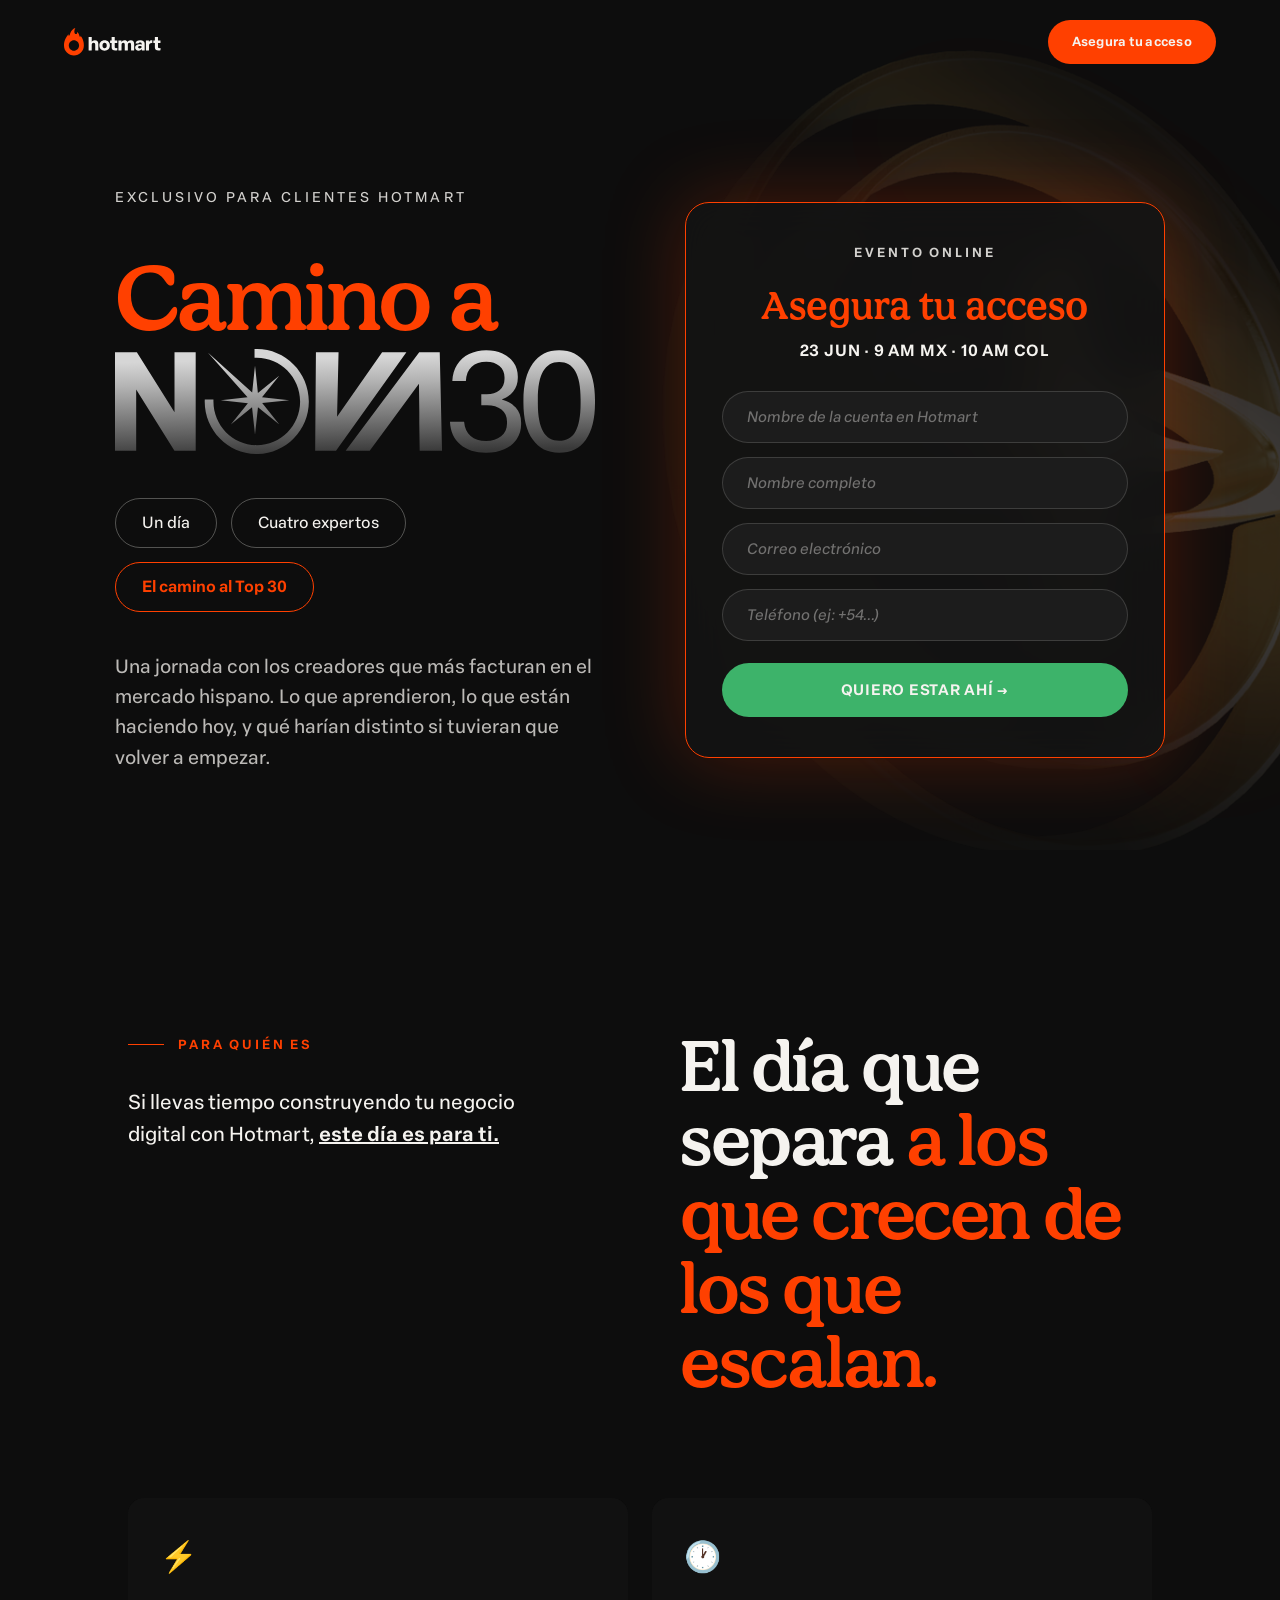
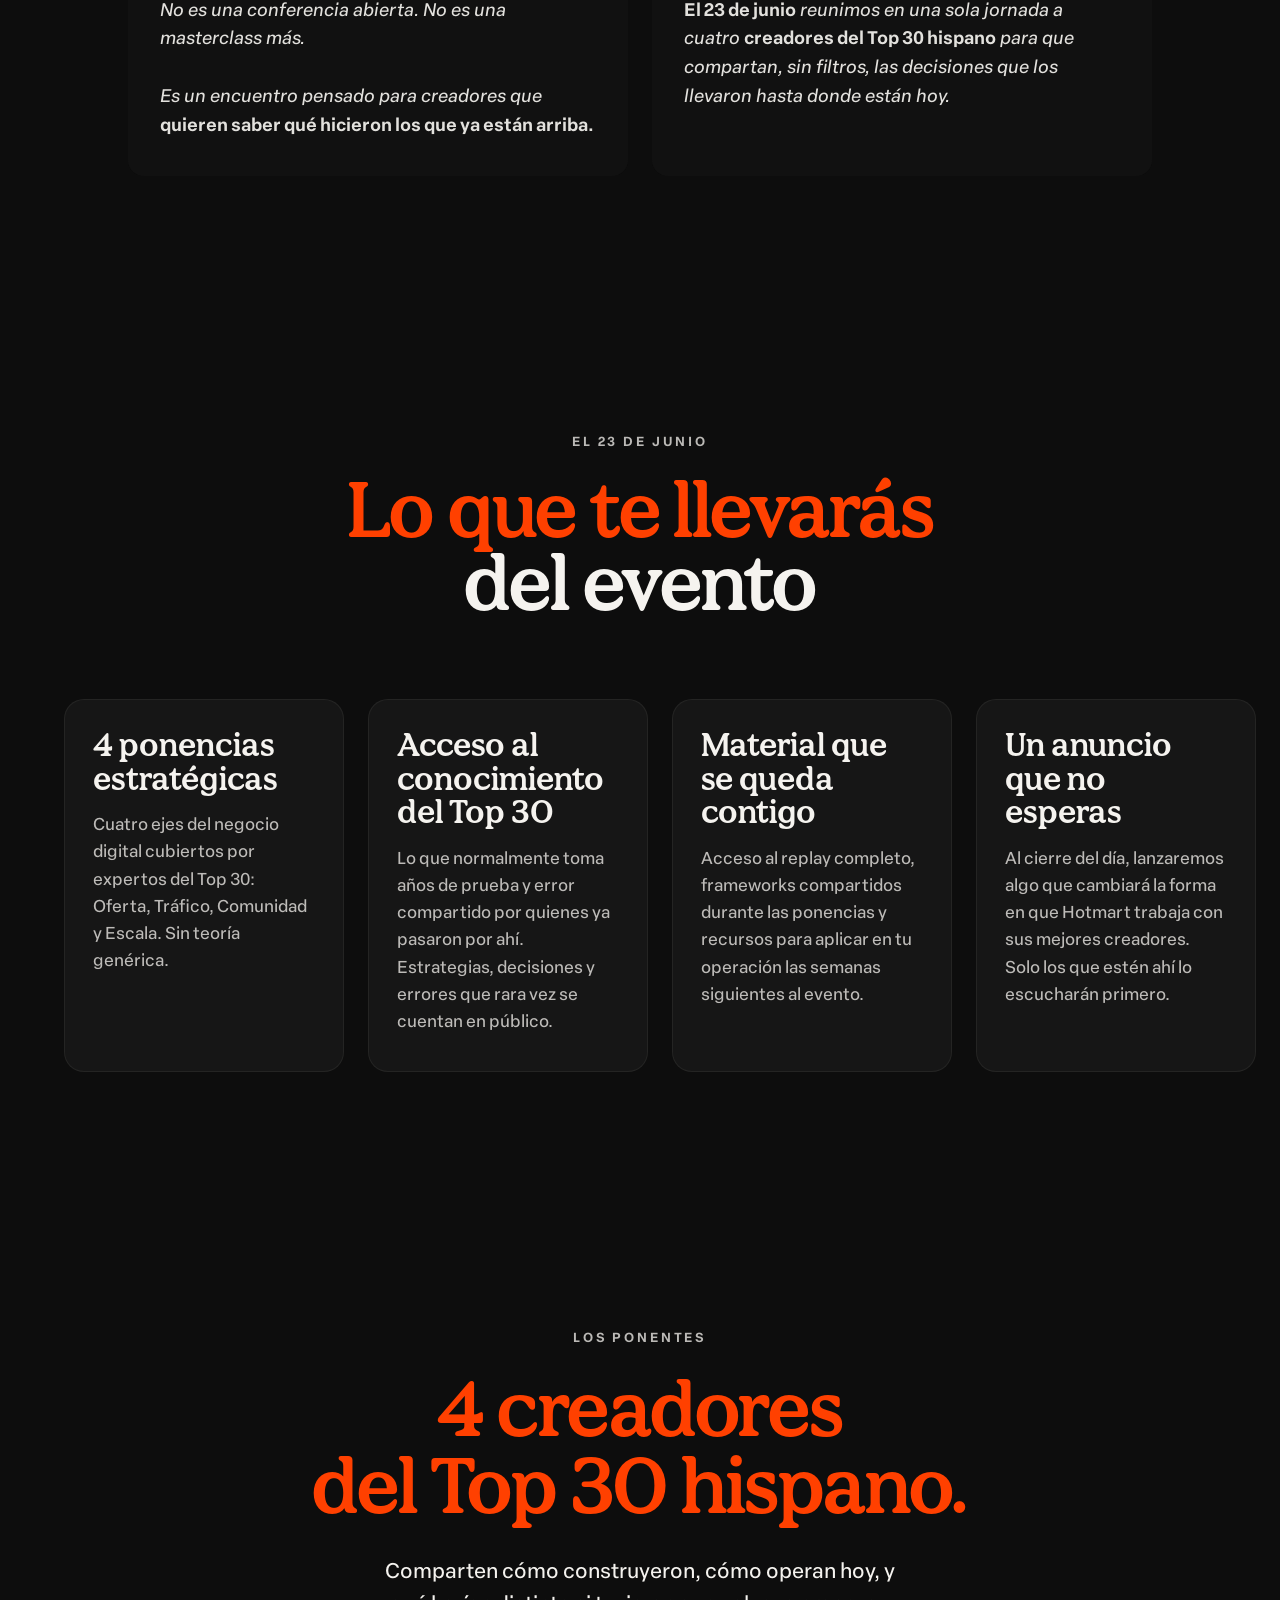
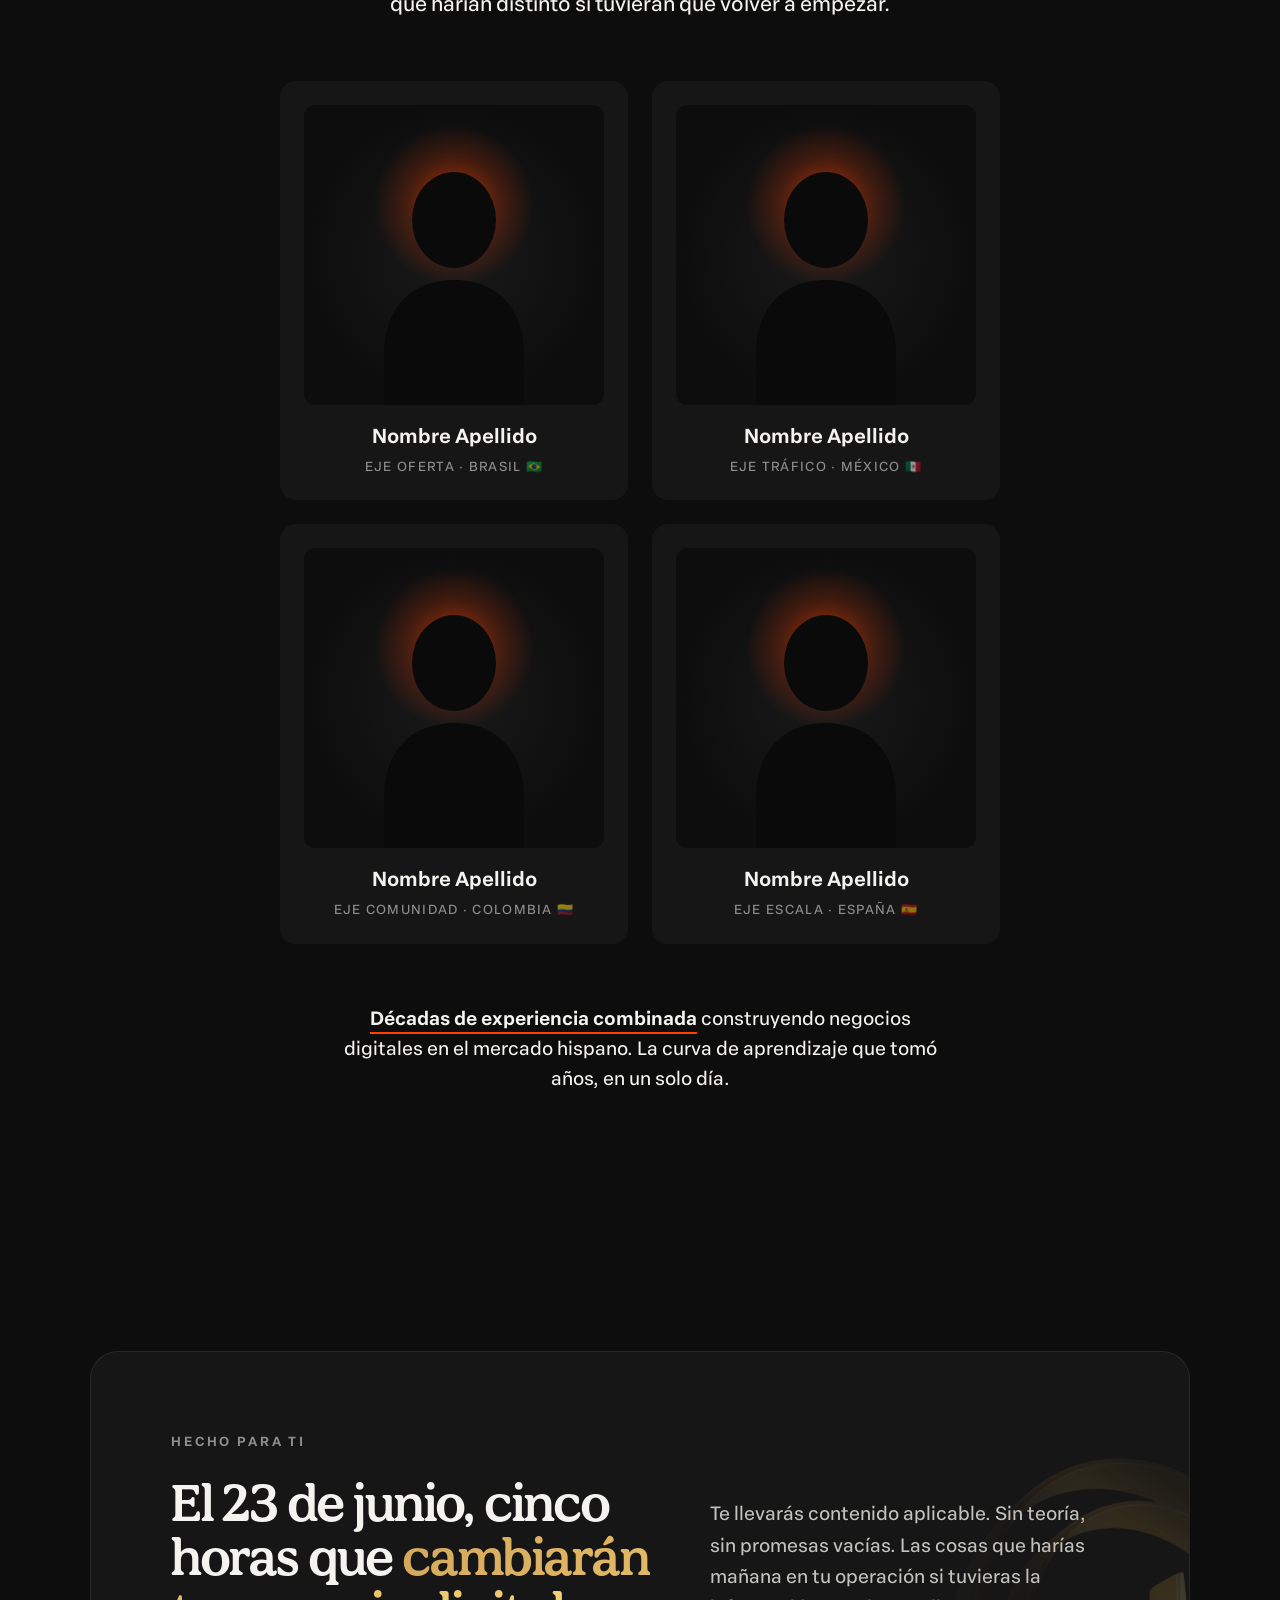
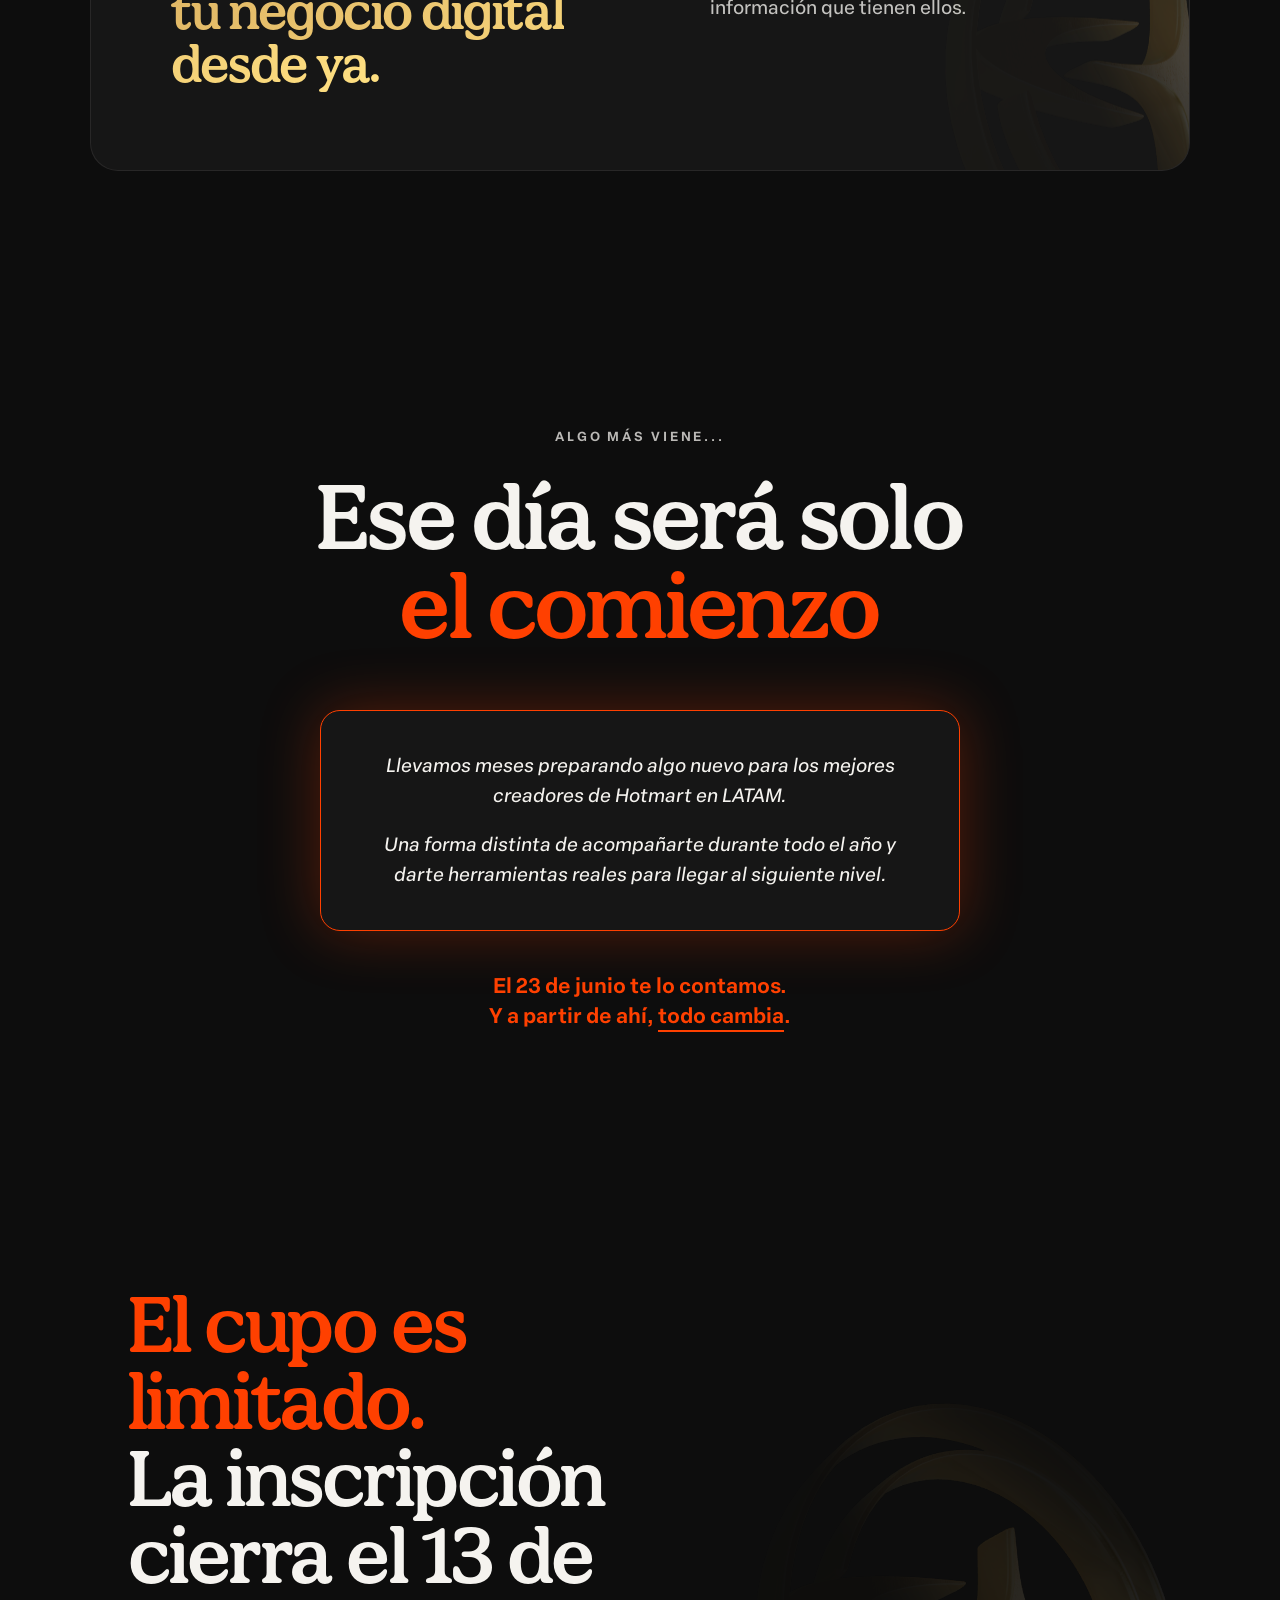
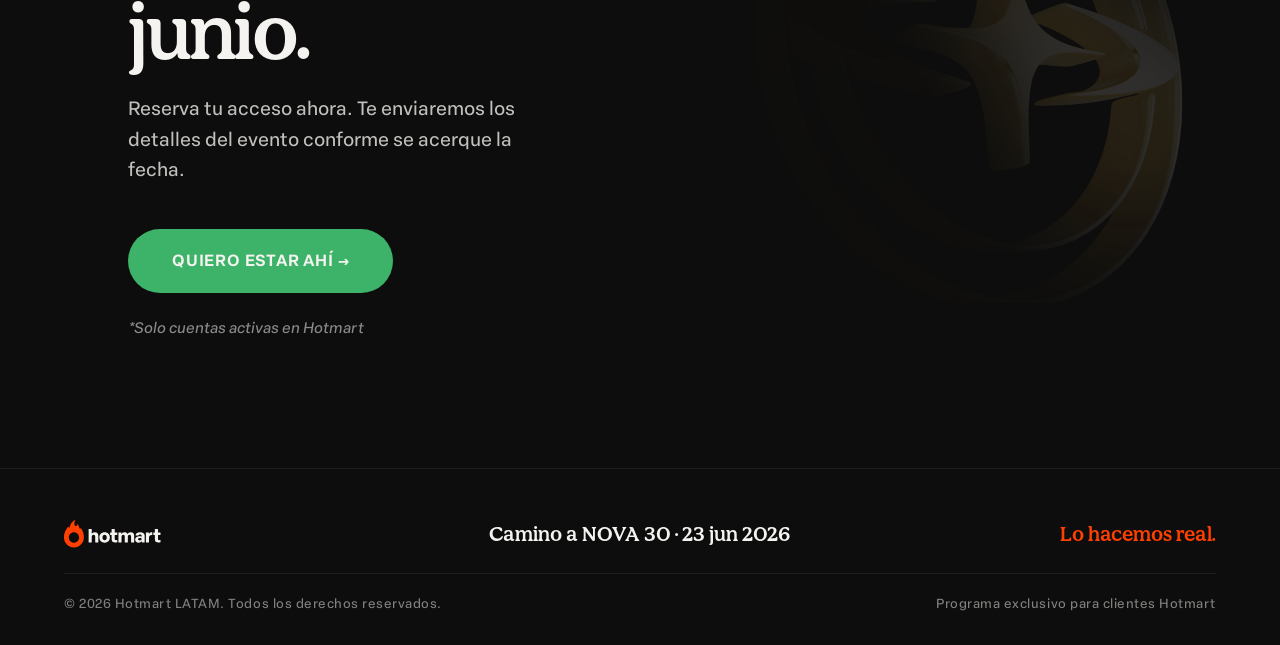
<file: index.html>
<!DOCTYPE html>
<html lang="es">
<head>
<meta charset="UTF-8">
<meta name="viewport" content="width=device-width, initial-scale=1.0">
<title>Camino a NOVA 30 — Hotmart</title>
<meta name="description" content="Una jornada con los creadores que más facturan en el mercado hispano. 23 de junio 2026. Exclusivo para clientes Hotmart.">
<meta property="og:title" content="Camino a NOVA 30 — Hotmart">
<meta property="og:description" content="Un día. Cuatro expertos. El camino al Top 30.">
<meta property="og:type" content="website">
<link rel="preload" href="assets/fonts/HotmartDisplay-Regular.woff2" as="font" type="font/woff2" crossorigin>
<link rel="preload" href="assets/fonts/HotmartSansRegular.woff2" as="font" type="font/woff2" crossorigin>
<link rel="stylesheet" href="css/base.css">
<link rel="stylesheet" href="css/blocks.css">
</head>
<body>

<!-- Grano global -->
<div class="grain-overlay"></div>

<!-- ============ NAV ============ -->
<nav class="nav" id="nav">
  <a href="#hero" class="nav-logo">
    <img src="assets/logos/ES_Hotmart_Logo_02_Color_Negative.svg" alt="Hotmart">
  </a>
  <div class="nav-meta">
    <span>Camino a NOVA 30 · 23 Jun 2026</span>
  </div>
  <a href="#form-target" class="nav-cta">Asegura tu acceso</a>
</nav>

<!-- ============ HERO ============ -->
<section class="hero" id="hero">
  <div class="hero-orb">
    <img src="assets/orbs/orb-gold.svg" alt="">
  </div>

  <div class="hero-content">
    <div class="hero-eyebrow">EXCLUSIVO PARA CLIENTES HOTMART</div>

    <h1>
      <span class="hero-camino display">Camino a</span>
      <span class="hero-nova">
        <img src="assets/logos/nova30-logo.svg" alt="NOVA 30">
      </span>
    </h1>

    <div class="hero-chips">
      <span class="hero-chip">Un día</span>
      <span class="hero-chip">Cuatro expertos</span>
      <span class="hero-chip accent">El camino al Top 30</span>
    </div>

    <p class="hero-subtitle">
      Una jornada con los creadores que más facturan en el mercado hispano. Lo que aprendieron, lo que están haciendo hoy, y qué harían distinto si tuvieran que volver a empezar.
    </p>
  </div>

  <div class="hero-form-wrap" id="form-target">
    <form class="hero-form" id="hero-form" novalidate>
  <p class="form-tag">EVENTO ONLINE</p>
  <h2 class="form-title">Asegura tu acceso</h2>
  <p class="form-date">23 JUN · 9 AM MX · 10 AM COL</p>
      
  <div class="form-field">
    <input list="contas-list" id="conta-input" class="form-input" placeholder="Nombre de la cuenta en Hotmart" required>
    <datalist id="contas-list">
      </datalist>
    <input type="hidden" name="unique_id" id="unique_id_real">
  </div>
  
  <div class="form-field">
    <input type="text" name="name" id="nome-completo" class="form-input" placeholder="Nombre completo" required autocomplete="name">
  </div>
  
  <div class="form-field">
    <input type="email" name="email" id="correo-electronico" class="form-input" placeholder="Correo electrónico" required autocomplete="email">
  </div>
  
  <div class="form-field">
    <input type="tel" name="phone" id="telefono-cliente" class="form-input" placeholder="Teléfono (ej: +54...)" required>
  </div>
  
  <button type="submit" class="form-submit" id="btn-enviar">QUIERO ESTAR AHÍ →</button>
  <div class="form-error" role="alert"></div>
  <div class="form-success" role="status"></div>
</form>
  </div>
</section>

<!-- ============ BLOQUE 2 — PARA QUIÉN ES ============ -->
<section class="para-quien">
  <div class="container">
    <div class="para-quien-grid">
      <div class="reveal">
        <div class="eyebrow">PARA QUIÉN ES</div>
        <p class="para-quien-intro">
          Si llevas tiempo construyendo tu negocio digital con Hotmart, <strong><u>este día es para ti.</u></strong>
        </p>
      </div>
      <div class="reveal" data-reveal-delay="100">
        <h2 class="para-quien-title display">
          El día que separa <em>a los que crecen de los que escalan.</em>
        </h2>
      </div>
    </div>

    <div class="para-quien-cards">
      <div class="pq-card reveal" data-reveal-delay="200">
        <div class="pq-card-icon">⚡</div>
        <p>
          <em>No es una conferencia abierta. No es una masterclass más.</em><br><br>
          Es un encuentro pensado para creadores que <strong>quieren saber qué hicieron los que ya están arriba.</strong>
        </p>
      </div>
      <div class="pq-card reveal" data-reveal-delay="300">
        <div class="pq-card-icon">🕐</div>
        <p>
          <em><strong>El 23 de junio</strong> reunimos en una sola jornada a cuatro <strong>creadores del Top 30 hispano</strong> para que compartan, sin filtros, las decisiones que los llevaron hasta donde están hoy.</em>
        </p>
      </div>
    </div>
  </div>
</section>

<!-- ============ BLOQUE 3 — QUÉ TE LLEVARÁS ============ -->
<section class="que-llevaras">
  <div class="que-llevaras-header reveal">
    <span class="que-llevaras-eyebrow">EL 23 DE JUNIO</span>
    <h2 class="que-llevaras-title display">
      <span class="accent">Lo que te llevarás</span><br>del evento
    </h2>
  </div>

  <div class="cards-carousel">
    <article class="card reveal">
      <h3 class="card-title">4 ponencias estratégicas</h3>
      <p class="card-body">
        Cuatro ejes del negocio digital cubiertos por expertos del Top 30: Oferta, Tráfico, Comunidad y Escala. Sin teoría genérica.
      </p>
      <img src="assets/illustrations/card-01-robot.svg" alt="" class="card-illustration">
    </article>

    <article class="card reveal" data-reveal-delay="100">
      <h3 class="card-title">Acceso al conocimiento del Top 30</h3>
      <p class="card-body">
        Lo que normalmente toma años de prueba y error compartido por quienes ya pasaron por ahí. Estrategias, decisiones y errores que rara vez se cuentan en público.
      </p>
      <img src="assets/illustrations/card-02-astronaut.svg" alt="" class="card-illustration">
    </article>

    <article class="card reveal" data-reveal-delay="200">
      <h3 class="card-title">Material que se queda contigo</h3>
      <p class="card-body">
        Acceso al replay completo, frameworks compartidos durante las ponencias y recursos para aplicar en tu operación las semanas siguientes al evento.
      </p>
      <img src="assets/illustrations/card-03-notebook.svg" alt="" class="card-illustration">
    </article>

    <article class="card reveal" data-reveal-delay="300">
      <h3 class="card-title">Un anuncio que no esperas</h3>
      <p class="card-body">
        Al cierre del día, lanzaremos algo que cambiará la forma en que Hotmart trabaja con sus mejores creadores. Solo los que estén ahí lo escucharán primero.
      </p>
      <img src="assets/illustrations/card-04-bird.svg" alt="" class="card-illustration">
    </article>
  </div>
</section>

<!-- ============ BLOQUE 4 — LOS PONENTES ============ -->
<section class="ponentes">
  <div class="container reveal">
    <div class="ponentes-eyebrow">LOS PONENTES</div>
    <h2 class="ponentes-title display">4 creadores<br>del Top 30 hispano.</h2>
    <p class="ponentes-subtitle">
      Comparten cómo construyeron, cómo operan hoy, y qué harían distinto si tuvieran que volver a empezar.
    </p>

    <div class="ponentes-grid">
      <div class="ponente-card">
        <div class="ponente-img"><img src="assets/speakers/placeholder.svg" alt=""></div>
        <div class="ponente-name">Nombre Apellido</div>
        <div class="ponente-eje">Eje Oferta · Brasil 🇧🇷</div>
      </div>
      <div class="ponente-card">
        <div class="ponente-img"><img src="assets/speakers/placeholder.svg" alt=""></div>
        <div class="ponente-name">Nombre Apellido</div>
        <div class="ponente-eje">Eje Tráfico · México 🇲🇽</div>
      </div>
      <div class="ponente-card">
        <div class="ponente-img"><img src="assets/speakers/placeholder.svg" alt=""></div>
        <div class="ponente-name">Nombre Apellido</div>
        <div class="ponente-eje">Eje Comunidad · Colombia 🇨🇴</div>
      </div>
      <div class="ponente-card">
        <div class="ponente-img"><img src="assets/speakers/placeholder.svg" alt=""></div>
        <div class="ponente-name">Nombre Apellido</div>
        <div class="ponente-eje">Eje Escala · España 🇪🇸</div>
      </div>
    </div>

    <p class="ponentes-footer">
      <strong>Décadas de experiencia combinada</strong> construyendo negocios digitales en el mercado hispano. La curva de aprendizaje que tomó años, en un solo día.
    </p>
  </div>
</section>

<!-- ============ BLOQUE 5 — PERSONALIZADO ============ -->
<section class="personalizado">
  <div class="personalizado-card gold">
    <img src="assets/orbs/orb-gold.svg" alt="" class="personalizado-orb">
    <div class="personalizado-content">
      <div class="personalizado-tag">HECHO PARA TI</div>
      <h2 class="personalizado-title display">
        El 23 de junio, cinco horas que <span class="accent">cambiarán tu negocio digital desde ya.</span>
      </h2>
    </div>
    <div class="personalizado-body">
      <p>Te llevarás contenido aplicable. Sin teoría, sin promesas vacías. Las cosas que harías mañana en tu operación si tuvieras la información que tienen ellos.</p>
    </div>
  </div>
</section>

<!-- ============ BLOQUE 6 — TEASER ============ -->
<section class="teaser">
  <div class="container reveal">
    <div class="teaser-eyebrow">ALGO MÁS VIENE...</div>
    <h2 class="teaser-title display">
      Ese día será solo<br><span class="accent">el comienzo</span>
    </h2>

    <div class="teaser-box reveal" data-reveal-delay="200">
      <p>Llevamos meses preparando algo nuevo para los mejores creadores de Hotmart en LATAM.</p>
      <p>Una forma distinta de acompañarte durante todo el año y darte herramientas reales para llegar al siguiente nivel.</p>
    </div>

    <p class="teaser-payoff reveal" data-reveal-delay="400">
      El 23 de junio te lo contamos.<br>Y a partir de ahí, <strong>todo cambia</strong>.
    </p>
  </div>
</section>

<!-- ============ BLOQUE 7 — CIERRE ============ -->
<section class="cierre" id="cierre">
  <img src="assets/orbs/orb-gold.svg" alt="" class="cierre-orb">
  <div class="container">
    <div class="cierre-content reveal">
      <h2 class="cierre-title display">
        <span class="accent">El cupo es limitado.</span><br>La inscripción cierra el 13 de junio.
      </h2>
      <p class="cierre-subtitle">
        Reserva tu acceso ahora. Te enviaremos los detalles del evento conforme se acerque la fecha.
      </p>
      <a href="#form-target" class="cierre-cta">QUIERO ESTAR AHÍ →</a>
      <p class="cierre-note">*Solo cuentas activas en Hotmart</p>
    </div>
  </div>
</section>

<!-- ============ FOOTER ============ -->
<footer class="footer">
  <div class="footer-grid">
    <div class="footer-logo">
      <img src="assets/logos/ES_Hotmart_Logo_02_Color_Negative.svg" alt="Hotmart">
    </div>
    <div class="footer-event">Camino a NOVA 30 · 23 jun 2026</div>
    <div class="footer-tagline">Lo hacemos real.</div>
  </div>
  <div class="footer-meta">
    <span>© 2026 Hotmart LATAM. Todos los derechos reservados.</span>
    <span>Programa exclusivo para clientes Hotmart</span>
  </div>
</footer>

<script src="js/main.js"></script>

<script>
document.addEventListener('DOMContentLoaded', function() {
    const contasInput = document.getElementById('conta-input');
    const datalist = document.getElementById('contas-list');
    const hiddenInput = document.getElementById('unique_id_real');
    const formElemento = document.getElementById('hero-form');
    
    let nombreGrupoSeleccionado = "";

    // 1. Carrega o arquivo JSON diretamente da raiz da Vercel
    fetch('./comunidad_gold_account_names.json')
        .then(response => {
            if (!response.ok) throw new Error('Archivo de cuentas no encontrado');
            return response.json();
        })
        .then(data => {
            datalist.innerHTML = "";
            data.forEach(item => {
                const option = document.createElement('option');
                option.value = `${item.account_group_name} - ${item.user_account_name}`;
                option.setAttribute('data-id', item.unique_id);
                option.setAttribute('data-grupo', item.account_group_name);
                datalist.appendChild(option);
            });
            console.log("Cuentas cargadas con éxito.");
        })
        .catch(error => console.error('Error al cargar cuentas:', error));

    // 2. Detecta a conta selecionada para extrair o ID e Grupo
    contasInput.addEventListener('input', function() {
        const val = this.value;
        const options = datalist.options;
        hiddenInput.value = "";
        nombreGrupoSeleccionado = "";

        for (let i = 0; i < options.length; i++) {
            if (options[i].value === val) {
                hiddenInput.value = options[i].getAttribute('data-id');
                nombreGrupoSeleccionado = options[i].getAttribute('data-grupo');
                break;
            }
        }
    });

    // 3. Envia os dados para a Serverless Function nativa (/api/subscribe)
    if (formElemento) {
        formElemento.addEventListener('submit', async function(e) {
            e.preventDefault();

            if (!hiddenInput.value) {
                alert("Seleccione su cuenta de Hotmart del menú desplegable. Si no la encuentra entre las opciones, por favor póngase en contacto con su gerente de cuentas.");
                return;
            }

            const datosFormulario = {
                email: document.getElementById('correo-electronico').value,
                nombre: document.getElementById('nome-completo').value,
                telefono: document.getElementById('telefono-cliente').value,
                unique_id: hiddenInput.value,
                nombre_grupo: nombreGrupoSeleccionado
            };

            const botonEnviar = document.getElementById('btn-enviar');
            const textoOriginal = botonEnviar ? botonEnviar.innerText : "QUIERO ESTAR AHÍ →";
            
            if (botonEnviar) {
                botonEnviar.disabled = true;
                botonEnviar.innerText = "Procesando...";
            }

            try {
                const respuesta = await fetch('/api/subscribe', {
                    method: 'POST',
                    headers: { 'Content-Type': 'application/json' },
                    body: JSON.stringify(datosFormulario)
                });

                if (respuesta.ok) {
                    window.location.href = 'gracias.html';
                } else {
                    alert("Hubo un error en la inscripción. Por favor, intente de nuevo.");
                }
            } catch (error) {
                console.error("Error de conexión:", error);
                alert("Error de conexión con el servidor.");
            } finally {
                if (botonEnviar) {
                    botonEnviar.disabled = false;
                    botonEnviar.innerText = textoOriginal;
                }
            }
        });
    }
});
</script>

</body>
</html>
</file>
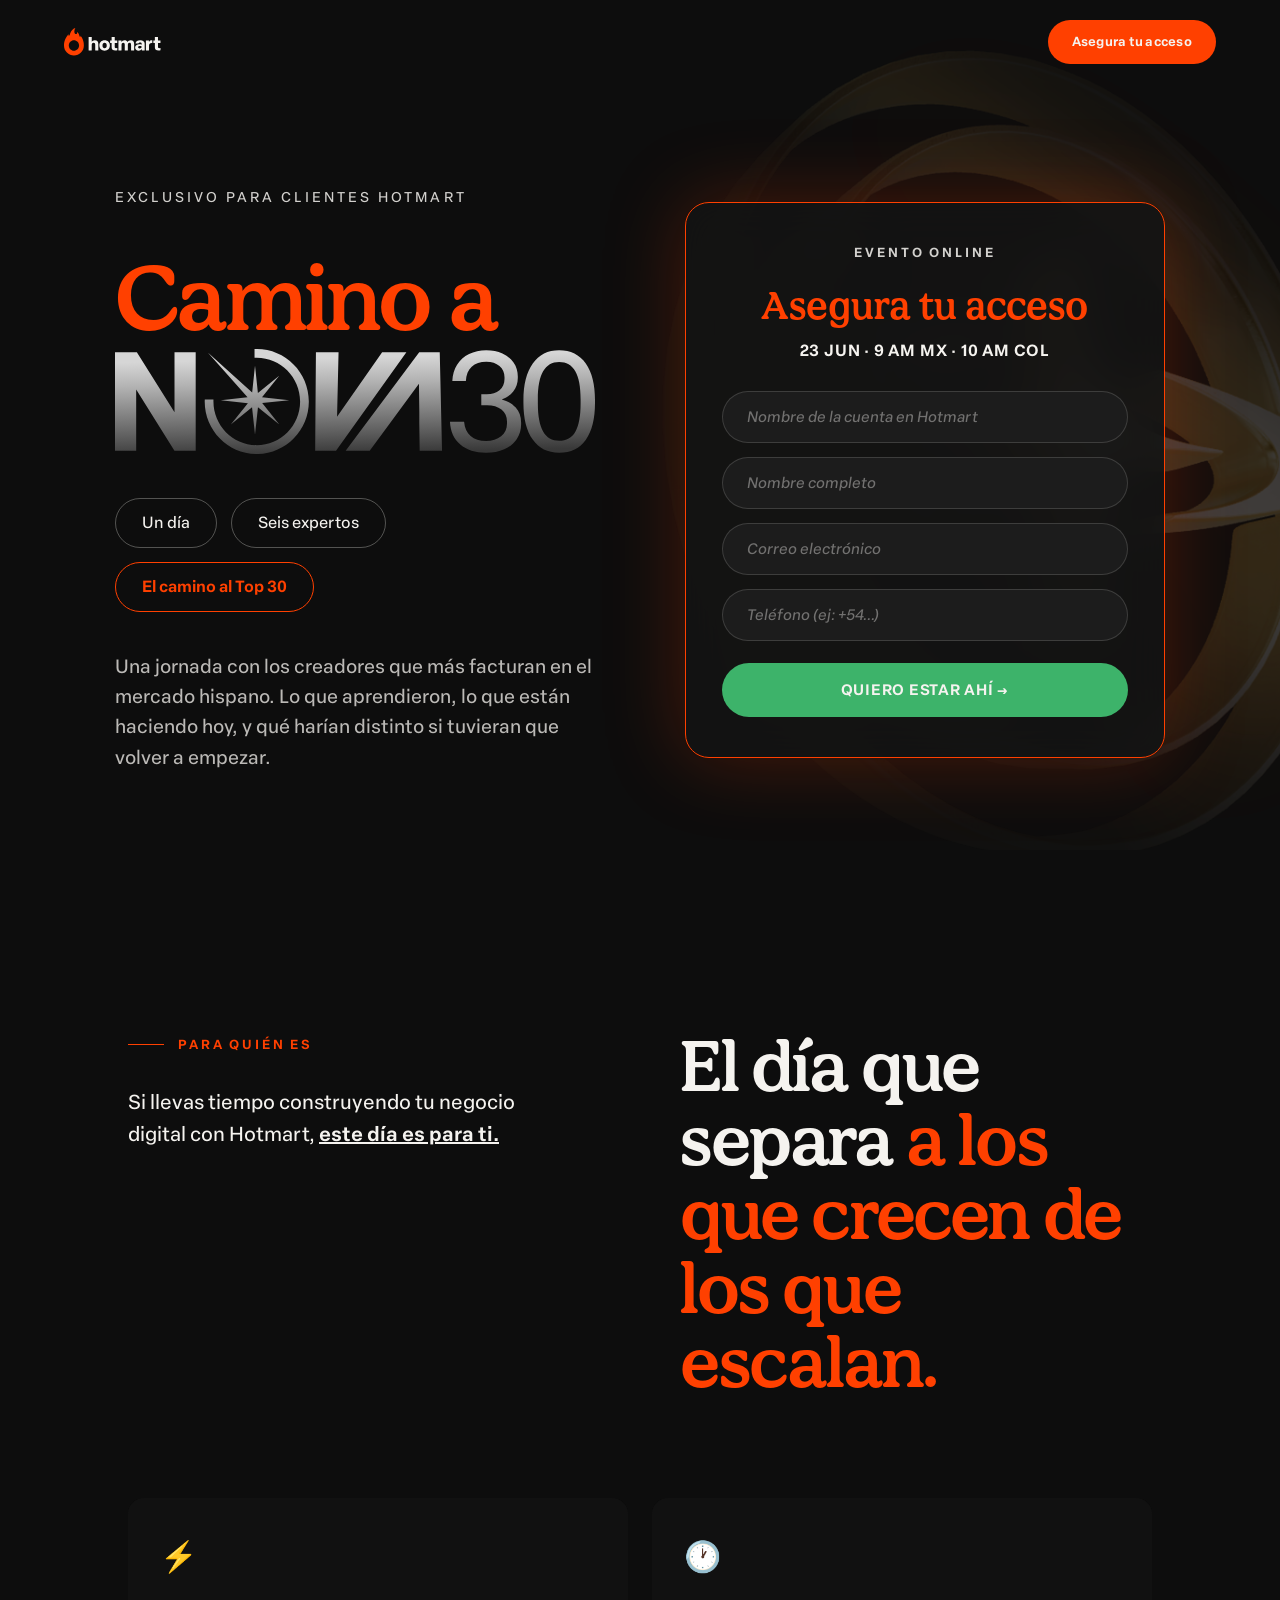
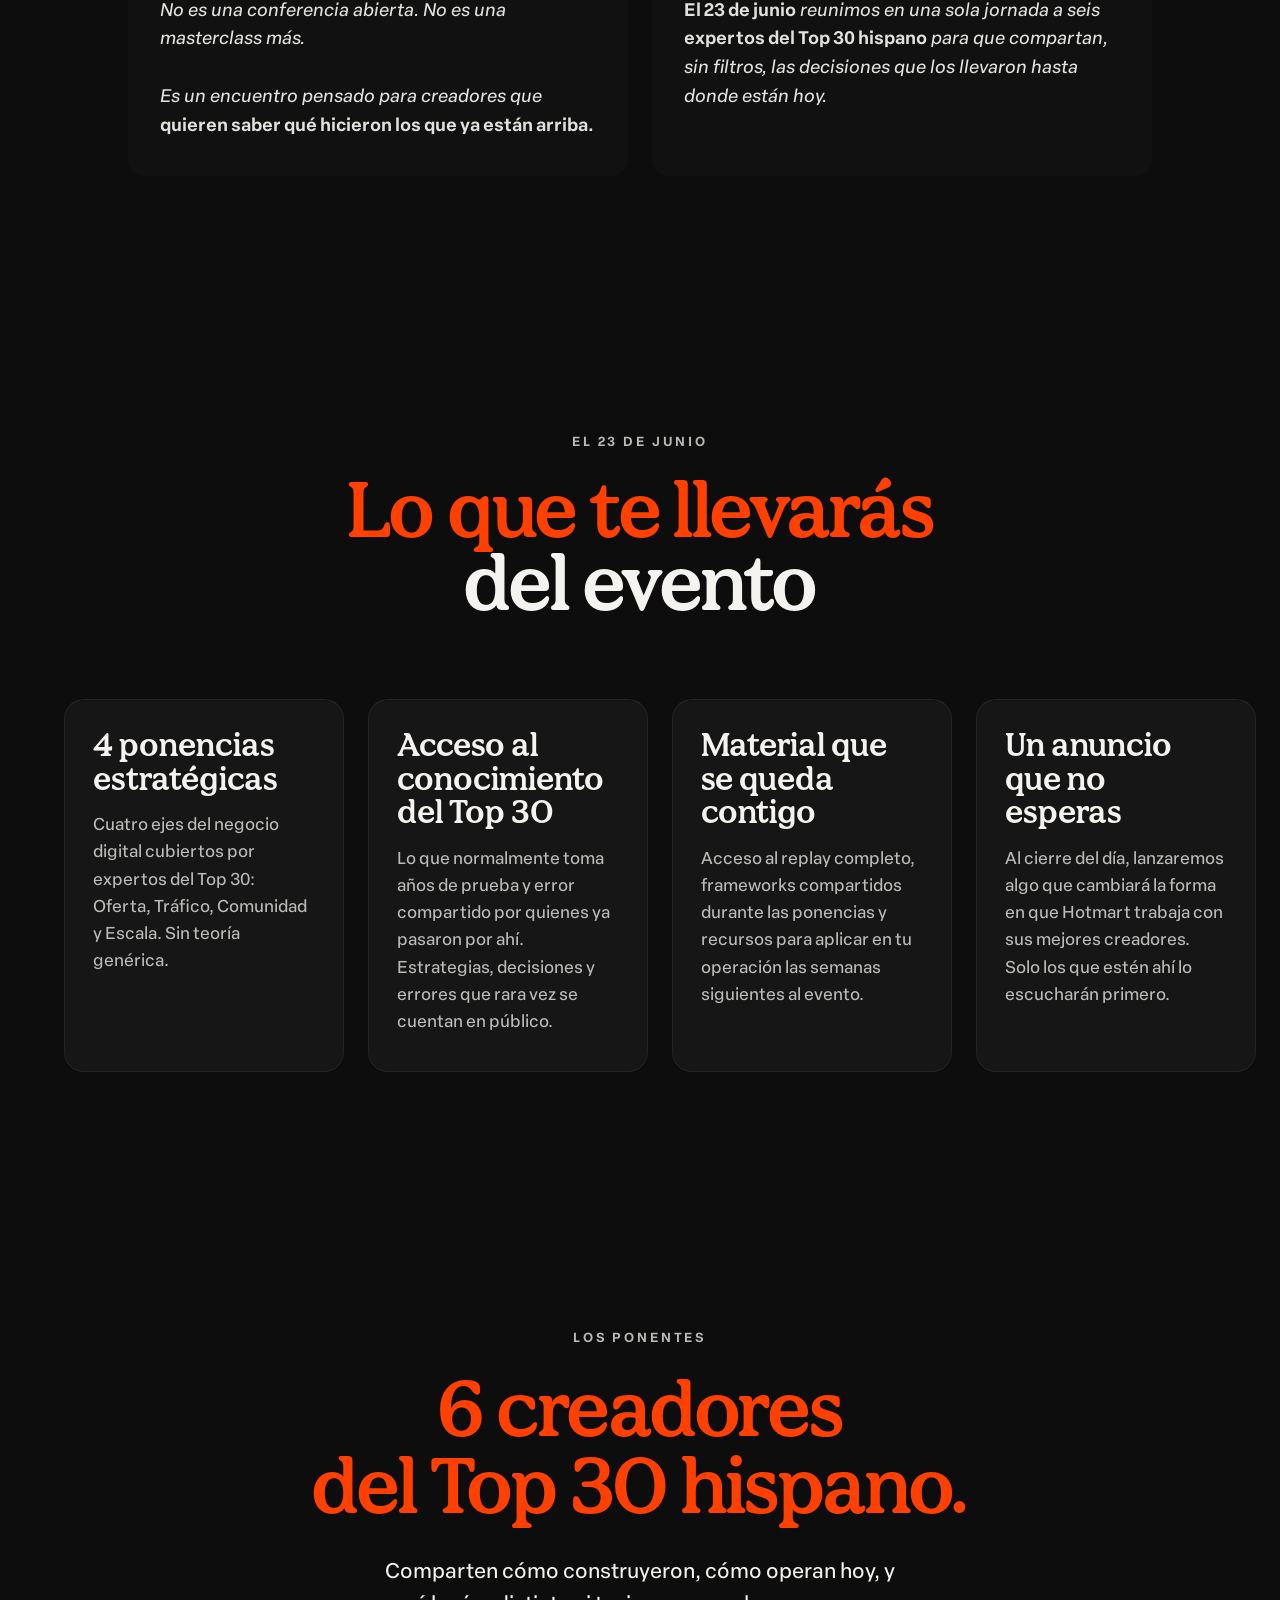
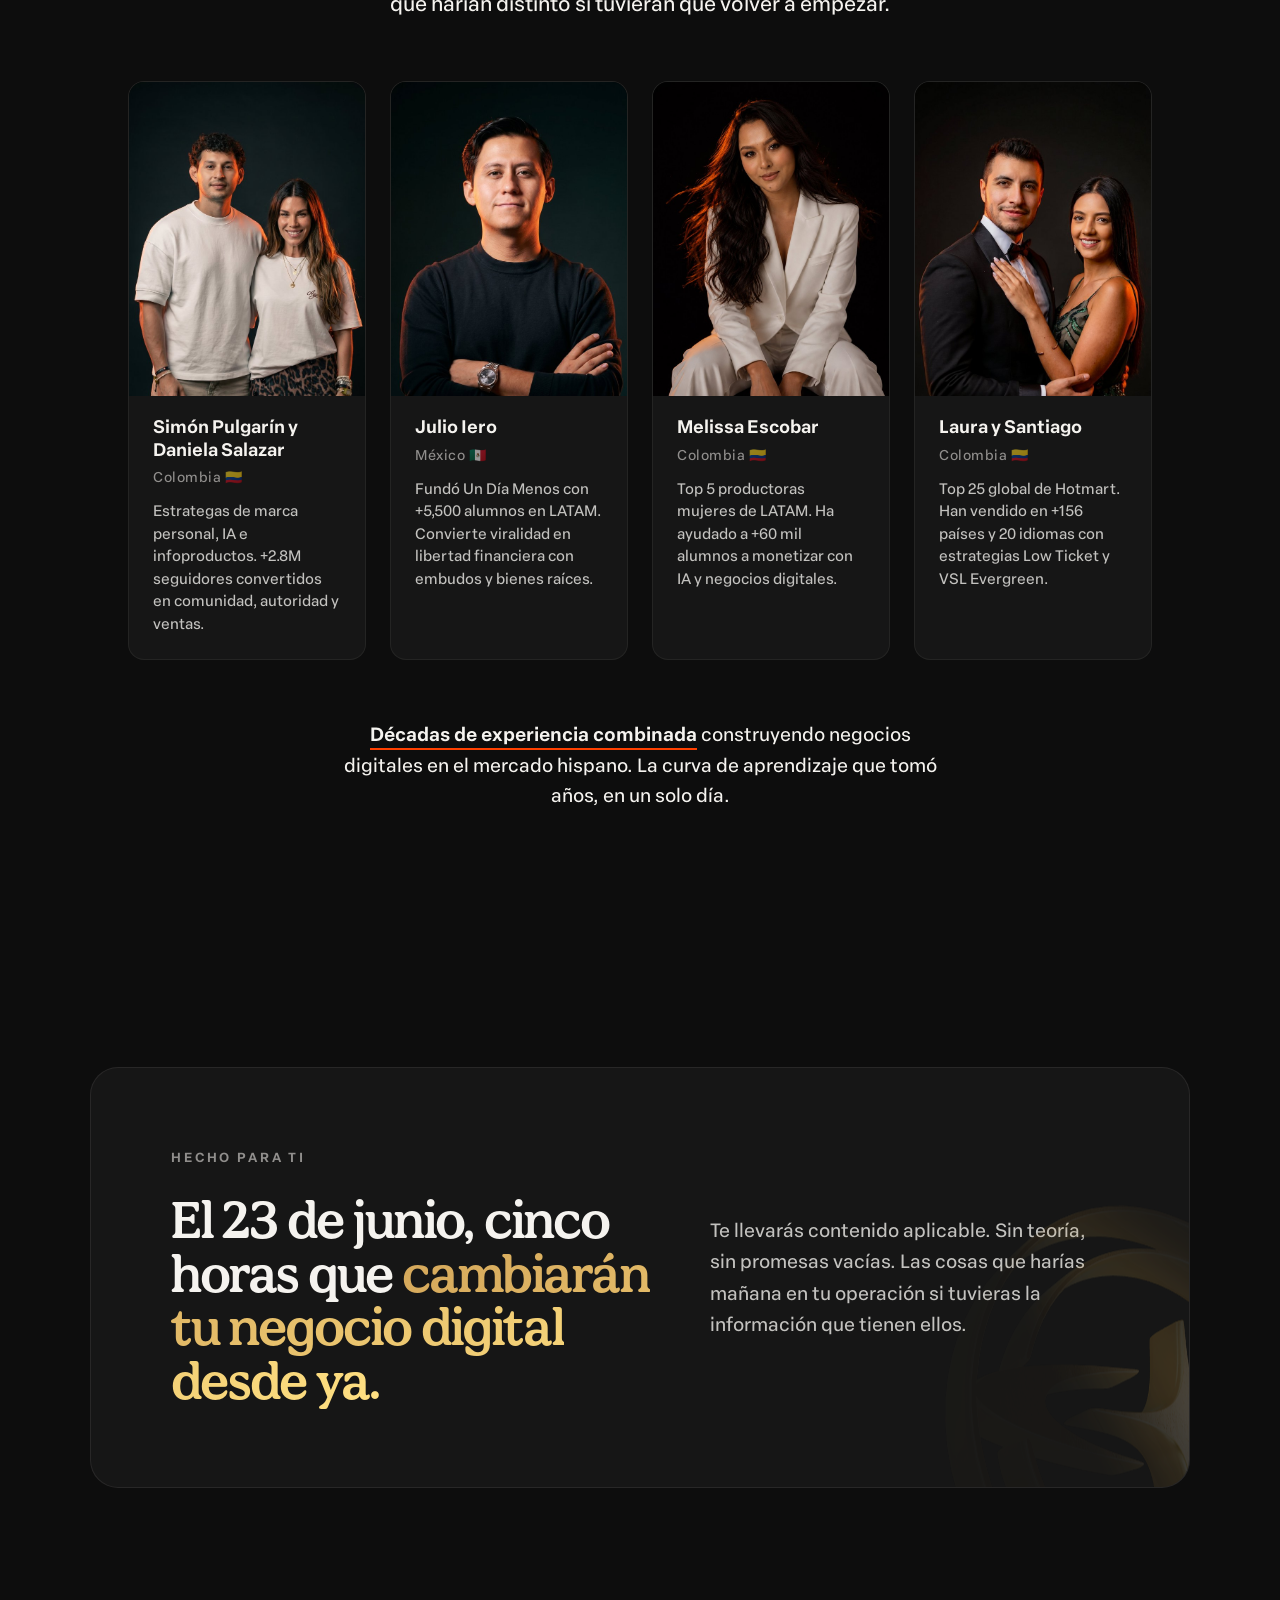
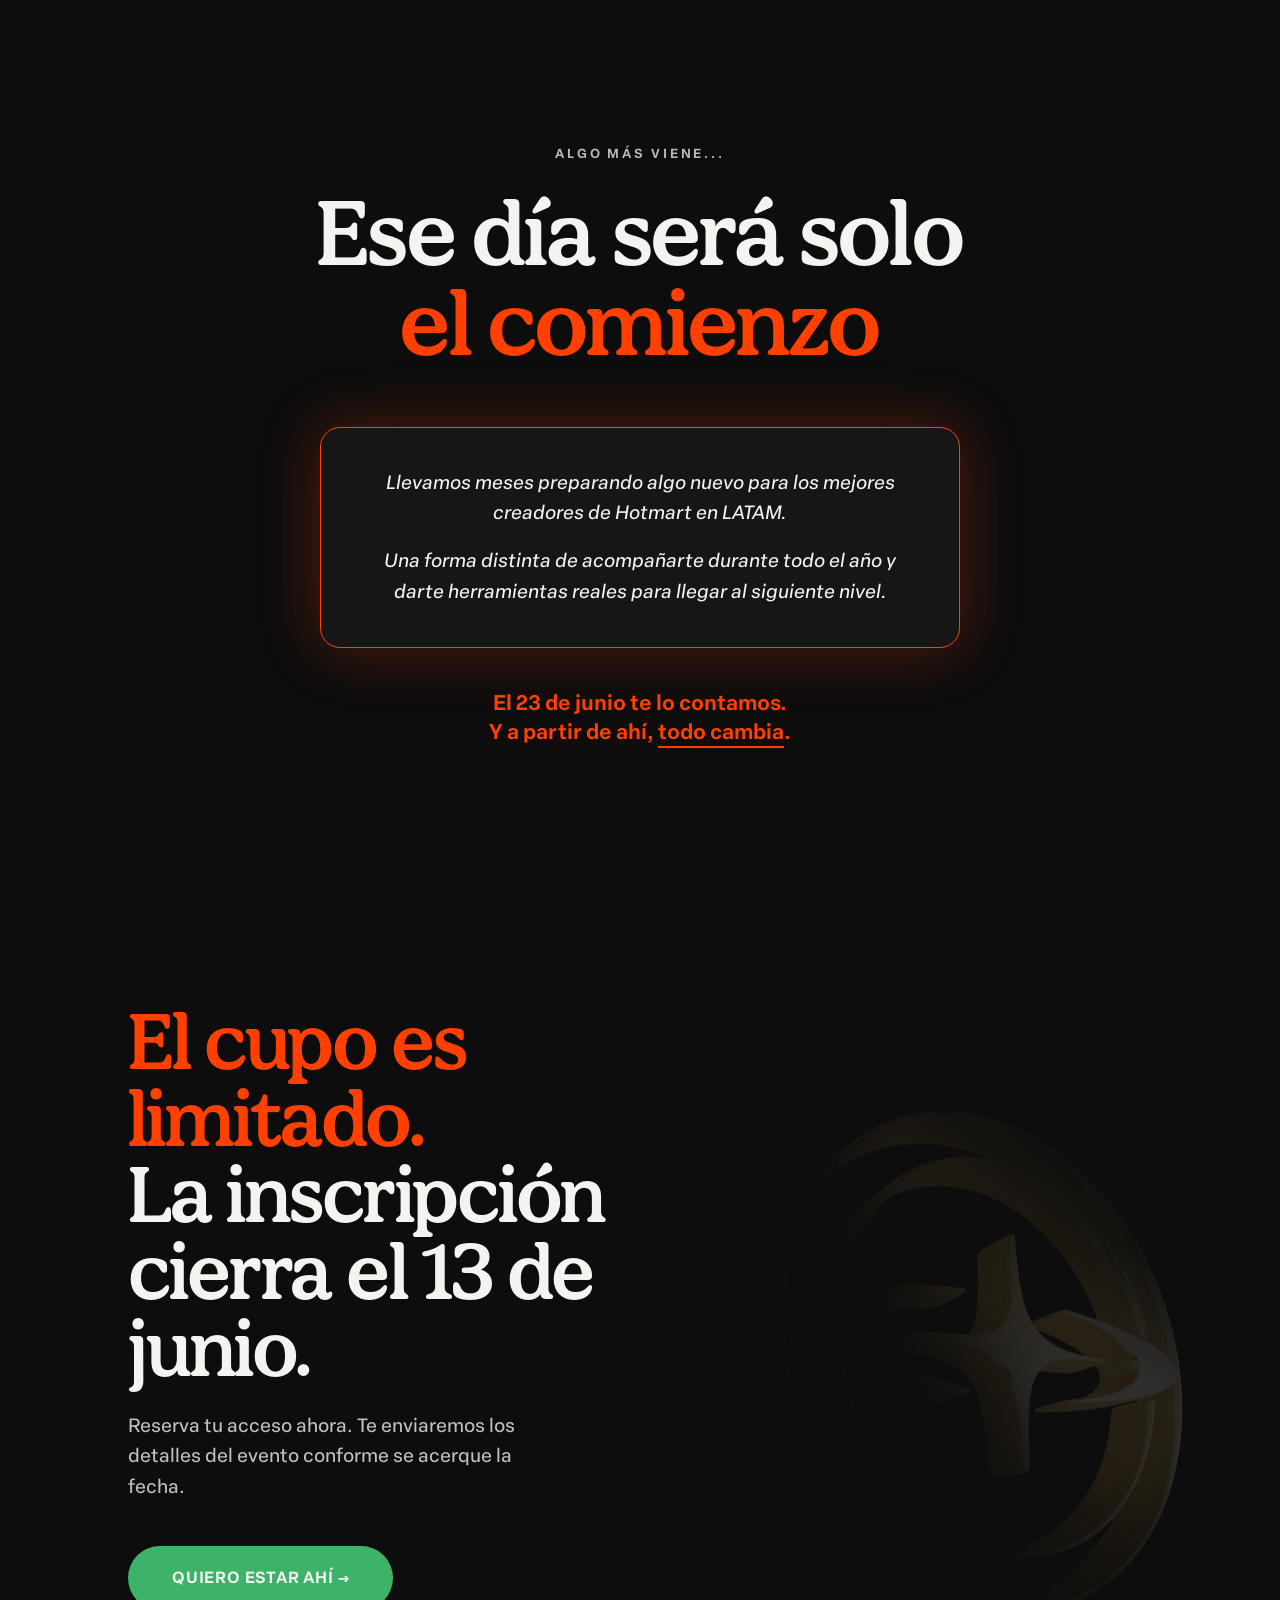
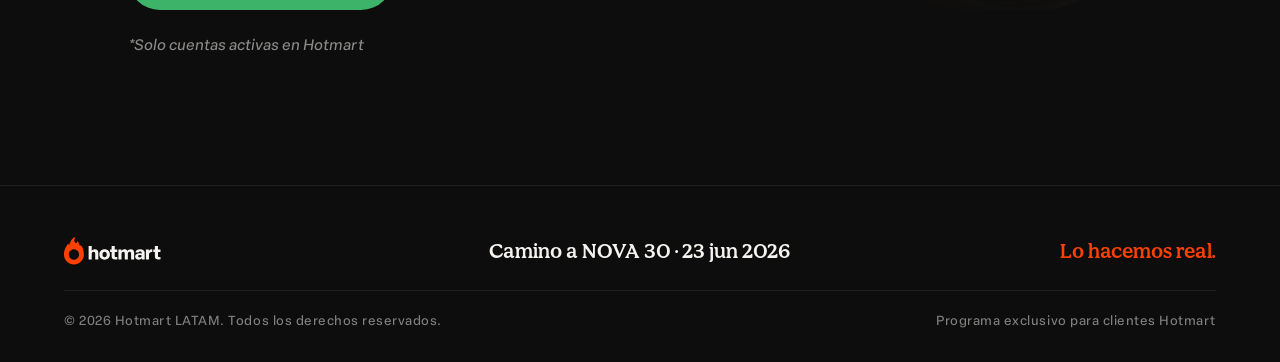
<file: landing-gold/index.html>
<!DOCTYPE html>
<html lang="es">
<head>
<meta charset="UTF-8">
<meta name="viewport" content="width=device-width, initial-scale=1.0">
<title>Camino a NOVA 30 — Hotmart</title>
<meta name="description" content="Una jornada con los creadores que más facturan en el mercado hispano. 23 de junio 2026. Exclusivo para clientes Hotmart.">
<meta property="og:title" content="Camino a NOVA 30 — Hotmart">
<meta property="og:description" content="Un día. Seis expertos. El camino al Top 30.">
<meta property="og:type" content="website">
<link rel="preload" href="assets/fonts/HotmartDisplay-Regular.woff2" as="font" type="font/woff2" crossorigin>
<link rel="preload" href="assets/fonts/HotmartSansRegular.woff2" as="font" type="font/woff2" crossorigin>
<link rel="stylesheet" href="css/base.css">
<link rel="stylesheet" href="css/blocks.css">
  <style>
.speakers-grid {
  display: grid;
  grid-template-columns: repeat(4, 1fr);
  gap: 24px;
  max-width: 1100px;
  margin: 0 auto 60px;
  text-align: left;
}
.speaker-card {
  display: flex;
  flex-direction: column;
  background: var(--black-card);
  border: 1px solid rgba(245, 243, 239, 0.06);
  border-radius: 16px;
  overflow: hidden;
  transition: transform 0.4s var(--ease-out);
}
.speaker-card:hover { transform: translateY(-6px); }
.speaker-card img {
  width: 100%;
  aspect-ratio: 3 / 4;
  object-fit: cover;
  object-position: center top;
  display: block;
  background: #0A0A0A;
}
.speaker-card h3 {
  font-size: 18px;
  line-height: 1.25;
  margin: 20px 24px 6px;
  font-weight: 700;
  color: var(--cream);
}
.speaker-card .speaker-meta {
  font-size: 14px;
  color: rgba(245, 243, 239, 0.55);
  margin: 0 24px 12px;
  letter-spacing: 0.04em;
}
.speaker-card .speaker-bio {
  font-size: 15px;
  line-height: 1.5;
  color: rgba(245, 243, 239, 0.78);
  margin: 0 24px 24px;
}
@media (max-width: 980px) {
  .speakers-grid { grid-template-columns: repeat(2, 1fr); gap: 20px; max-width: 560px; }
}
@media (max-width: 560px) {
  .speakers-grid { grid-template-columns: 1fr; gap: 24px; max-width: 360px; }
}
</style>
</head>
<body>

<!-- Grano global -->
<div class="grain-overlay"></div>

<!-- ============ NAV ============ -->
<nav class="nav" id="nav">
  <a href="#hero" class="nav-logo">
    <img src="assets/logos/ES_Hotmart_Logo_02_Color_Negative.svg" alt="Hotmart">
  </a>
  <div class="nav-meta">
    <span>Camino a NOVA 30 · 23 Jun 2026</span>
  </div>
  <a href="#form-target" class="nav-cta">Asegura tu acceso</a>
</nav>

<!-- ============ HERO ============ -->
<section class="hero" id="hero">
  <div class="hero-orb">
    <img src="assets/orbs/orb-gold.svg" alt="">
  </div>

  <div class="hero-content">
    <div class="hero-eyebrow">EXCLUSIVO PARA CLIENTES HOTMART</div>

    <h1>
      <span class="hero-camino display">Camino a</span>
      <span class="hero-nova">
        <img src="assets/logos/nova30-logo.svg" alt="NOVA 30">
      </span>
    </h1>

    <div class="hero-chips">
      <span class="hero-chip">Un día</span>
      <span class="hero-chip">Seis expertos</span>
      <span class="hero-chip accent">El camino al Top 30</span>
    </div>

    <p class="hero-subtitle">
      Una jornada con los creadores que más facturan en el mercado hispano. Lo que aprendieron, lo que están haciendo hoy, y qué harían distinto si tuvieran que volver a empezar.
    </p>
  </div>

  <div class="hero-form-wrap" id="form-target">
    <form class="hero-form" id="hero-form" novalidate>
  <p class="form-tag">EVENTO ONLINE</p>
  <h2 class="form-title">Asegura tu acceso</h2>
  <p class="form-date">23 JUN · 9 AM MX · 10 AM COL</p>
      
  <div class="form-field">
    <input list="contas-list" id="conta-input" class="form-input" placeholder="Nombre de la cuenta en Hotmart" required>
    <datalist id="contas-list">
      </datalist>
    <input type="hidden" name="unique_id" id="unique_id_real">
  </div>
  
  <div class="form-field">
    <input type="text" name="name" id="nome-completo" class="form-input" placeholder="Nombre completo" required autocomplete="name">
  </div>
  
  <div class="form-field">
    <input type="email" name="email" id="correo-electronico" class="form-input" placeholder="Correo electrónico" required autocomplete="email">
  </div>
  
  <div class="form-field">
    <input type="tel" name="phone" id="telefono-cliente" class="form-input" placeholder="Teléfono (ej: +54...)" required>
  </div>
  
  <button type="submit" class="form-submit" id="btn-enviar">QUIERO ESTAR AHÍ →</button>
  <div class="form-error" role="alert"></div>
  <div class="form-success" role="status"></div>
</form>
  </div>
</section>

<!-- ============ BLOQUE 2 — PARA QUIÉN ES ============ -->
<section class="para-quien">
  <div class="container">
    <div class="para-quien-grid">
      <div class="reveal">
        <div class="eyebrow">PARA QUIÉN ES</div>
        <p class="para-quien-intro">
          Si llevas tiempo construyendo tu negocio digital con Hotmart, <strong><u>este día es para ti.</u></strong>
        </p>
      </div>
      <div class="reveal" data-reveal-delay="100">
        <h2 class="para-quien-title display">
          El día que separa <em>a los que crecen de los que escalan.</em>
        </h2>
      </div>
    </div>

    <div class="para-quien-cards">
      <div class="pq-card reveal" data-reveal-delay="200">
        <div class="pq-card-icon">⚡</div>
        <p>
          <em>No es una conferencia abierta. No es una masterclass más.</em><br><br>
          Es un encuentro pensado para creadores que <strong>quieren saber qué hicieron los que ya están arriba.</strong>
        </p>
      </div>
      <div class="pq-card reveal" data-reveal-delay="300">
        <div class="pq-card-icon">🕐</div>
        <p>
          <em><strong>El 23 de junio</strong> reunimos en una sola jornada a seis <strong>expertos del Top 30 hispano</strong> para que compartan, sin filtros, las decisiones que los llevaron hasta donde están hoy.</em>
        </p>
      </div>
    </div>
  </div>
</section>

<!-- ============ BLOQUE 3 — QUÉ TE LLEVARÁS ============ -->
<section class="que-llevaras">
  <div class="que-llevaras-header reveal">
    <span class="que-llevaras-eyebrow">EL 23 DE JUNIO</span>
    <h2 class="que-llevaras-title display">
      <span class="accent">Lo que te llevarás</span><br>del evento
    </h2>
  </div>

  <div class="cards-carousel">
    <article class="card reveal">
      <h3 class="card-title">4 ponencias estratégicas</h3>
      <p class="card-body">
        Cuatro ejes del negocio digital cubiertos por expertos del Top 30: Oferta, Tráfico, Comunidad y Escala. Sin teoría genérica.
      </p>
      <img src="assets/illustrations/card-01-robot.svg" alt="" class="card-illustration">
    </article>

    <article class="card reveal" data-reveal-delay="100">
      <h3 class="card-title">Acceso al conocimiento del Top 30</h3>
      <p class="card-body">
        Lo que normalmente toma años de prueba y error compartido por quienes ya pasaron por ahí. Estrategias, decisiones y errores que rara vez se cuentan en público.
      </p>
      <img src="assets/illustrations/card-02-astronaut.svg" alt="" class="card-illustration">
    </article>

    <article class="card reveal" data-reveal-delay="200">
      <h3 class="card-title">Material que se queda contigo</h3>
      <p class="card-body">
        Acceso al replay completo, frameworks compartidos durante las ponencias y recursos para aplicar en tu operación las semanas siguientes al evento.
      </p>
      <img src="assets/illustrations/card-03-notebook.svg" alt="" class="card-illustration">
    </article>

    <article class="card reveal" data-reveal-delay="300">
      <h3 class="card-title">Un anuncio que no esperas</h3>
      <p class="card-body">
        Al cierre del día, lanzaremos algo que cambiará la forma en que Hotmart trabaja con sus mejores creadores. Solo los que estén ahí lo escucharán primero.
      </p>
      <img src="assets/illustrations/card-04-bird.svg" alt="" class="card-illustration">
    </article>
  </div>
</section>

<!-- ============ BLOQUE 4 — LOS PONENTES ============ -->
<section class="ponentes">
  <div class="container reveal">
    <div class="ponentes-eyebrow">LOS PONENTES</div>
    <h2 class="ponentes-title display">6 creadores<br>del Top 30 hispano.</h2>
    <p class="ponentes-subtitle">
      Comparten cómo construyeron, cómo operan hoy, y qué harían distinto si tuvieran que volver a empezar.
    </p>

    <div class="speakers-grid">

      <article class="speaker-card reveal">
        <img src="assets/speakers/simon-daniela.jpg" alt="Simón Pulgarín y Daniela Salazar" loading="lazy">
        <h3>Simón Pulgarín y Daniela Salazar</h3>
        <p class="speaker-meta">Colombia 🇨🇴</p>
        <p class="speaker-bio">Estrategas de marca personal, IA e infoproductos. +2.8M seguidores convertidos en comunidad, autoridad y ventas.</p>
      </article>

      <article class="speaker-card reveal" data-reveal-delay="100">
        <img src="assets/speakers/julio-iero.jpg" alt="Julio Iero" loading="lazy">
        <h3>Julio Iero</h3>
        <p class="speaker-meta">México 🇲🇽</p>
        <p class="speaker-bio">Fundó Un Día Menos con +5,500 alumnos en LATAM. Convierte viralidad en libertad financiera con embudos y bienes raíces.</p>
      </article>

      <article class="speaker-card reveal" data-reveal-delay="200">
        <img src="assets/speakers/melissa-escobar.jpg" alt="Melissa Escobar" loading="lazy">
        <h3>Melissa Escobar</h3>
        <p class="speaker-meta">Colombia 🇨🇴</p>
        <p class="speaker-bio">Top 5 productoras mujeres de LATAM. Ha ayudado a +60 mil alumnos a monetizar con IA y negocios digitales.</p>
      </article>

      <article class="speaker-card reveal" data-reveal-delay="300">
        <img src="assets/speakers/laura-santiago.jpg" alt="Laura y Santiago" loading="lazy">
        <h3>Laura y Santiago</h3>
        <p class="speaker-meta">Colombia 🇨🇴</p>
        <p class="speaker-bio">Top 25 global de Hotmart. Han vendido en +156 países y 20 idiomas con estrategias Low Ticket y VSL Evergreen.</p>
      </article>

    </div>

    <p class="ponentes-footer">
      <strong>Décadas de experiencia combinada</strong> construyendo negocios digitales en el mercado hispano. La curva de aprendizaje que tomó años, en un solo día.
    </p>
  </div>
</section>

<!-- ============ BLOQUE 5 — PERSONALIZADO ============ -->
<section class="personalizado">
  <div class="personalizado-card gold">
    <img src="assets/orbs/orb-gold.svg" alt="" class="personalizado-orb">
    <div class="personalizado-content">
      <div class="personalizado-tag">HECHO PARA TI</div>
      <h2 class="personalizado-title display">
        El 23 de junio, cinco horas que <span class="accent">cambiarán tu negocio digital desde ya.</span>
      </h2>
    </div>
    <div class="personalizado-body">
      <p>Te llevarás contenido aplicable. Sin teoría, sin promesas vacías. Las cosas que harías mañana en tu operación si tuvieras la información que tienen ellos.</p>
    </div>
  </div>
</section>

<!-- ============ BLOQUE 6 — TEASER ============ -->
<section class="teaser">
  <div class="container reveal">
    <div class="teaser-eyebrow">ALGO MÁS VIENE...</div>
    <h2 class="teaser-title display">
      Ese día será solo<br><span class="accent">el comienzo</span>
    </h2>

    <div class="teaser-box reveal" data-reveal-delay="200">
      <p>Llevamos meses preparando algo nuevo para los mejores creadores de Hotmart en LATAM.</p>
      <p>Una forma distinta de acompañarte durante todo el año y darte herramientas reales para llegar al siguiente nivel.</p>
    </div>

    <p class="teaser-payoff reveal" data-reveal-delay="400">
      El 23 de junio te lo contamos.<br>Y a partir de ahí, <strong>todo cambia</strong>.
    </p>
  </div>
</section>

<!-- ============ BLOQUE 7 — CIERRE ============ -->
<section class="cierre" id="cierre">
  <img src="assets/orbs/orb-gold.svg" alt="" class="cierre-orb">
  <div class="container">
    <div class="cierre-content reveal">
      <h2 class="cierre-title display">
        <span class="accent">El cupo es limitado.</span><br>La inscripción cierra el 13 de junio.
      </h2>
      <p class="cierre-subtitle">
        Reserva tu acceso ahora. Te enviaremos los detalles del evento conforme se acerque la fecha.
      </p>
      <a href="#form-target" class="cierre-cta">QUIERO ESTAR AHÍ →</a>
      <p class="cierre-note">*Solo cuentas activas en Hotmart</p>
    </div>
  </div>
</section>

<!-- ============ FOOTER ============ -->
<footer class="footer">
  <div class="footer-grid">
    <div class="footer-logo">
      <img src="assets/logos/ES_Hotmart_Logo_02_Color_Negative.svg" alt="Hotmart">
    </div>
    <div class="footer-event">Camino a NOVA 30 · 23 jun 2026</div>
    <div class="footer-tagline">Lo hacemos real.</div>
  </div>
  <div class="footer-meta">
    <span>© 2026 Hotmart LATAM. Todos los derechos reservados.</span>
    <span>Programa exclusivo para clientes Hotmart</span>
  </div>
</footer>

<script src="js/main.js"></script>

<script>
document.addEventListener('DOMContentLoaded', function() {
    const contasInput = document.getElementById('conta-input');
    const datalist = document.getElementById('contas-list');
    const hiddenInput = document.getElementById('unique_id_real');
    const formElemento = document.getElementById('hero-form');
    
    let nombreGrupoSeleccionado = "";

    // 1. Carrega o arquivo JSON
    fetch('./comunidad_gold_account_names.json')
        .then(response => {
            if (!response.ok) throw new Error('Archivo de cuentas no encontrado');
            return response.json();
        })
        .then(data => {
            datalist.innerHTML = "";
            data.forEach(item => {
                const option = document.createElement('option');
                option.value = `${item.account_group_name} - ${item.user_account_name}`;
                option.setAttribute('data-id', item.unique_id);
                option.setAttribute('data-grupo', item.account_group_name);
                datalist.appendChild(option);
            });
        })
        .catch(error => console.error('Error al cargar cuentas:', error));

    // 2. Detecta a conta selecionada
    contasInput.addEventListener('input', function() {
        const val = this.value;
        const options = datalist.options;
        hiddenInput.value = "";
        nombreGrupoSeleccionado = "";

        for (let i = 0; i < options.length; i++) {
            if (options[i].value === val) {
                hiddenInput.value = options[i].getAttribute('data-id');
                nombreGrupoSeleccionado = options[i].getAttribute('data-grupo');
                break;
            }
        }
    });

    // 3. Envia os dados e valida
    if (formElemento) {
        // O "true" no final ativa a Fase de Captura, forçando este script a rodar ANTES do main.js
        formElemento.addEventListener('submit', async function(e) {
            
            // Bloqueia preventivamente qualquer outra ação
            e.preventDefault();
            e.stopPropagation();
            e.stopImmediatePropagation();

            if (!hiddenInput.value) {
                alert("Seleccione su cuenta de Hotmart del menú desplegable. Si no la encuentra entre las opciones, por favor póngase en contacto con su gerente de cuentas.");
                
                // Mantém o usuário na página e foca no campo para ele corrigir (Recomendado)
                contasInput.focus();
                
                // Se preferir forçar o recarregamento (vai apagar os outros campos), remova as barras da linha abaixo:
                // window.location.reload(); 
                
                return;
            }

            // Se passou na validação, coleta os dados
            const datosFormulario = {
                email: document.getElementById('correo-electronico').value,
                nombre: document.getElementById('nome-completo').value,
                telefono: document.getElementById('telefono-cliente').value,
                unique_id: hiddenInput.value,
                nombre_grupo: nombreGrupoSeleccionado
            };

            const botonEnviar = document.getElementById('btn-enviar');
            const textoOriginal = botonEnviar ? botonEnviar.innerText : "QUIERO ESTAR AHÍ →";
            
            if (botonEnviar) {
                botonEnviar.disabled = true;
                botonEnviar.innerText = "Procesando...";
            }

            try {
                const respuesta = await fetch('/api/subscribe', {
                    method: 'POST',
                    headers: { 'Content-Type': 'application/json' },
                    body: JSON.stringify(datosFormulario)
                });

                if (respuesta.ok) {
                    window.location.href = 'gracias.html';
                } else {
                    alert("Hubo un error en la inscripción. Por favor, intente de nuevo.");
                }
            } catch (error) {
                console.error("Error de conexión:", error);
                alert("Error de conexión con el servidor.");
            } finally {
                if (botonEnviar) {
                    botonEnviar.disabled = false;
                    botonEnviar.innerText = textoOriginal;
                }
            }
        }, true); // <-- Este "true" é a peça-chave que resolve o problema.
    }
});
</script>

</body>
</html>
</file>
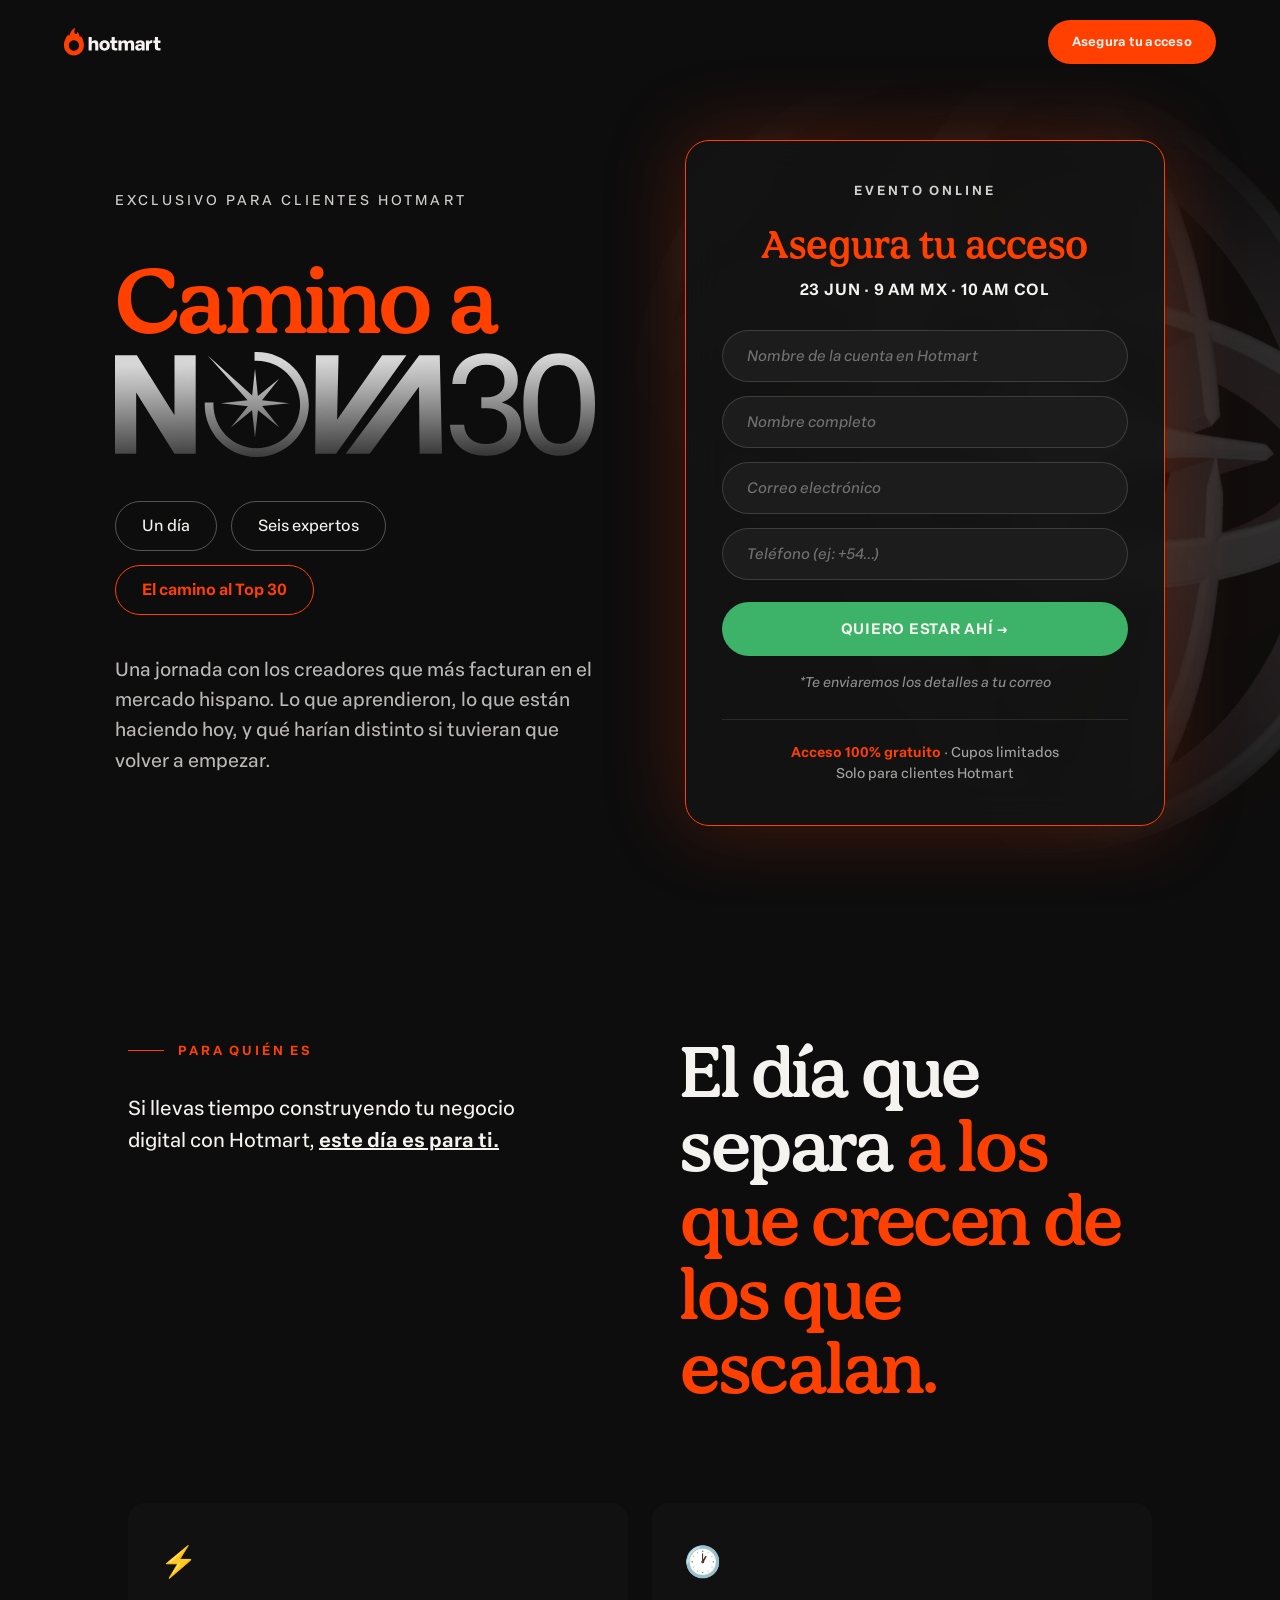
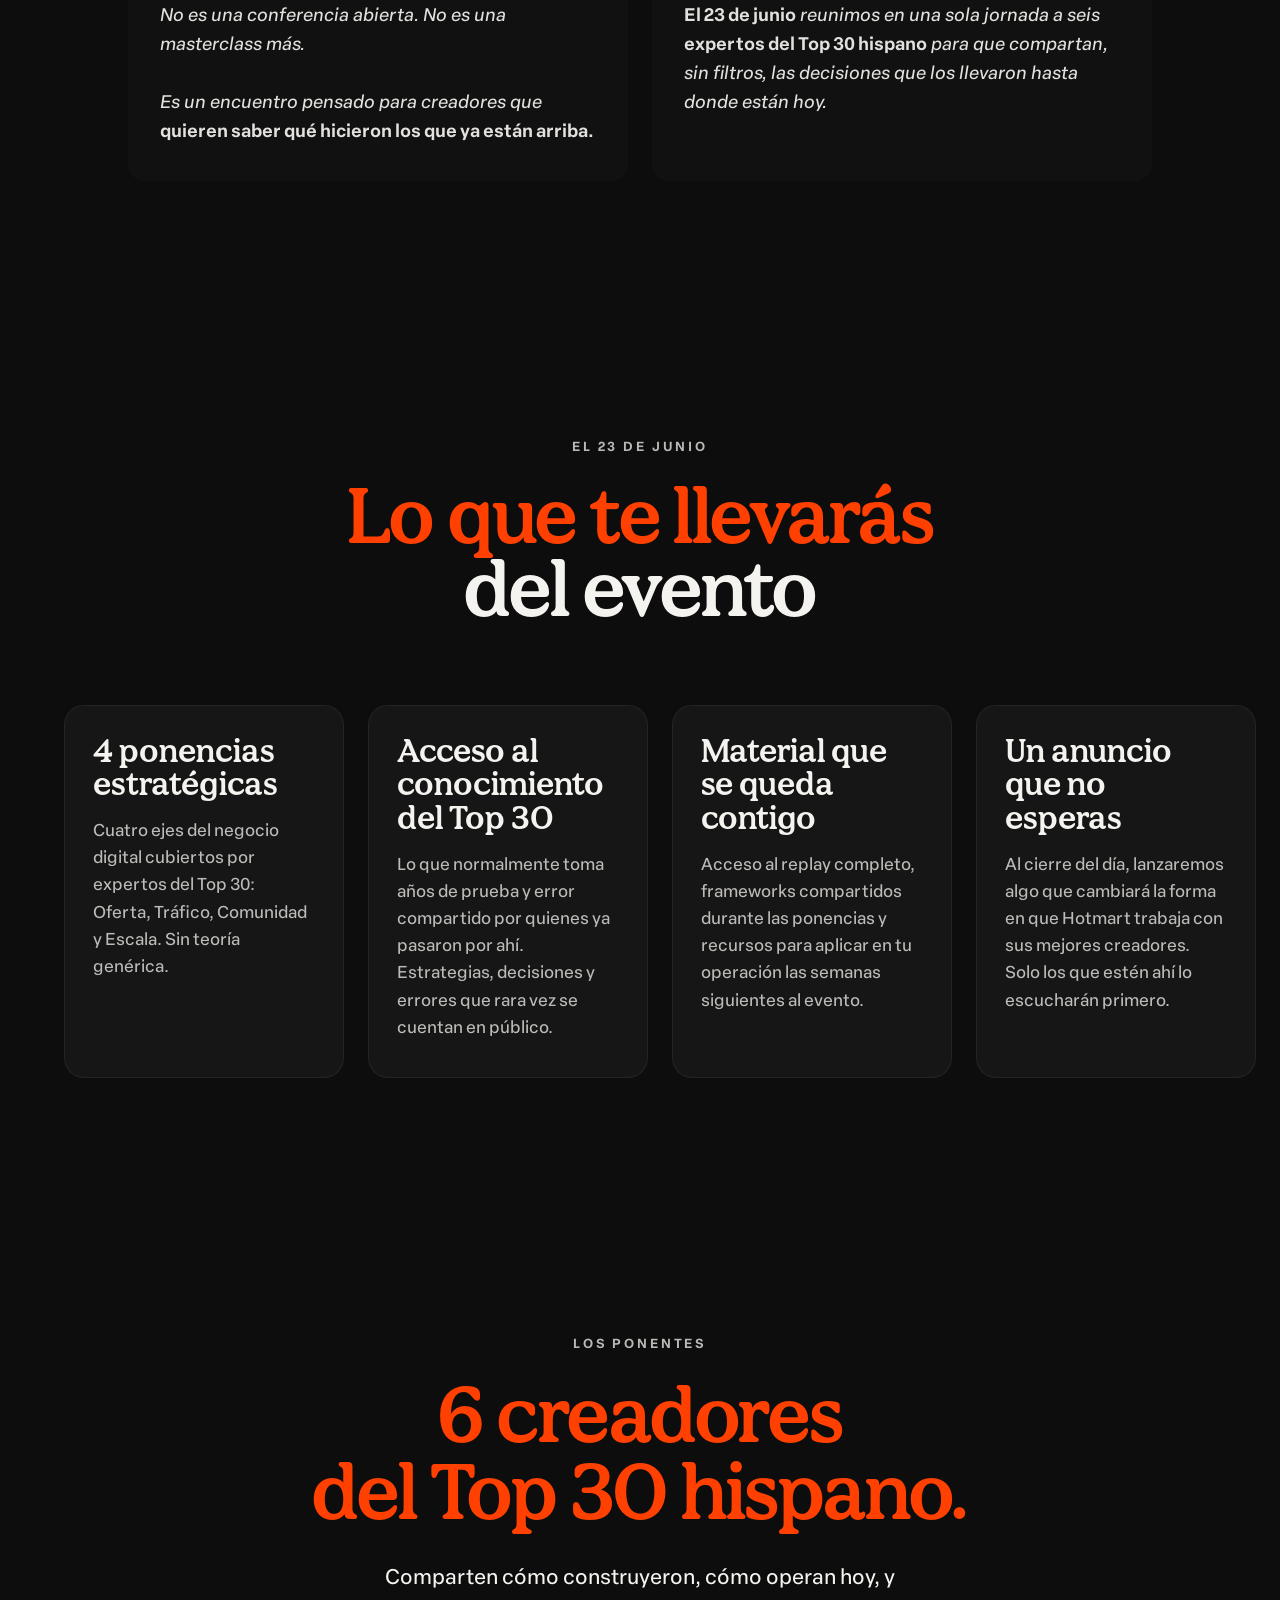
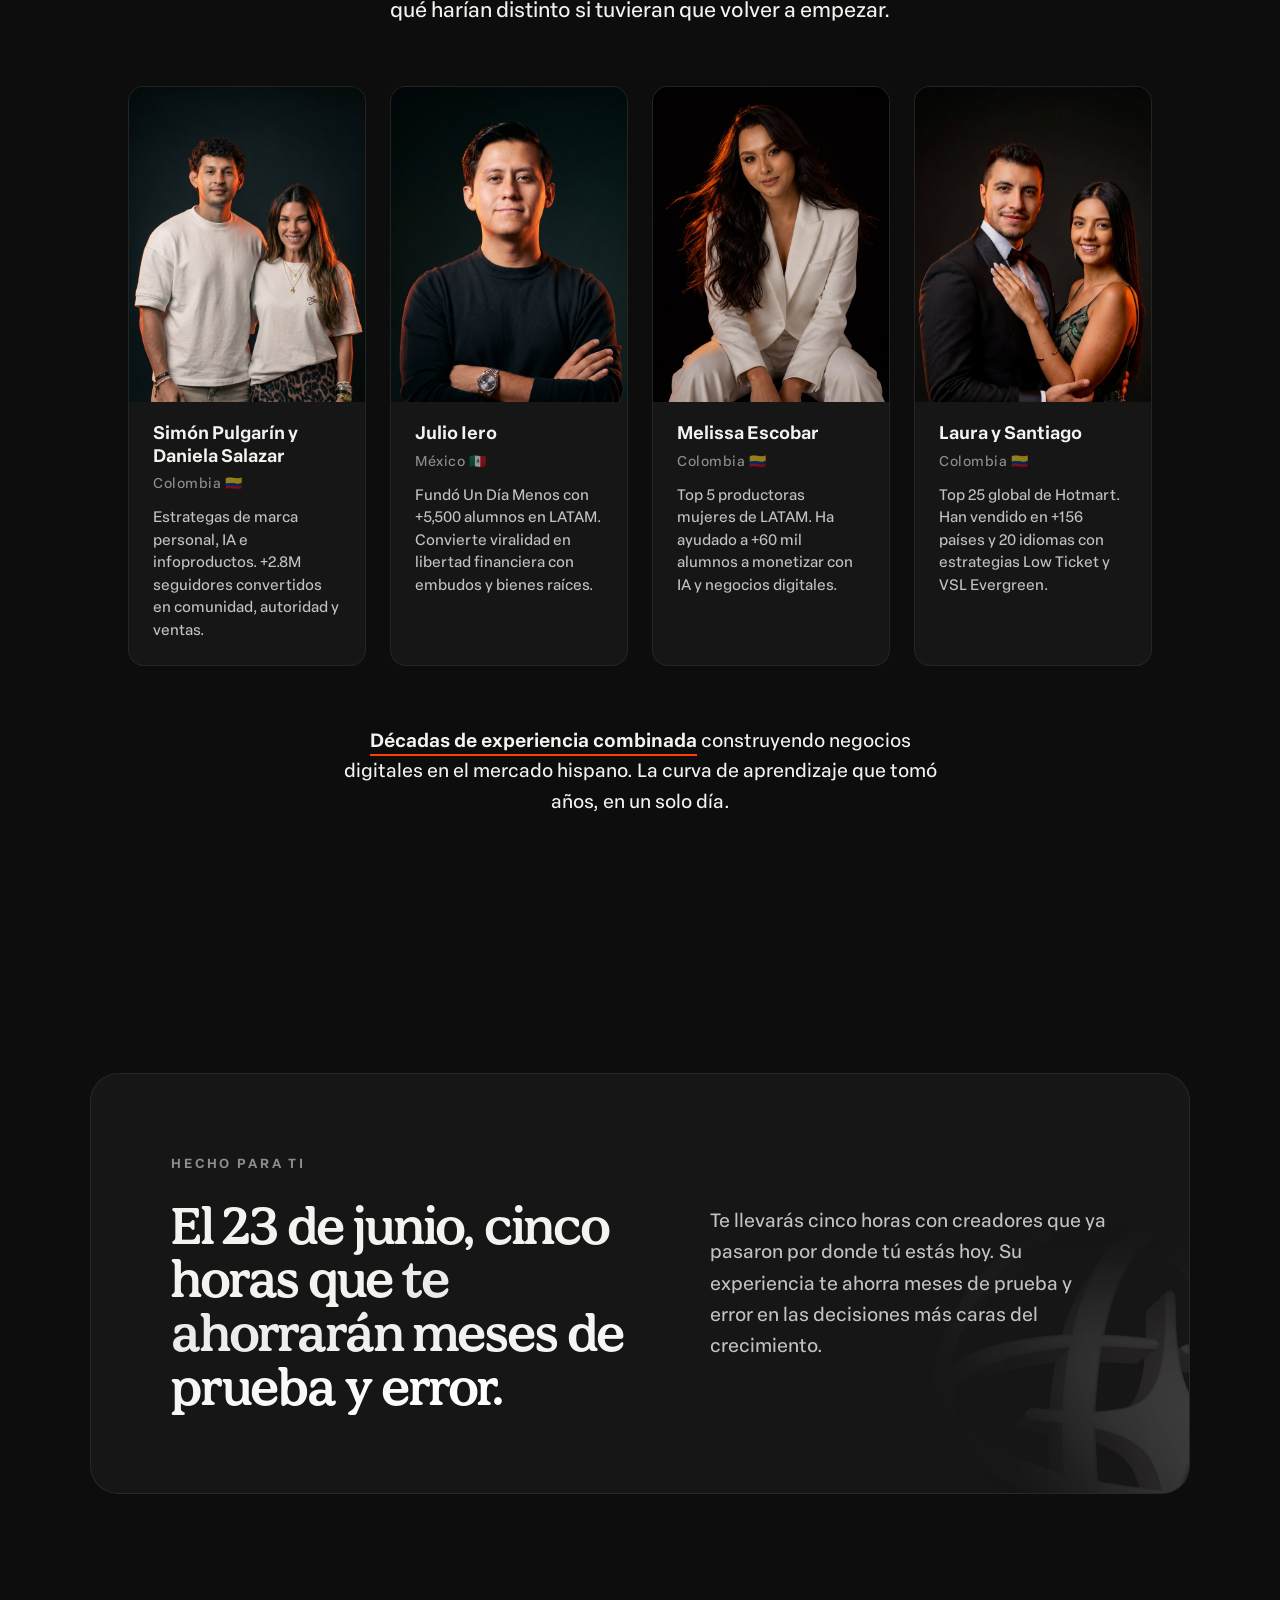
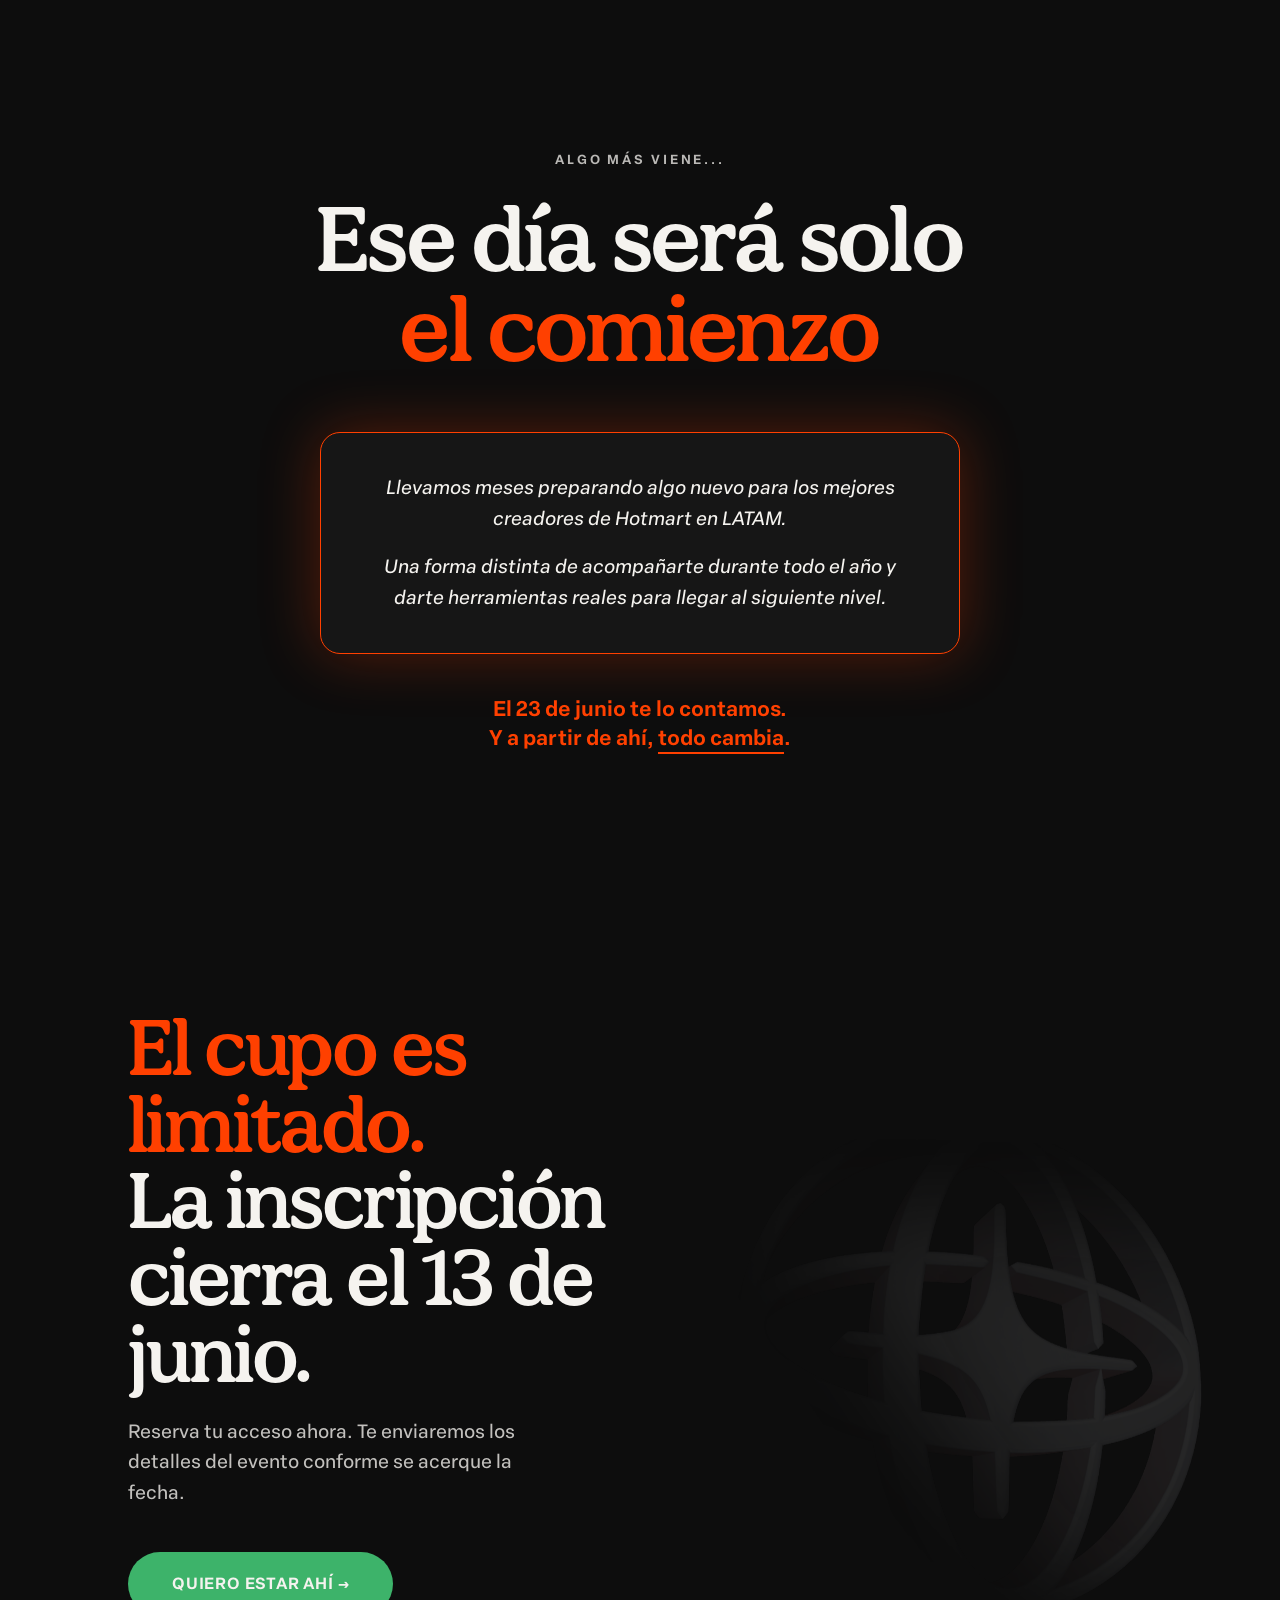
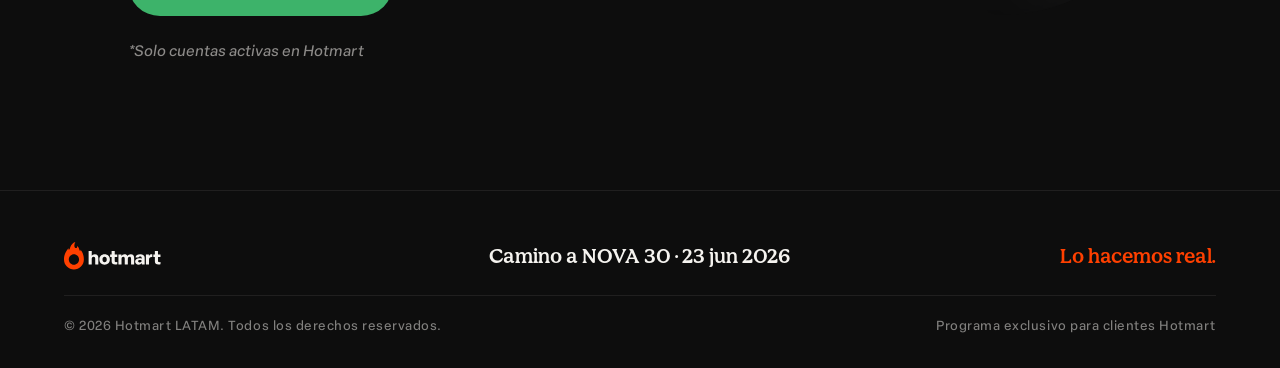
<file: landing-platinum/index.html>
<!DOCTYPE html>
<html lang="es">
<head>
<meta charset="UTF-8">
<meta name="viewport" content="width=device-width, initial-scale=1.0">
<title>Camino a NOVA 30 — Hotmart · Platinum</title>
<meta name="description" content="Una jornada con los creadores que más facturan en el mercado hispano. 23 de junio 2026. Exclusivo para clientes Hotmart.">
<meta property="og:title" content="Camino a NOVA 30 — Hotmart">
<meta property="og:description" content="Un día. Seis expertos. El camino al Top 30.">
<meta property="og:type" content="website">
<link rel="preload" href="assets/fonts/HotmartDisplay-Regular.woff2" as="font" type="font/woff2" crossorigin>
<link rel="preload" href="assets/fonts/HotmartSansRegular.woff2" as="font" type="font/woff2" crossorigin>
<link rel="stylesheet" href="css/base.css">
<link rel="stylesheet" href="css/blocks.css">
  <style>
.speakers-grid {
  display: grid;
  grid-template-columns: repeat(4, 1fr);
  gap: 24px;
  max-width: 1100px;
  margin: 0 auto 60px;
  text-align: left;
}
.speaker-card {
  display: flex;
  flex-direction: column;
  background: var(--black-card);
  border: 1px solid rgba(245, 243, 239, 0.06);
  border-radius: 16px;
  overflow: hidden;
  transition: transform 0.4s var(--ease-out);
}
.speaker-card:hover { transform: translateY(-6px); }
.speaker-card img {
  width: 100%;
  aspect-ratio: 3 / 4;
  object-fit: cover;
  object-position: center top;
  display: block;
  background: #0A0A0A;
}
.speaker-card h3 {
  font-size: 18px;
  line-height: 1.25;
  margin: 20px 24px 6px;
  font-weight: 700;
  color: var(--cream);
}
.speaker-card .speaker-meta {
  font-size: 14px;
  color: rgba(245, 243, 239, 0.55);
  margin: 0 24px 12px;
  letter-spacing: 0.04em;
}
.speaker-card .speaker-bio {
  font-size: 15px;
  line-height: 1.5;
  color: rgba(245, 243, 239, 0.78);
  margin: 0 24px 24px;
}
@media (max-width: 980px) {
  .speakers-grid { grid-template-columns: repeat(2, 1fr); gap: 20px; max-width: 560px; }
}
@media (max-width: 560px) {
  .speakers-grid { grid-template-columns: 1fr; gap: 24px; max-width: 360px; }
}
</style>
</head>
<body>

<!-- Grano global -->
<div class="grain-overlay"></div>

<!-- ============ NAV ============ -->
<nav class="nav" id="nav">
  <a href="#hero" class="nav-logo">
    <img src="assets/logos/ES_Hotmart_Logo_02_Color_Negative.svg" alt="Hotmart">
  </a>
  <div class="nav-meta">
    <span>Camino a NOVA 30 · 23 Jun 2026</span>
  </div>
  <a href="#form-target" class="nav-cta">Asegura tu acceso</a>
</nav>

<!-- ============ HERO ============ -->
<section class="hero" id="hero">
  <div class="hero-orb">
    <img src="assets/orbs/orb-silver.svg" alt="">
  </div>

  <div class="hero-content">
    <div class="hero-eyebrow">EXCLUSIVO PARA CLIENTES HOTMART</div>

    <h1>
      <span class="hero-camino display">Camino a</span>
      <span class="hero-nova">
        <img src="assets/logos/nova30-logo.svg" alt="NOVA 30">
      </span>
    </h1>

    <div class="hero-chips">
      <span class="hero-chip">Un día</span>
      <span class="hero-chip">Seis expertos</span>
      <span class="hero-chip accent">El camino al Top 30</span>
    </div>

    <p class="hero-subtitle">
      Una jornada con los creadores que más facturan en el mercado hispano. Lo que aprendieron, lo que están haciendo hoy, y qué harían distinto si tuvieran que volver a empezar.
    </p>
  </div>

  <div class="hero-form-wrap" id="form-target">
    <form class="hero-form" id="hero-form" novalidate>
      <p class="form-tag">EVENTO ONLINE</p>
      <h2 class="form-title">Asegura tu acceso</h2>
      <p class="form-date">23 JUN · 9 AM MX · 10 AM COL</p>

    <div class="form-field">
    <input list="contas-list" id="conta-input" class="form-input" placeholder="Nombre de la cuenta en Hotmart" required>
    <datalist id="contas-list">
      </datalist>
    <input type="hidden" name="unique_id" id="unique_id_real">
  </div>
  
  <div class="form-field">
    <input type="text" name="name" id="nome-completo" class="form-input" placeholder="Nombre completo" required autocomplete="name">
  </div>
  
  <div class="form-field">
    <input type="email" name="email" id="correo-electronico" class="form-input" placeholder="Correo electrónico" required autocomplete="email">
  </div>
  
  <div class="form-field">
    <input type="tel" name="phone" id="telefono-cliente" class="form-input" placeholder="Teléfono (ej: +54...)" required>
  </div>

      <button type="submit" class="form-submit" id="btn-enviar">QUIERO ESTAR AHÍ →</button>

      <div class="form-error" role="alert"></div>
      <div class="form-success" role="status"></div>

      <p class="form-helper">*Te enviaremos los detalles a tu correo</p>

      <div class="form-trust">
        <strong>Acceso 100% gratuito</strong> · Cupos limitados<br>
        Solo para clientes Hotmart
      </div>
    </form>
  </div>
</section>

<!-- ============ BLOQUE 2 — PARA QUIÉN ES ============ -->
<section class="para-quien">
  <div class="container">
    <div class="para-quien-grid">
      <div class="reveal">
        <div class="eyebrow">PARA QUIÉN ES</div>
        <p class="para-quien-intro">
          Si llevas tiempo construyendo tu negocio digital con Hotmart, <strong><u>este día es para ti.</u></strong>
        </p>
      </div>
      <div class="reveal" data-reveal-delay="100">
        <h2 class="para-quien-title display">
          El día que separa <em>a los que crecen de los que escalan.</em>
        </h2>
      </div>
    </div>

    <div class="para-quien-cards">
      <div class="pq-card reveal" data-reveal-delay="200">
        <div class="pq-card-icon">⚡</div>
        <p>
          <em>No es una conferencia abierta. No es una masterclass más.</em><br><br>
          Es un encuentro pensado para creadores que <strong>quieren saber qué hicieron los que ya están arriba.</strong>
        </p>
      </div>
      <div class="pq-card reveal" data-reveal-delay="300">
        <div class="pq-card-icon">🕐</div>
        <p>
          <em><strong>El 23 de junio</strong> reunimos en una sola jornada a seis <strong>expertos del Top 30 hispano</strong> para que compartan, sin filtros, las decisiones que los llevaron hasta donde están hoy.</em>
        </p>
      </div>
    </div>
  </div>
</section>

<!-- ============ BLOQUE 3 — QUÉ TE LLEVARÁS ============ -->
<section class="que-llevaras">
  <div class="que-llevaras-header reveal">
    <span class="que-llevaras-eyebrow">EL 23 DE JUNIO</span>
    <h2 class="que-llevaras-title display">
      <span class="accent">Lo que te llevarás</span><br>del evento
    </h2>
  </div>

  <div class="cards-carousel">
    <article class="card reveal">
      <h3 class="card-title">4 ponencias estratégicas</h3>
      <p class="card-body">
        Cuatro ejes del negocio digital cubiertos por expertos del Top 30: Oferta, Tráfico, Comunidad y Escala. Sin teoría genérica.
      </p>
      <img src="assets/illustrations/card-01-robot.svg" alt="" class="card-illustration">
    </article>

    <article class="card reveal" data-reveal-delay="100">
      <h3 class="card-title">Acceso al conocimiento del Top 30</h3>
      <p class="card-body">
        Lo que normalmente toma años de prueba y error compartido por quienes ya pasaron por ahí. Estrategias, decisiones y errores que rara vez se cuentan en público.
      </p>
      <img src="assets/illustrations/card-02-astronaut.svg" alt="" class="card-illustration">
    </article>

    <article class="card reveal" data-reveal-delay="200">
      <h3 class="card-title">Material que se queda contigo</h3>
      <p class="card-body">
        Acceso al replay completo, frameworks compartidos durante las ponencias y recursos para aplicar en tu operación las semanas siguientes al evento.
      </p>
      <img src="assets/illustrations/card-03-notebook.svg" alt="" class="card-illustration">
    </article>

    <article class="card reveal" data-reveal-delay="300">
      <h3 class="card-title">Un anuncio que no esperas</h3>
      <p class="card-body">
        Al cierre del día, lanzaremos algo que cambiará la forma en que Hotmart trabaja con sus mejores creadores. Solo los que estén ahí lo escucharán primero.
      </p>
      <img src="assets/illustrations/card-04-bird.svg" alt="" class="card-illustration">
    </article>
  </div>
</section>

<!-- ============ BLOQUE 4 — LOS PONENTES ============ -->
<section class="ponentes">
  <div class="container reveal">
    <div class="ponentes-eyebrow">LOS PONENTES</div>
    <h2 class="ponentes-title display">6 creadores<br>del Top 30 hispano.</h2>
    <p class="ponentes-subtitle">
      Comparten cómo construyeron, cómo operan hoy, y qué harían distinto si tuvieran que volver a empezar.
    </p>

    <div class="speakers-grid">

      <article class="speaker-card reveal">
        <img src="assets/speakers/simon-daniela.jpg" alt="Simón Pulgarín y Daniela Salazar" loading="lazy">
        <h3>Simón Pulgarín y Daniela Salazar</h3>
        <p class="speaker-meta">Colombia 🇨🇴</p>
        <p class="speaker-bio">Estrategas de marca personal, IA e infoproductos. +2.8M seguidores convertidos en comunidad, autoridad y ventas.</p>
      </article>

      <article class="speaker-card reveal" data-reveal-delay="100">
        <img src="assets/speakers/julio-iero.jpg" alt="Julio Iero" loading="lazy">
        <h3>Julio Iero</h3>
        <p class="speaker-meta">México 🇲🇽</p>
        <p class="speaker-bio">Fundó Un Día Menos con +5,500 alumnos en LATAM. Convierte viralidad en libertad financiera con embudos y bienes raíces.</p>
      </article>

      <article class="speaker-card reveal" data-reveal-delay="200">
        <img src="assets/speakers/melissa-escobar.jpg" alt="Melissa Escobar" loading="lazy">
        <h3>Melissa Escobar</h3>
        <p class="speaker-meta">Colombia 🇨🇴</p>
        <p class="speaker-bio">Top 5 productoras mujeres de LATAM. Ha ayudado a +60 mil alumnos a monetizar con IA y negocios digitales.</p>
      </article>

      <article class="speaker-card reveal" data-reveal-delay="300">
        <img src="assets/speakers/laura-santiago.jpg" alt="Laura y Santiago" loading="lazy">
        <h3>Laura y Santiago</h3>
        <p class="speaker-meta">Colombia 🇨🇴</p>
        <p class="speaker-bio">Top 25 global de Hotmart. Han vendido en +156 países y 20 idiomas con estrategias Low Ticket y VSL Evergreen.</p>
      </article>

    </div>

    <p class="ponentes-footer">
      <strong>Décadas de experiencia combinada</strong> construyendo negocios digitales en el mercado hispano. La curva de aprendizaje que tomó años, en un solo día.
    </p>
  </div>
</section>

<!-- ============ BLOQUE 5 — PERSONALIZADO ============ -->
<section class="personalizado">
  <div class="personalizado-card platinum">
    <img src="assets/orbs/orb-silver.svg" alt="" class="personalizado-orb">
    <div class="personalizado-content">
      <div class="personalizado-tag">HECHO PARA TI</div>
      <h2 class="personalizado-title display">
        El 23 de junio, cinco horas que <span class="accent">te ahorrarán meses de prueba y error.</span>
      </h2>
    </div>
    <div class="personalizado-body">
      <p>Te llevarás cinco horas con creadores que ya pasaron por donde tú estás hoy. Su experiencia te ahorra meses de prueba y error en las decisiones más caras del crecimiento.</p>
    </div>
  </div>
</section>

<!-- ============ BLOQUE 6 — TEASER ============ -->
<section class="teaser">
  <div class="container reveal">
    <div class="teaser-eyebrow">ALGO MÁS VIENE...</div>
    <h2 class="teaser-title display">
      Ese día será solo<br><span class="accent">el comienzo</span>
    </h2>

    <div class="teaser-box reveal" data-reveal-delay="200">
      <p>Llevamos meses preparando algo nuevo para los mejores creadores de Hotmart en LATAM.</p>
      <p>Una forma distinta de acompañarte durante todo el año y darte herramientas reales para llegar al siguiente nivel.</p>
    </div>

    <p class="teaser-payoff reveal" data-reveal-delay="400">
      El 23 de junio te lo contamos.<br>Y a partir de ahí, <strong>todo cambia</strong>.
    </p>
  </div>
</section>

<!-- ============ BLOQUE 7 — CIERRE ============ -->
<section class="cierre" id="cierre">
  <img src="assets/orbs/orb-silver.svg" alt="" class="cierre-orb">
  <div class="container">
    <div class="cierre-content reveal">
      <h2 class="cierre-title display">
        <span class="accent">El cupo es limitado.</span><br>La inscripción cierra el 13 de junio.
      </h2>
      <p class="cierre-subtitle">
        Reserva tu acceso ahora. Te enviaremos los detalles del evento conforme se acerque la fecha.
      </p>
      <a href="#form-target" class="cierre-cta">QUIERO ESTAR AHÍ →</a>
      <p class="cierre-note">*Solo cuentas activas en Hotmart</p>
    </div>
  </div>
</section>

<!-- ============ FOOTER ============ -->
<footer class="footer">
  <div class="footer-grid">
    <div class="footer-logo">
      <img src="assets/logos/ES_Hotmart_Logo_02_Color_Negative.svg" alt="Hotmart">
    </div>
    <div class="footer-event">Camino a NOVA 30 · 23 jun 2026</div>
    <div class="footer-tagline">Lo hacemos real.</div>
  </div>
  <div class="footer-meta">
    <span>© 2026 Hotmart LATAM. Todos los derechos reservados.</span>
    <span>Programa exclusivo para clientes Hotmart</span>
  </div>
</footer>

<script src="js/main.js"></script>
    <script>
document.addEventListener('DOMContentLoaded', function() {
    const contasInput = document.getElementById('conta-input');
    const datalist = document.getElementById('contas-list');
    const hiddenInput = document.getElementById('unique_id_real');
    const formElemento = document.getElementById('hero-form');
    
    let nombreGrupoSeleccionado = "";

    // 1. CARGA EL JSON ESPECÍFICO DE PLATINUM
    fetch('./comunidad_platinum_account_names.json')
        .then(response => {
            if (!response.ok) throw new Error('Archivo de cuentas Platinum no encontrado');
            return response.json();
        })
        .then(data => {
            datalist.innerHTML = "";
            data.forEach(item => {
                const option = document.createElement('option');
                option.value = `${item.account_group_name} - ${item.user_account_name}`;
                option.setAttribute('data-id', item.unique_id);
                option.setAttribute('data-grupo', item.account_group_name);
                datalist.appendChild(option);
            });
            console.log("Cuentas Platinum cargadas.");
        })
        .catch(error => console.error('Error:', error));

    // 2. DETECTAR SELECCIÓN
    contasInput.addEventListener('input', function() {
        const val = this.value;
        const options = datalist.options;
        hiddenInput.value = "";
        nombreGrupoSeleccionado = "";

        for (let i = 0; i < options.length; i++) {
            if (options[i].value === val) {
                hiddenInput.value = options[i].getAttribute('data-id');
                nombreGrupoSeleccionado = options[i].getAttribute('data-grupo');
                break;
            }
        }
    });

    // 3. ENVÍO AL SERVIDOR
    if (formElemento) {
        formElemento.addEventListener('submit', async function(e) {
            
            // Bloqueia preventivamente qualquer outra ação
            e.preventDefault();
            e.stopPropagation();
            e.stopImmediatePropagation();

            // TEXTO AMIGABLE AJUSTADO
            if (!hiddenInput.value) {
                alert("Seleccione su cuenta de Hotmart del menú desplegable. Si no la encuentra entre las opciones, por favor póngase en contacto con su gerente de cuentas.");
                
                // Mantém o usuário na página e foca no campo para ele corrigir
                contasInput.focus();
                return;
            }

            const datosFormulario = {
                email: document.getElementById('correo-electronico').value,
                nombre: document.getElementById('nome-completo').value,
                telefono: document.getElementById('telefono-cliente').value,
                unique_id: hiddenInput.value,
                nombre_grupo: nombreGrupoSeleccionado
            };

            const botonEnviar = document.getElementById('btn-enviar');
            if (botonEnviar) {
                botonEnviar.disabled = true;
                botonEnviar.innerText = "Procesando...";
            }

            try {
                const resposta = await fetch('/api/subscribe', {
                    method: 'POST',
                    headers: { 'Content-Type': 'application/json' },
                    body: JSON.stringify(datosFormulario)
                });

                if (resposta.ok) {
                    window.location.href = 'gracias.html';
                } else {
                    alert("Hubo un error en la inscripción. Por favor, intente de nuevo.");
                }
            } catch (error) {
                alert("Error de conexión con el servidor.");
            } finally {
                if (botonEnviar) {
                    botonEnviar.disabled = false;
                    botonEnviar.innerText = "QUIERO ESTAR AHÍ →";
                }
            }
        }, true); // <-- O "true" garante a prioridade máxima (Fase de captura)
    }
});
</script>
</body>
</html>
</file>
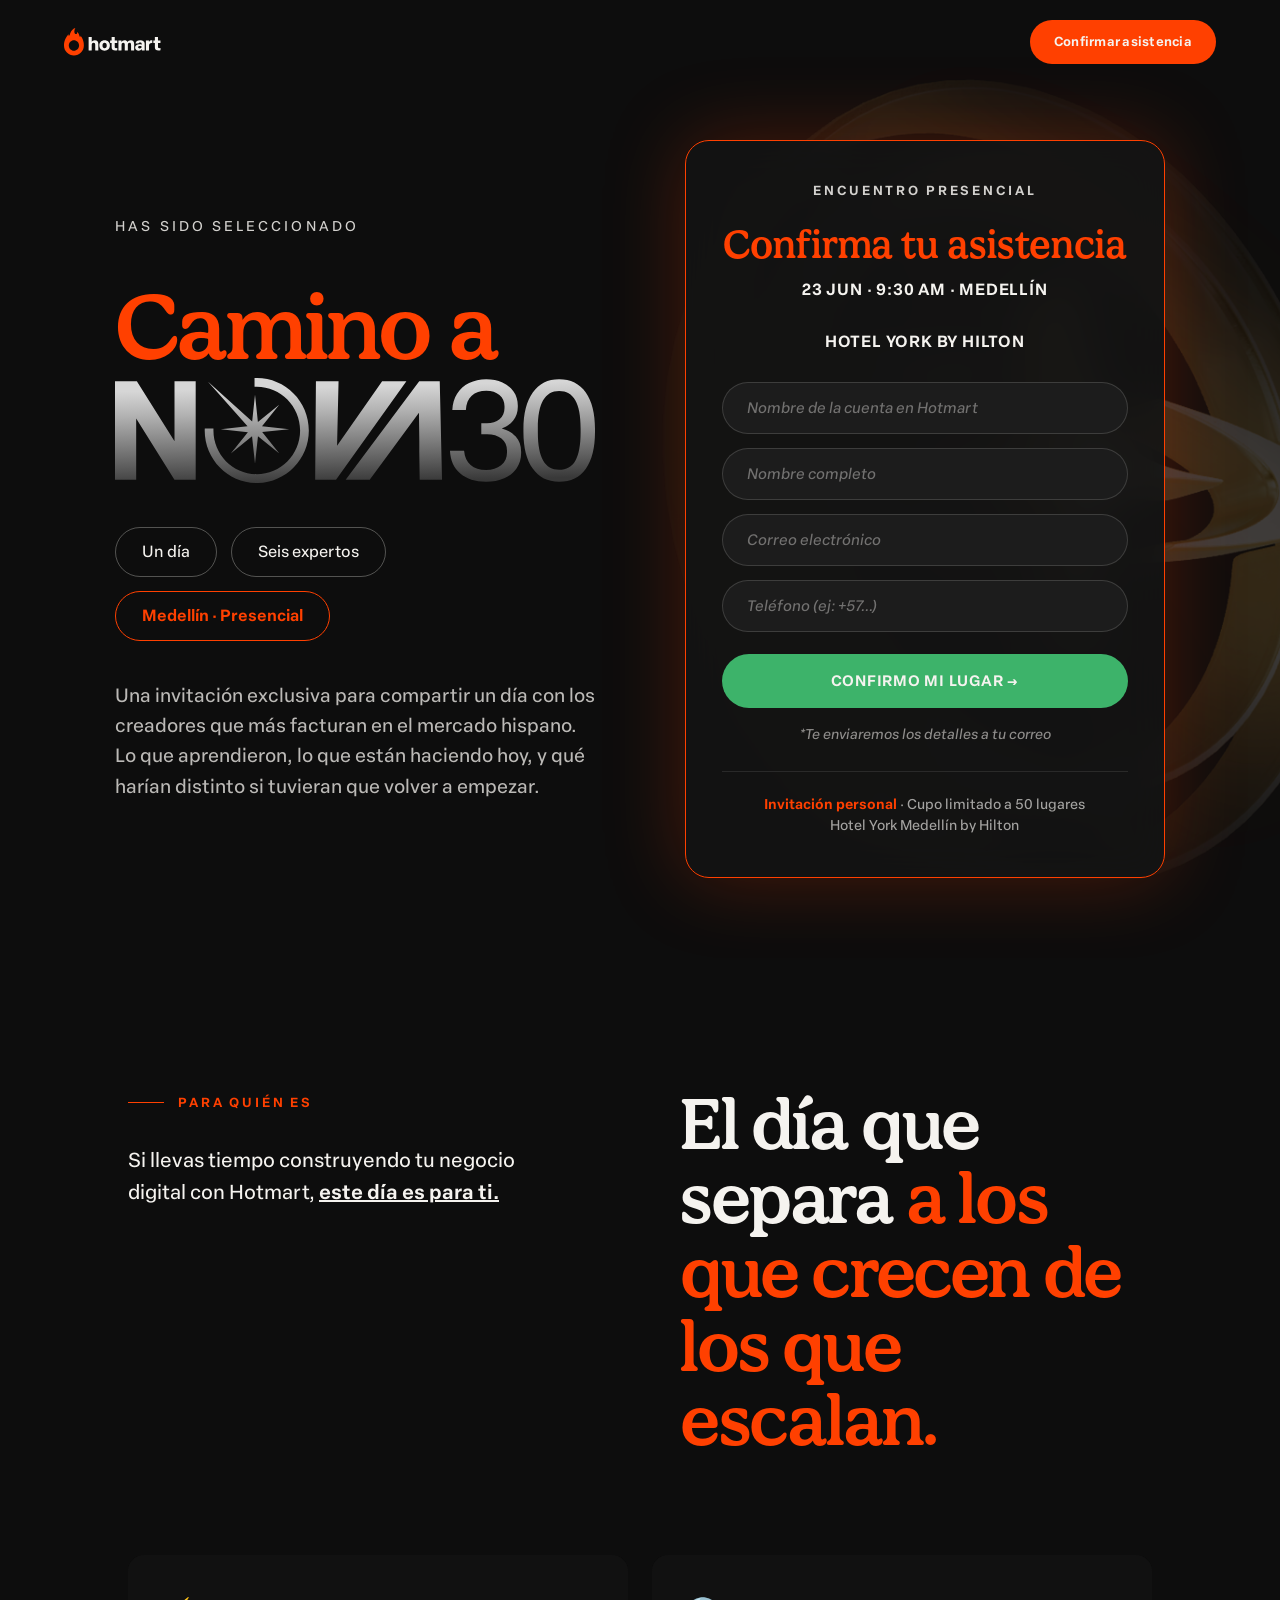
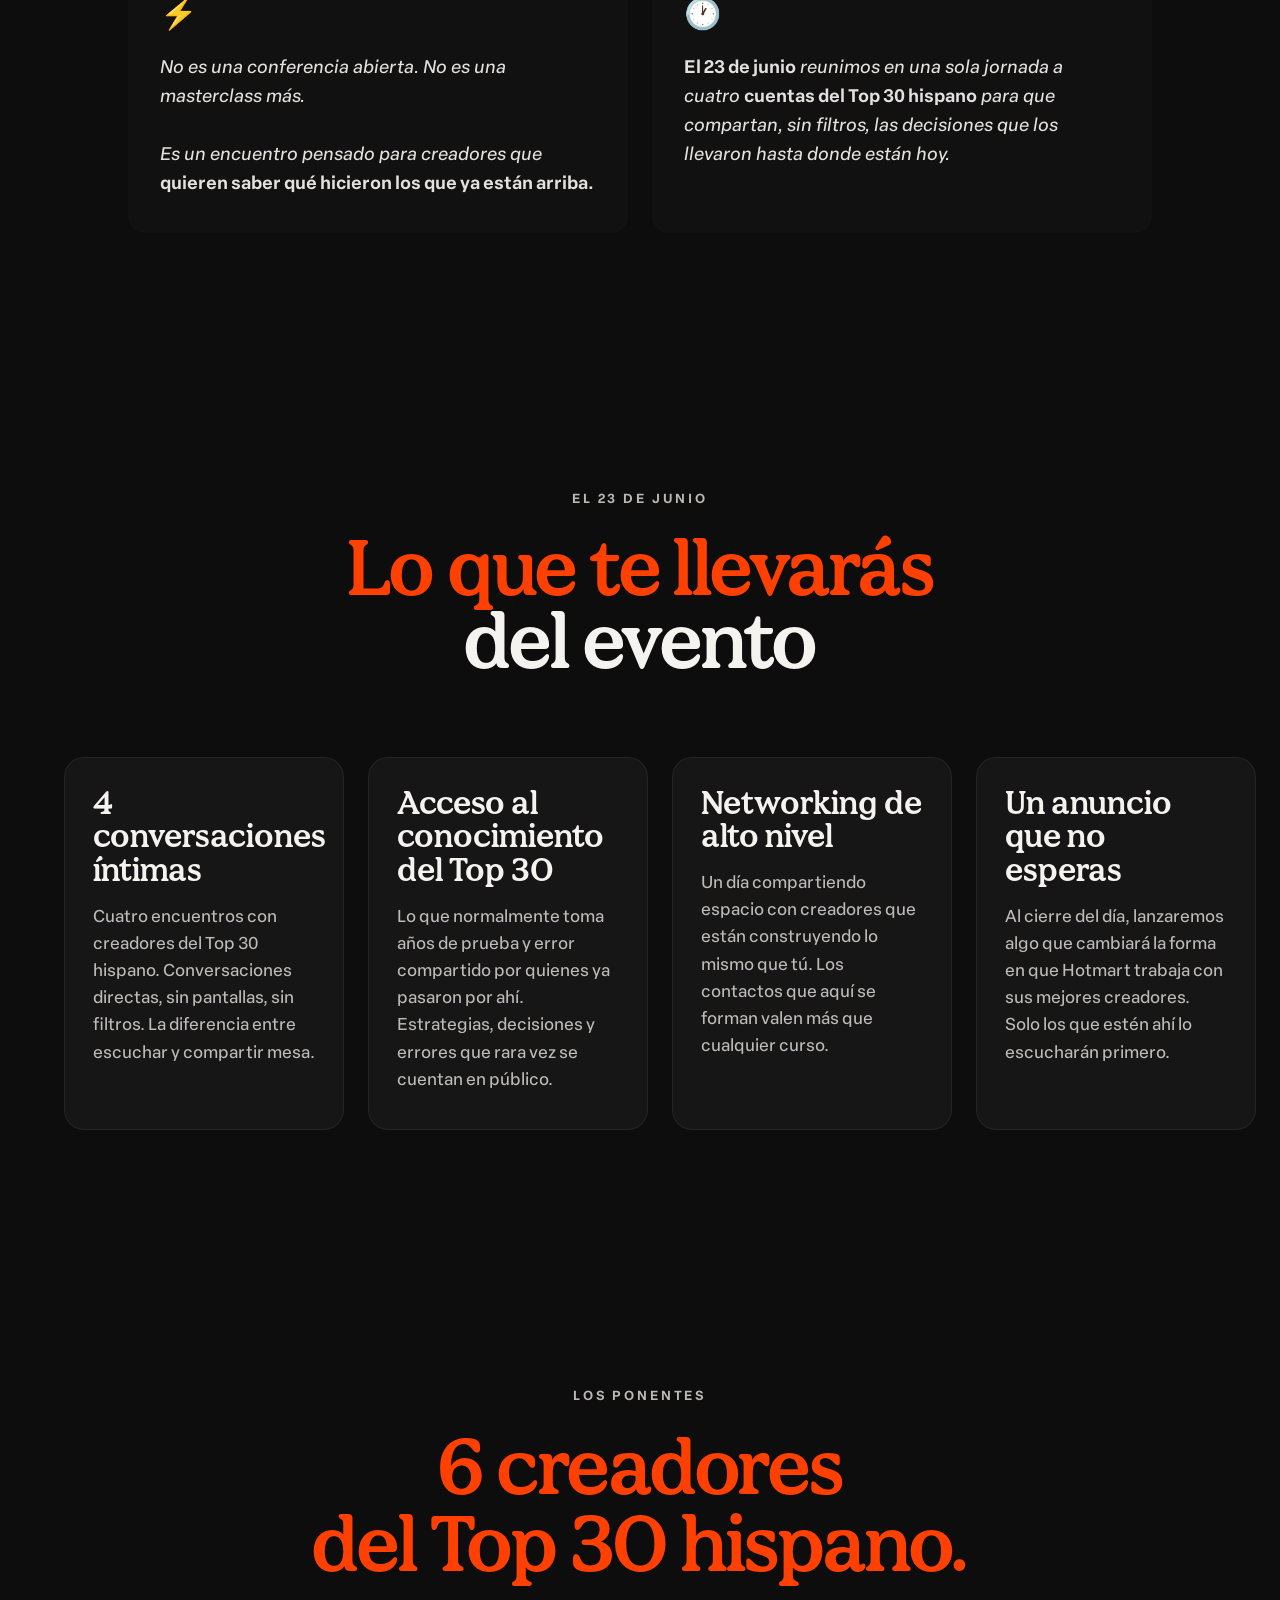
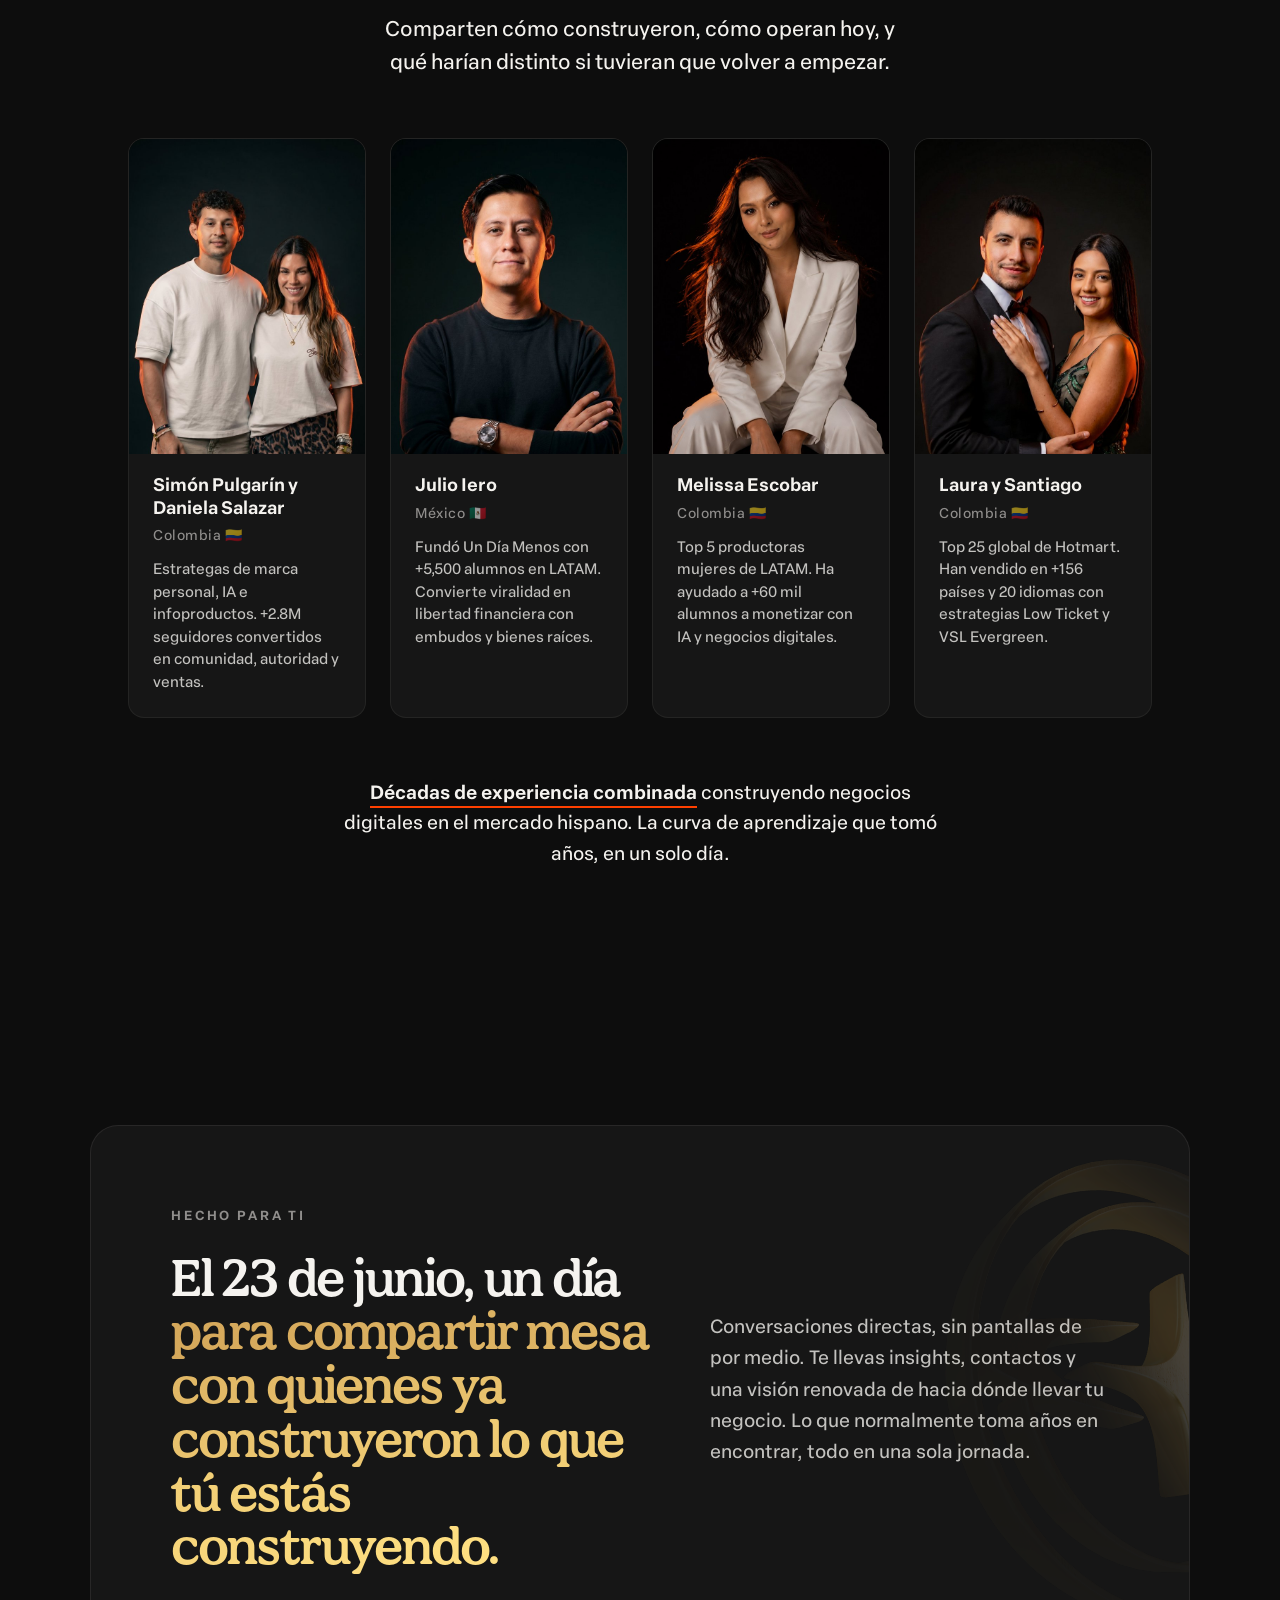
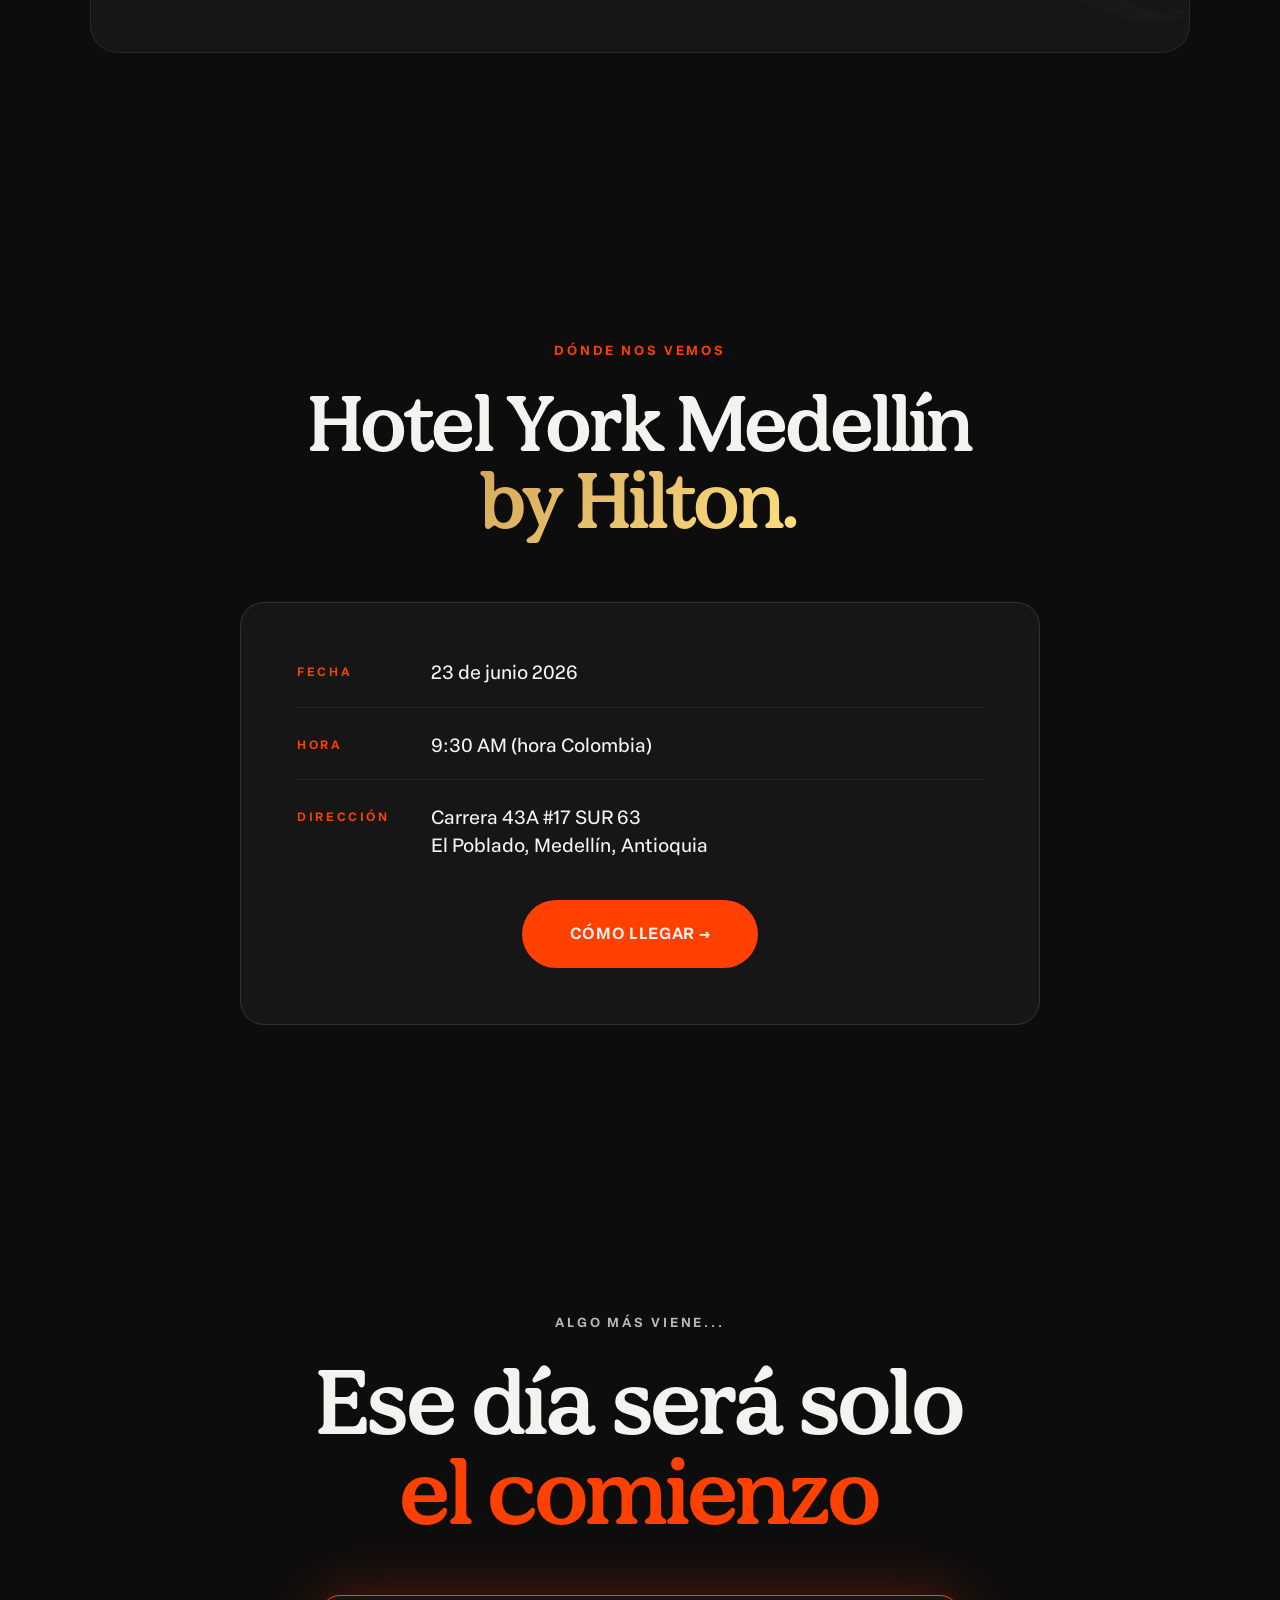
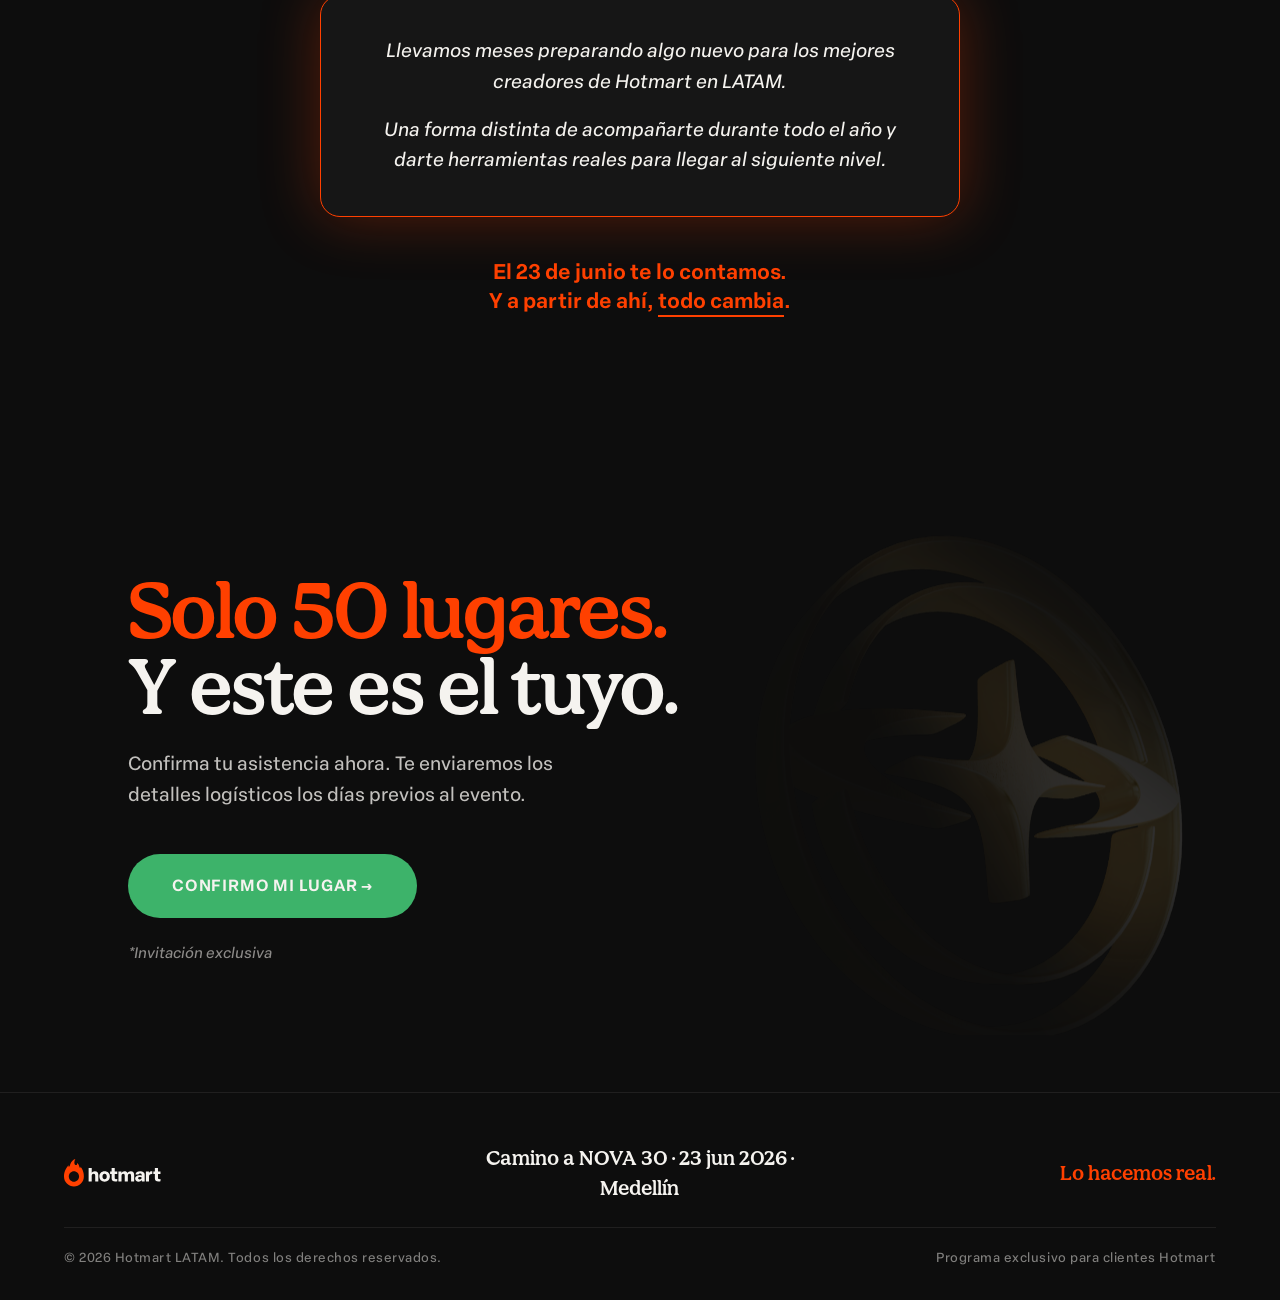
<file: landing-presencial/index.html>
<!DOCTYPE html>
<html lang="es">
<head>
<meta charset="UTF-8">
<meta name="viewport" content="width=device-width, initial-scale=1.0">
<title>Camino a NOVA 30 — Encuentro Presencial Medellín</title>
<meta name="description" content="Encuentro presencial exclusivo en Medellín. 23 de junio 2026, Hotel York Medellín by Hilton.">
<meta property="og:title" content="Camino a NOVA 30 — Encuentro Presencial">
<meta property="og:description" content="Un día. Seis expertos. El camino al Top 30. Medellín, 23 de junio.">
<meta name="robots" content="noindex, nofollow">
<meta property="og:type" content="website">
<link rel="preload" href="assets/fonts/HotmartDisplay-Regular.woff2" as="font" type="font/woff2" crossorigin>
<link rel="preload" href="assets/fonts/HotmartSansRegular.woff2" as="font" type="font/woff2" crossorigin>
<link rel="stylesheet" href="css/base.css">
<link rel="stylesheet" href="css/blocks.css">
  <style>
.speakers-grid {
  display: grid;
  grid-template-columns: repeat(4, 1fr);
  gap: 24px;
  max-width: 1100px;
  margin: 0 auto 60px;
  text-align: left;
}
.speaker-card {
  display: flex;
  flex-direction: column;
  background: var(--black-card);
  border: 1px solid rgba(245, 243, 239, 0.06);
  border-radius: 16px;
  overflow: hidden;
  transition: transform 0.4s var(--ease-out);
}
.speaker-card:hover { transform: translateY(-6px); }
.speaker-card img {
  width: 100%;
  aspect-ratio: 3 / 4;
  object-fit: cover;
  object-position: center top;
  display: block;
  background: #0A0A0A;
}
.speaker-card h3 {
  font-size: 18px;
  line-height: 1.25;
  margin: 20px 24px 6px;
  font-weight: 700;
  color: var(--cream);
}
.speaker-card .speaker-meta {
  font-size: 14px;
  color: rgba(245, 243, 239, 0.55);
  margin: 0 24px 12px;
  letter-spacing: 0.04em;
}
.speaker-card .speaker-bio {
  font-size: 15px;
  line-height: 1.5;
  color: rgba(245, 243, 239, 0.78);
  margin: 0 24px 24px;
}
@media (max-width: 980px) {
  .speakers-grid { grid-template-columns: repeat(2, 1fr); gap: 20px; max-width: 560px; }
}
@media (max-width: 560px) {
  .speakers-grid { grid-template-columns: 1fr; gap: 24px; max-width: 360px; }
}
</style>
</head>
<body>

<!-- Grano global -->
<div class="grain-overlay"></div>

<!-- ============ NAV ============ -->
<nav class="nav" id="nav">
  <a href="#hero" class="nav-logo">
    <img src="assets/logos/ES_Hotmart_Logo_02_Color_Negative.svg" alt="Hotmart">
  </a>
  <div class="nav-meta">
    <span>Camino a NOVA 30 · 23 Jun · Medellín</span>
  </div>
  <a href="#form-target" class="nav-cta">Confirmar asistencia</a>
</nav>

<!-- ============ HERO ============ -->
<section class="hero" id="hero">
  <div class="hero-orb">
    <img src="assets/orbs/orb-gold.svg" alt="">
  </div>

  <div class="hero-content">
    <div class="hero-eyebrow">HAS SIDO SELECCIONADO</div>

    <h1>
      <span class="hero-camino display">Camino a</span>
      <span class="hero-nova">
        <img src="assets/logos/nova30-logo.svg" alt="NOVA 30">
      </span>
    </h1>

    <div class="hero-chips">
      <span class="hero-chip">Un día</span>
      <span class="hero-chip">Seis expertos</span>
      <span class="hero-chip accent">Medellín · Presencial</span>
    </div>

    <p class="hero-subtitle">
      Una invitación exclusiva para compartir un día con los creadores que más facturan en el mercado hispano. Lo que aprendieron, lo que están haciendo hoy, y qué harían distinto si tuvieran que volver a empezar.
    </p>
  </div>

  <div class="hero-form-wrap" id="form-target">
    <form class="hero-form" id="hero-form" novalidate>
      <p class="form-tag">ENCUENTRO PRESENCIAL</p>
      <h2 class="form-title">Confirma tu asistencia</h2>
      <p class="form-date">23 JUN · 9:30 AM · MEDELLÍN</p>
      <p class="form-date">HOTEL YORK BY HILTON</p>

      <div class="form-field">
        <input list="contas-list" id="conta-input" class="form-input" placeholder="Nombre de la cuenta en Hotmart" required>
          <datalist id="contas-list"></datalist>
        <input type="hidden" id="unique_id_real">
      </div>      
      <div class="form-field">
        <input type="text" id="nome-completo" name="name" class="form-input" placeholder="Nombre completo" required autocomplete="name">
      </div>
      <div class="form-field">
        <input type="email" id="correo-electronico" name="email" class="form-input" placeholder="Correo electrónico" required autocomplete="email">
      </div>
      <div class="form-field">
        <input type="tel" id="telefono-cliente" class="form-input" placeholder="Teléfono (ej: +57...)" required>
      </div>

      <button type="submit" id="btn-enviar" class="form-submit">CONFIRMO MI LUGAR →</button>

      <div class="form-error" role="alert"></div>
      <div class="form-success" role="status"></div>

      <p class="form-helper">*Te enviaremos los detalles a tu correo</p>

      <div class="form-trust">
        <strong>Invitación personal</strong> · Cupo limitado a 50 lugares<br>
        Hotel York Medellín by Hilton
      </div>
    </form>
  </div>
</section>

<!-- ============ BLOQUE 2 — PARA QUIÉN ES ============ -->
<section class="para-quien">
  <div class="container">
    <div class="para-quien-grid">
      <div class="reveal">
        <div class="eyebrow">PARA QUIÉN ES</div>
        <p class="para-quien-intro">
          Si llevas tiempo construyendo tu negocio digital con Hotmart, <strong><u>este día es para ti.</u></strong>
        </p>
      </div>
      <div class="reveal" data-reveal-delay="100">
        <h2 class="para-quien-title display">
          El día que separa <em>a los que crecen de los que escalan.</em>
        </h2>
      </div>
    </div>

    <div class="para-quien-cards">
      <div class="pq-card reveal" data-reveal-delay="200">
        <div class="pq-card-icon">⚡</div>
        <p>
          <em>No es una conferencia abierta. No es una masterclass más.</em><br><br>
          Es un encuentro pensado para creadores que <strong>quieren saber qué hicieron los que ya están arriba.</strong>
        </p>
      </div>
      <div class="pq-card reveal" data-reveal-delay="300">
        <div class="pq-card-icon">🕐</div>
        <p>
          <em><strong>El 23 de junio</strong> reunimos en una sola jornada a cuatro <strong>cuentas del Top 30 hispano</strong> para que compartan, sin filtros, las decisiones que los llevaron hasta donde están hoy.</em>
        </p>
      </div>
    </div>
  </div>
</section>

<!-- ============ BLOQUE 3 — QUÉ TE LLEVARÁS ============ -->
<section class="que-llevaras">
  <div class="que-llevaras-header reveal">
    <span class="que-llevaras-eyebrow">EL 23 DE JUNIO</span>
    <h2 class="que-llevaras-title display">
      <span class="accent">Lo que te llevarás</span><br>del evento
    </h2>
  </div>

  <div class="cards-carousel">
    <article class="card reveal">
      <h3 class="card-title">4 conversaciones íntimas</h3>
      <p class="card-body">
        Cuatro encuentros con creadores del Top 30 hispano. Conversaciones directas, sin pantallas, sin filtros. La diferencia entre escuchar y compartir mesa.
      </p>
      <img src="assets/illustrations/card-01-robot.svg" alt="" class="card-illustration">
    </article>

    <article class="card reveal" data-reveal-delay="100">
      <h3 class="card-title">Acceso al conocimiento del Top 30</h3>
      <p class="card-body">
        Lo que normalmente toma años de prueba y error compartido por quienes ya pasaron por ahí. Estrategias, decisiones y errores que rara vez se cuentan en público.
      </p>
      <img src="assets/illustrations/card-02-astronaut.svg" alt="" class="card-illustration">
    </article>

    <article class="card reveal" data-reveal-delay="200">
      <h3 class="card-title">Networking de alto nivel</h3>
      <p class="card-body">
        Un día compartiendo espacio con creadores que están construyendo lo mismo que tú. Los contactos que aquí se forman valen más que cualquier curso.
      </p>
      <img src="assets/illustrations/card-03-notebook.svg" alt="" class="card-illustration">
    </article>

    <article class="card reveal" data-reveal-delay="300">
      <h3 class="card-title">Un anuncio que no esperas</h3>
      <p class="card-body">
        Al cierre del día, lanzaremos algo que cambiará la forma en que Hotmart trabaja con sus mejores creadores. Solo los que estén ahí lo escucharán primero.
      </p>
      <img src="assets/illustrations/card-04-bird.svg" alt="" class="card-illustration">
    </article>
  </div>
</section>

<!-- ============ BLOQUE 4 — LOS PONENTES ============ -->
<section class="ponentes">
  <div class="container reveal">
    <div class="ponentes-eyebrow">LOS PONENTES</div>
    <h2 class="ponentes-title display">6 creadores<br>del Top 30 hispano.</h2>
    <p class="ponentes-subtitle">
      Comparten cómo construyeron, cómo operan hoy, y qué harían distinto si tuvieran que volver a empezar.
    </p>

 <div class="speakers-grid">

      <article class="speaker-card reveal">
        <img src="assets/speakers/simon-daniela.jpg" alt="Simón Pulgarín y Daniela Salazar" loading="lazy">
        <h3>Simón Pulgarín y Daniela Salazar</h3>
        <p class="speaker-meta">Colombia 🇨🇴</p>
        <p class="speaker-bio">Estrategas de marca personal, IA e infoproductos. +2.8M seguidores convertidos en comunidad, autoridad y ventas.</p>
      </article>

      <article class="speaker-card reveal" data-reveal-delay="100">
        <img src="assets/speakers/julio-iero.jpg" alt="Julio Iero" loading="lazy">
        <h3>Julio Iero</h3>
        <p class="speaker-meta">México 🇲🇽</p>
        <p class="speaker-bio">Fundó Un Día Menos con +5,500 alumnos en LATAM. Convierte viralidad en libertad financiera con embudos y bienes raíces.</p>
      </article>

      <article class="speaker-card reveal" data-reveal-delay="200">
        <img src="assets/speakers/melissa-escobar.jpg" alt="Melissa Escobar" loading="lazy">
        <h3>Melissa Escobar</h3>
        <p class="speaker-meta">Colombia 🇨🇴</p>
        <p class="speaker-bio">Top 5 productoras mujeres de LATAM. Ha ayudado a +60 mil alumnos a monetizar con IA y negocios digitales.</p>
      </article>

      <article class="speaker-card reveal" data-reveal-delay="300">
        <img src="assets/speakers/laura-santiago.jpg" alt="Laura y Santiago" loading="lazy">
        <h3>Laura y Santiago</h3>
        <p class="speaker-meta">Colombia 🇨🇴</p>
        <p class="speaker-bio">Top 25 global de Hotmart. Han vendido en +156 países y 20 idiomas con estrategias Low Ticket y VSL Evergreen.</p>
      </article>

    </div>

    <p class="ponentes-footer">
      <strong>Décadas de experiencia combinada</strong> construyendo negocios digitales en el mercado hispano. La curva de aprendizaje que tomó años, en un solo día.
    </p>
  </div>
</section>

<!-- ============ BLOQUE 5 — PERSONALIZADO ============ -->
<section class="personalizado">
  <div class="personalizado-card gold">
    <img src="assets/orbs/orb-gold.svg" alt="" class="personalizado-orb">
    <div class="personalizado-content">
      <div class="personalizado-tag">HECHO PARA TI</div>
      <h2 class="personalizado-title display">
        El 23 de junio, un día <span class="accent">para compartir mesa con quienes ya construyeron lo que tú estás construyendo.</span>
      </h2>
    </div>
    <div class="personalizado-body">
      <p>Conversaciones directas, sin pantallas de por medio. Te llevas insights, contactos y una visión renovada de hacia dónde llevar tu negocio. Lo que normalmente toma años en encontrar, todo en una sola jornada.</p>
    </div>
  </div>
</section>

<!-- ============ BLOQUE UBICACIÓN — Hotel York Medellín ============ -->
<section class="ubicacion">
  <div class="container reveal">
    <div class="ubicacion-eyebrow">DÓNDE NOS VEMOS</div>
    <h2 class="ubicacion-title display">
      Hotel York Medellín<br><span class="accent">by Hilton.</span>
    </h2>
    <div class="ubicacion-card">
      <div class="ubicacion-info">
        <div class="ubicacion-row">
          <span class="ubicacion-label">FECHA</span>
          <span class="ubicacion-value">23 de junio 2026</span>
        </div>
        <div class="ubicacion-row">
          <span class="ubicacion-label">HORA</span>
          <span class="ubicacion-value">9:30 AM (hora Colombia)</span>
        </div>
        <div class="ubicacion-row">
          <span class="ubicacion-label">DIRECCIÓN</span>
          <span class="ubicacion-value">Carrera 43A #17 SUR 63<br>El Poblado, Medellín, Antioquia</span>
        </div>
      </div>
      <a href="https://www.google.com/maps/search/?api=1&query=Hotel+York+Medellin+by+Hilton+Carrera+43A+%2317+SUR+63+El+Poblado+Medellin" target="_blank" rel="noopener" class="ubicacion-cta">
        Cómo llegar →
      </a>
    </div>
  </div>
</section>

<!-- ============ BLOQUE 6 — TEASER ============ -->
<section class="teaser">
  <div class="container reveal">
    <div class="teaser-eyebrow">ALGO MÁS VIENE...</div>
    <h2 class="teaser-title display">
      Ese día será solo<br><span class="accent">el comienzo</span>
    </h2>

    <div class="teaser-box reveal" data-reveal-delay="200">
      <p>Llevamos meses preparando algo nuevo para los mejores creadores de Hotmart en LATAM.</p>
      <p>Una forma distinta de acompañarte durante todo el año y darte herramientas reales para llegar al siguiente nivel.</p>
    </div>

    <p class="teaser-payoff reveal" data-reveal-delay="400">
      El 23 de junio te lo contamos.<br>Y a partir de ahí, <strong>todo cambia</strong>.
    </p>
  </div>
</section>

<!-- ============ BLOQUE 7 — CIERRE ============ -->
<section class="cierre" id="cierre">
  <img src="assets/orbs/orb-gold.svg" alt="" class="cierre-orb">
  <div class="container">
    <div class="cierre-content reveal">
      <h2 class="cierre-title display">
        <span class="accent">Solo 50 lugares.</span><br>Y este es el tuyo.
      </h2>
      <p class="cierre-subtitle">
        Confirma tu asistencia ahora. Te enviaremos los detalles logísticos los días previos al evento.
      </p>
      <a href="#form-target" class="cierre-cta">CONFIRMO MI LUGAR →</a>
      <p class="cierre-note">*Invitación exclusiva</p>
    </div>
  </div>
</section>

<!-- ============ FOOTER ============ -->
<footer class="footer">
  <div class="footer-grid">
    <div class="footer-logo">
      <img src="assets/logos/ES_Hotmart_Logo_02_Color_Negative.svg" alt="Hotmart">
    </div>
    <div class="footer-event">Camino a NOVA 30 · 23 jun 2026 · Medellín</div>
    <div class="footer-tagline">Lo hacemos real.</div>
  </div>
  <div class="footer-meta">
    <span>© 2026 Hotmart LATAM. Todos los derechos reservados.</span>
    <span>Programa exclusivo para clientes Hotmart</span>
  </div>
</footer>

<script src="js/main.js"></script>

<script>
document.addEventListener('DOMContentLoaded', function() {
    const contasInput = document.getElementById('conta-input');
    const datalist = document.getElementById('contas-list');
    const hiddenInput = document.getElementById('unique_id_real');
    const formElemento = document.getElementById('hero-form');
    
    let nombreGrupoSeleccionado = "";

    // 1. CARGA EL JSON DE LA COMUNIDAD GOLD PRESENCIAL
    fetch('./comunidad_gold_account_names.json') 
        .then(response => {
            if (!response.ok) throw new Error('Archivo de cuentas no encontrado');
            return response.json();
        })
        .then(data => {
            datalist.innerHTML = "";
            data.forEach(item => {
                const option = document.createElement('option');
                option.value = `${item.account_group_name} - ${item.user_account_name}`;
                option.setAttribute('data-id', item.unique_id);
                option.setAttribute('data-grupo', item.account_group_name);
                datalist.appendChild(option);
            });
            console.log("Cuentas cargadas con éxito para Presencial.");
        })
        .catch(error => console.error('Error al cargar cuentas:', error));

    // 2. DETECTAR SELECCIÓN
    contasInput.addEventListener('input', function() {
        const val = this.value;
        const options = datalist.options;
        hiddenInput.value = "";
        nombreGrupoSeleccionado = "";

        for (let i = 0; i < options.length; i++) {
            if (options[i].value === val) {
                hiddenInput.value = options[i].getAttribute('data-id');
                nombreGrupoSeleccionado = options[i].getAttribute('data-grupo');
                break;
            }
        }
    });

    // 3. ENVÍO AL SERVIDOR Y VALIDACIÓN ABSOLUTA
    if (formElemento) {
        formElemento.addEventListener('submit', async function(e) {
            
            // Bloqueia preventivamente qualquer outra ação
            e.preventDefault();
            e.stopPropagation();
            e.stopImmediatePropagation();

            // VALIDAÇÃO AMIGÁVEL E FOCO NO CAMPO
            if (!hiddenInput.value) {
                alert("Seleccione su cuenta de Hotmart del menú desplegable. Si no la encuentra entre las opciones, por favor póngase en contacto con su gerente de cuentas.");
                contasInput.focus();
                return;
            }

            const datosFormulario = {
                email: document.getElementById('correo-electronico').value,
                nombre: document.getElementById('nome-completo').value,
                telefono: document.getElementById('telefono-cliente').value,
                unique_id: hiddenInput.value,
                nombre_grupo: nombreGrupoSeleccionado
            };

            const botonEnviar = document.getElementById('btn-enviar');
            const textoOriginal = botonEnviar ? botonEnviar.innerText : "CONFIRMO MI LUGAR →";
            
            if (botonEnviar) {
                botonEnviar.disabled = true;
                botonEnviar.innerText = "Procesando...";
            }

            try {
                const respuesta = await fetch('/api/subscribe', {
                    method: 'POST',
                    headers: { 'Content-Type': 'application/json' },
                    body: JSON.stringify(datosFormulario)
                });

                if (respuesta.ok) {
                    window.location.href = 'gracias.html';
                } else {
                    alert("Hubo un error en la inscripción. Por favor, intente de nuevo.");
                }
            } catch (error) {
                console.error("Error de conexión:", error);
                alert("Error de conexión con el servidor.");
            } finally {
                if (botonEnviar) {
                    botonEnviar.disabled = false;
                    botonEnviar.innerText = textoOriginal;
                }
            }
        }, true); // <-- Fase de captura (prioridade máxima do script)
    }
});
</script>

</body>
</html>
</file>
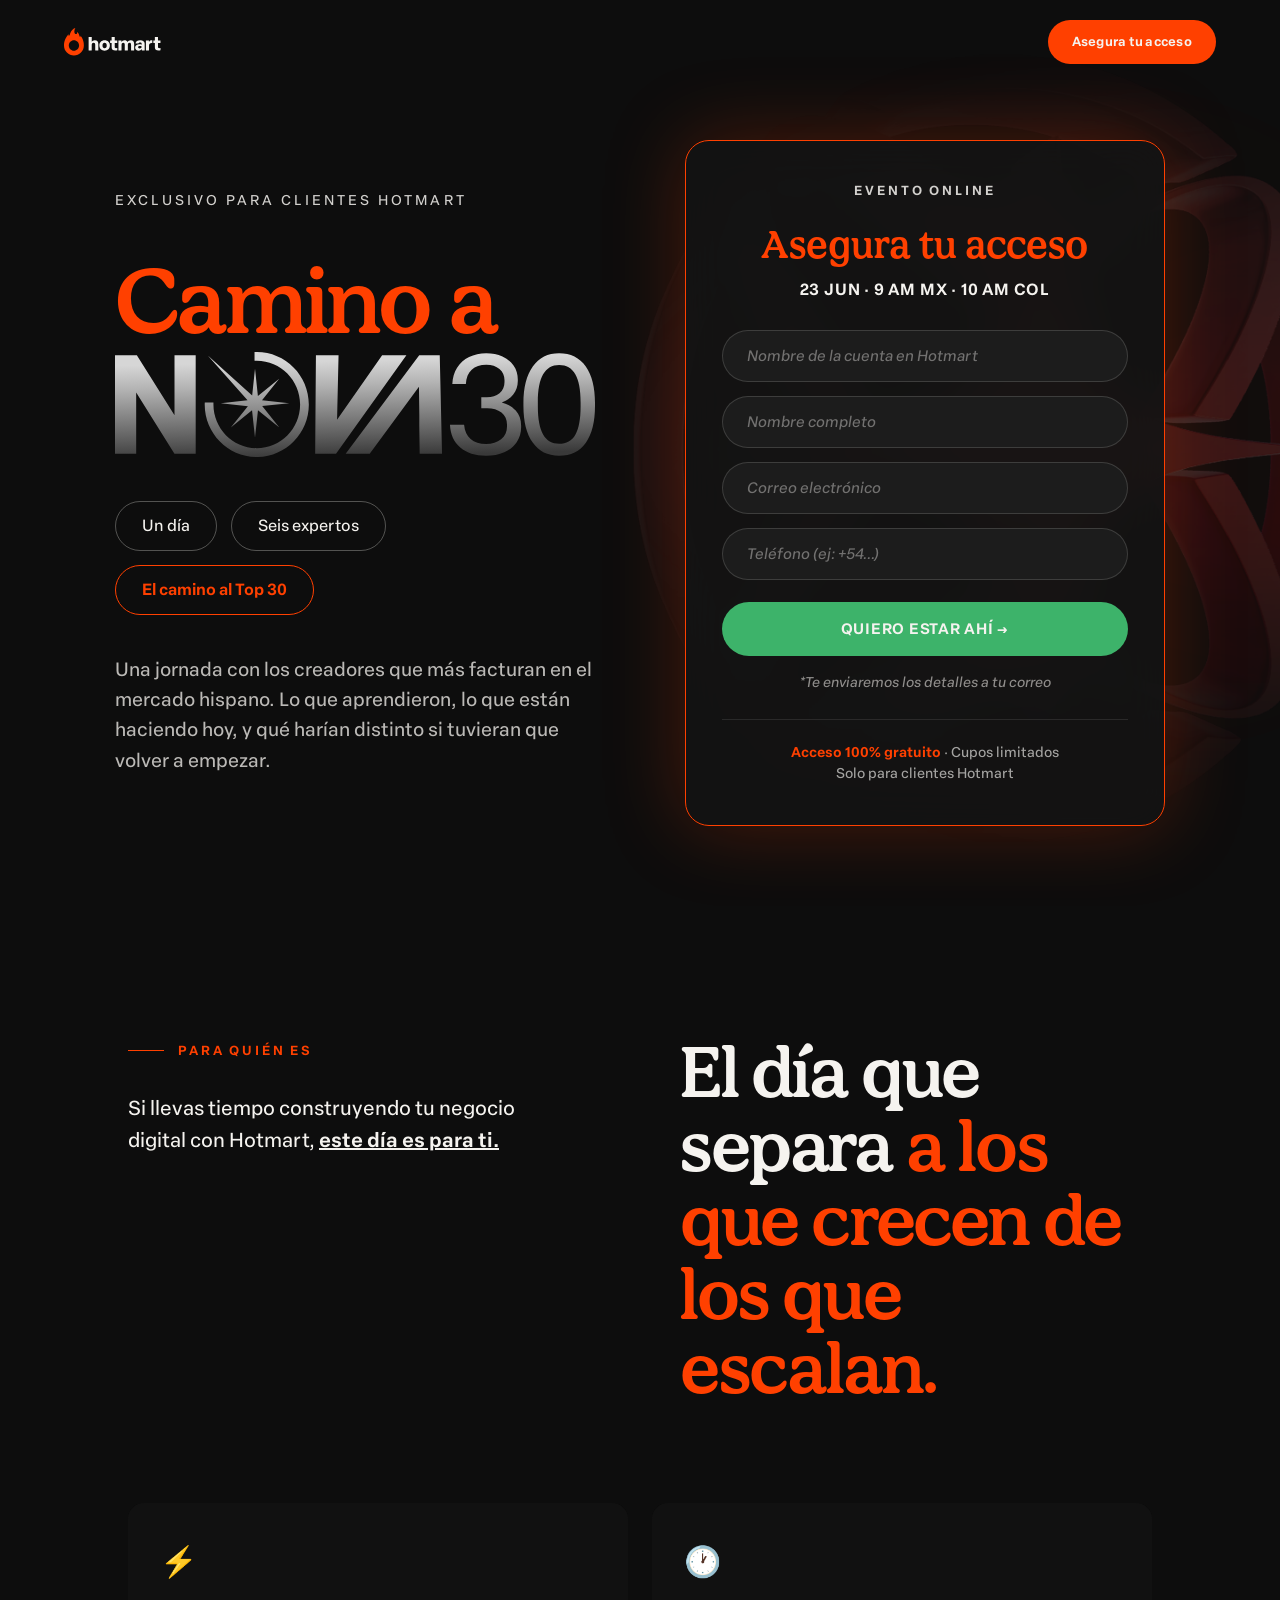
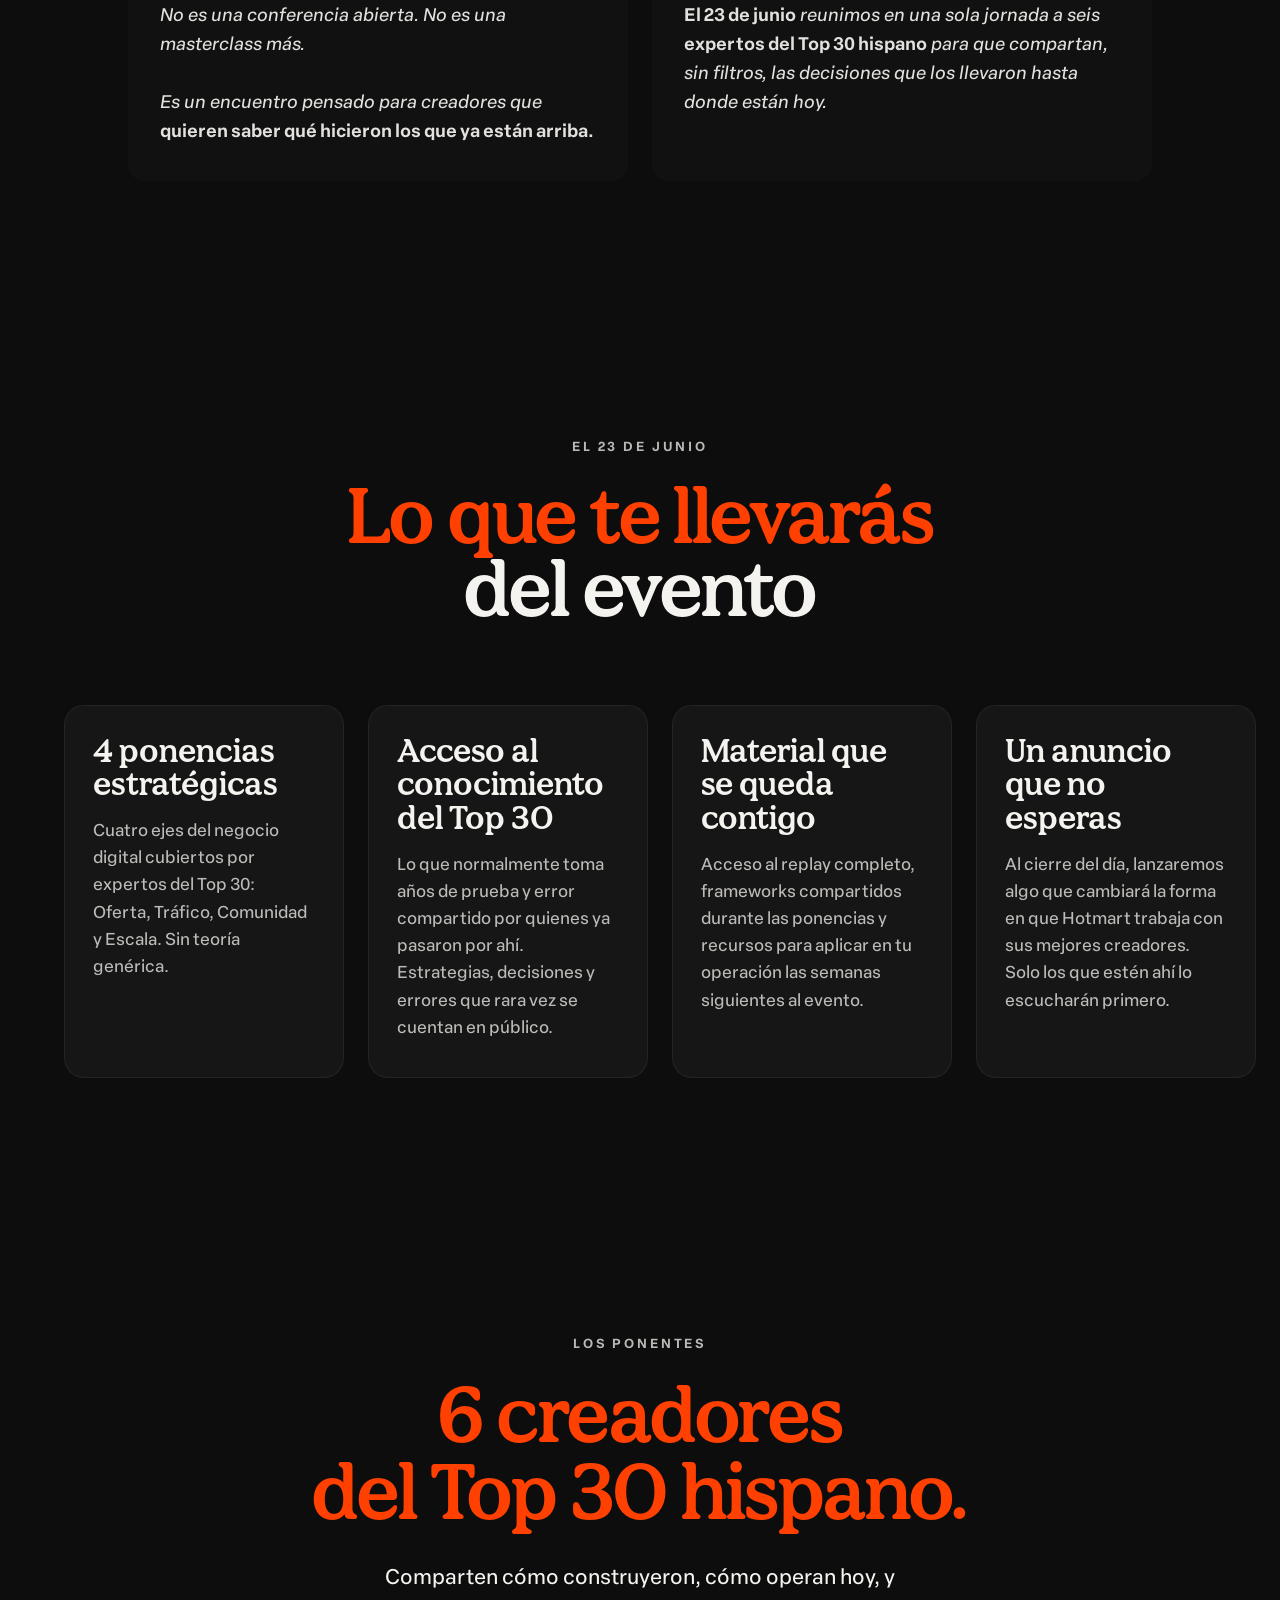
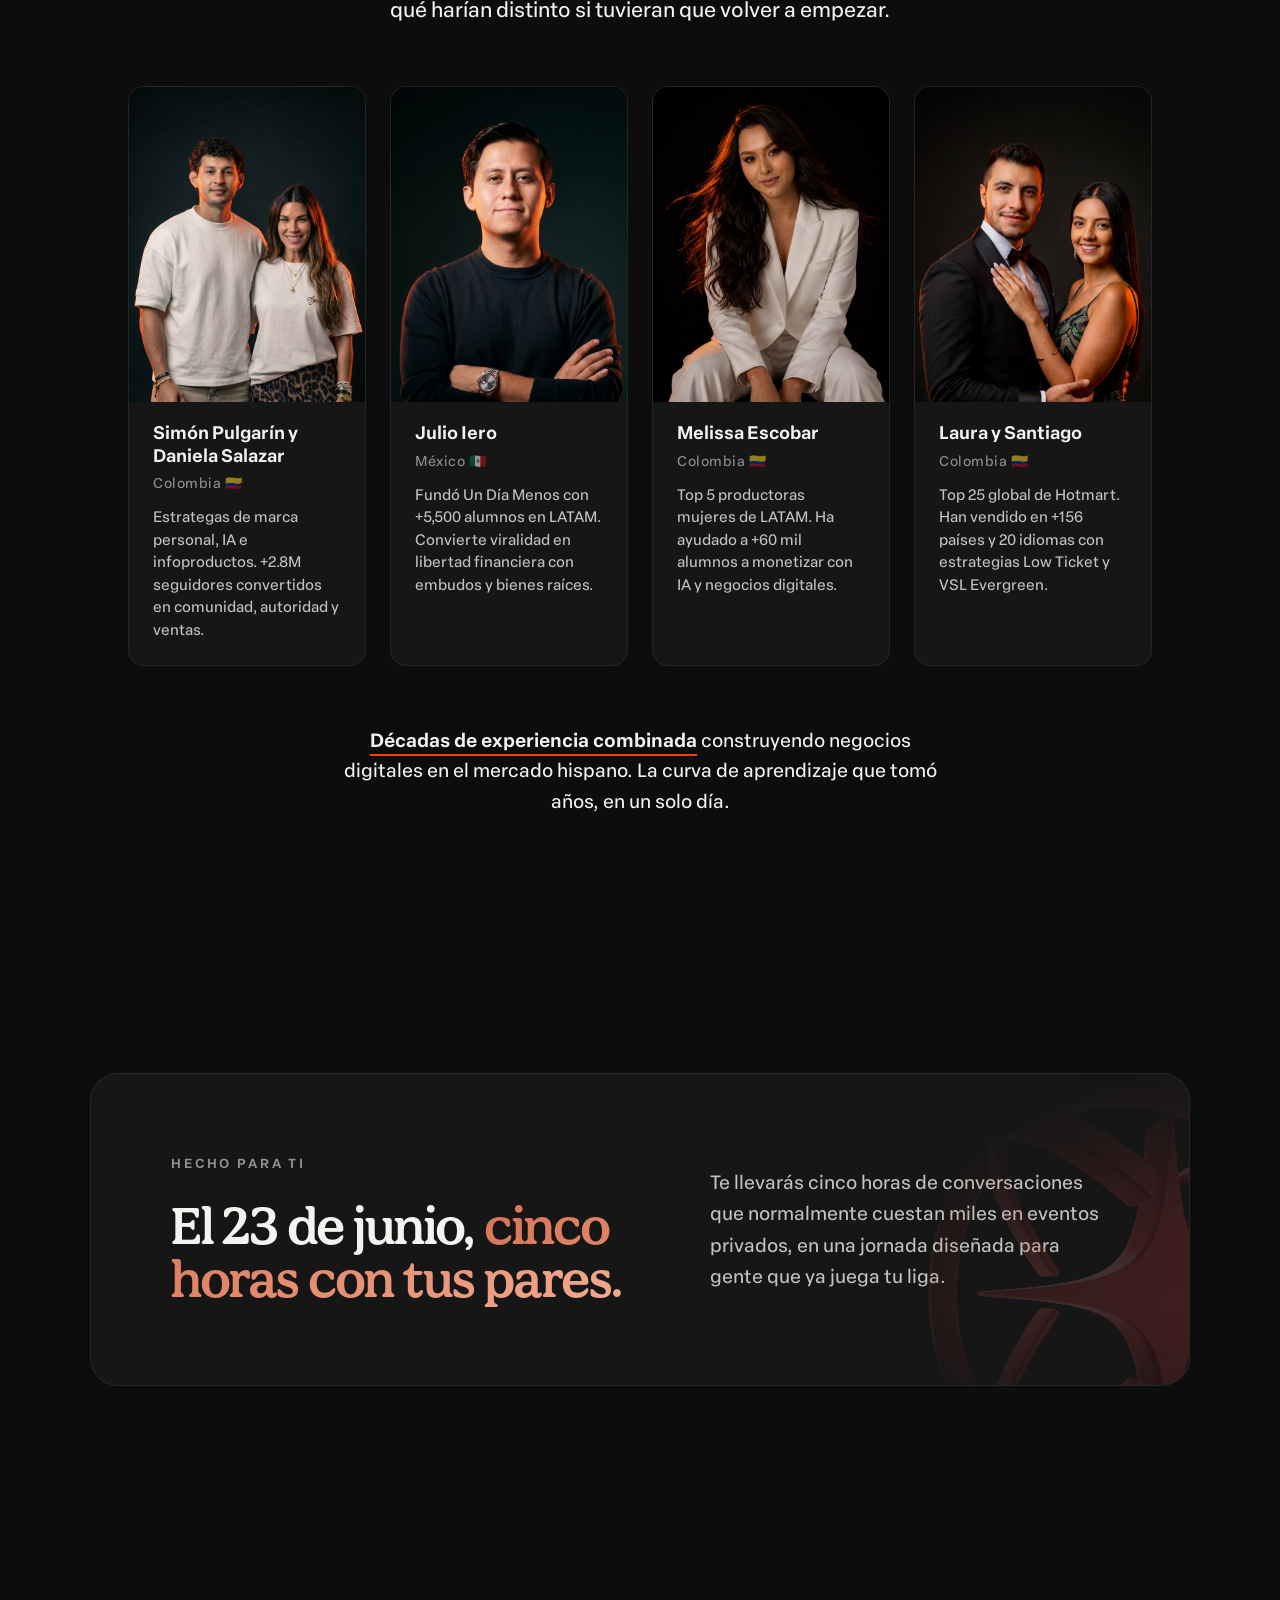
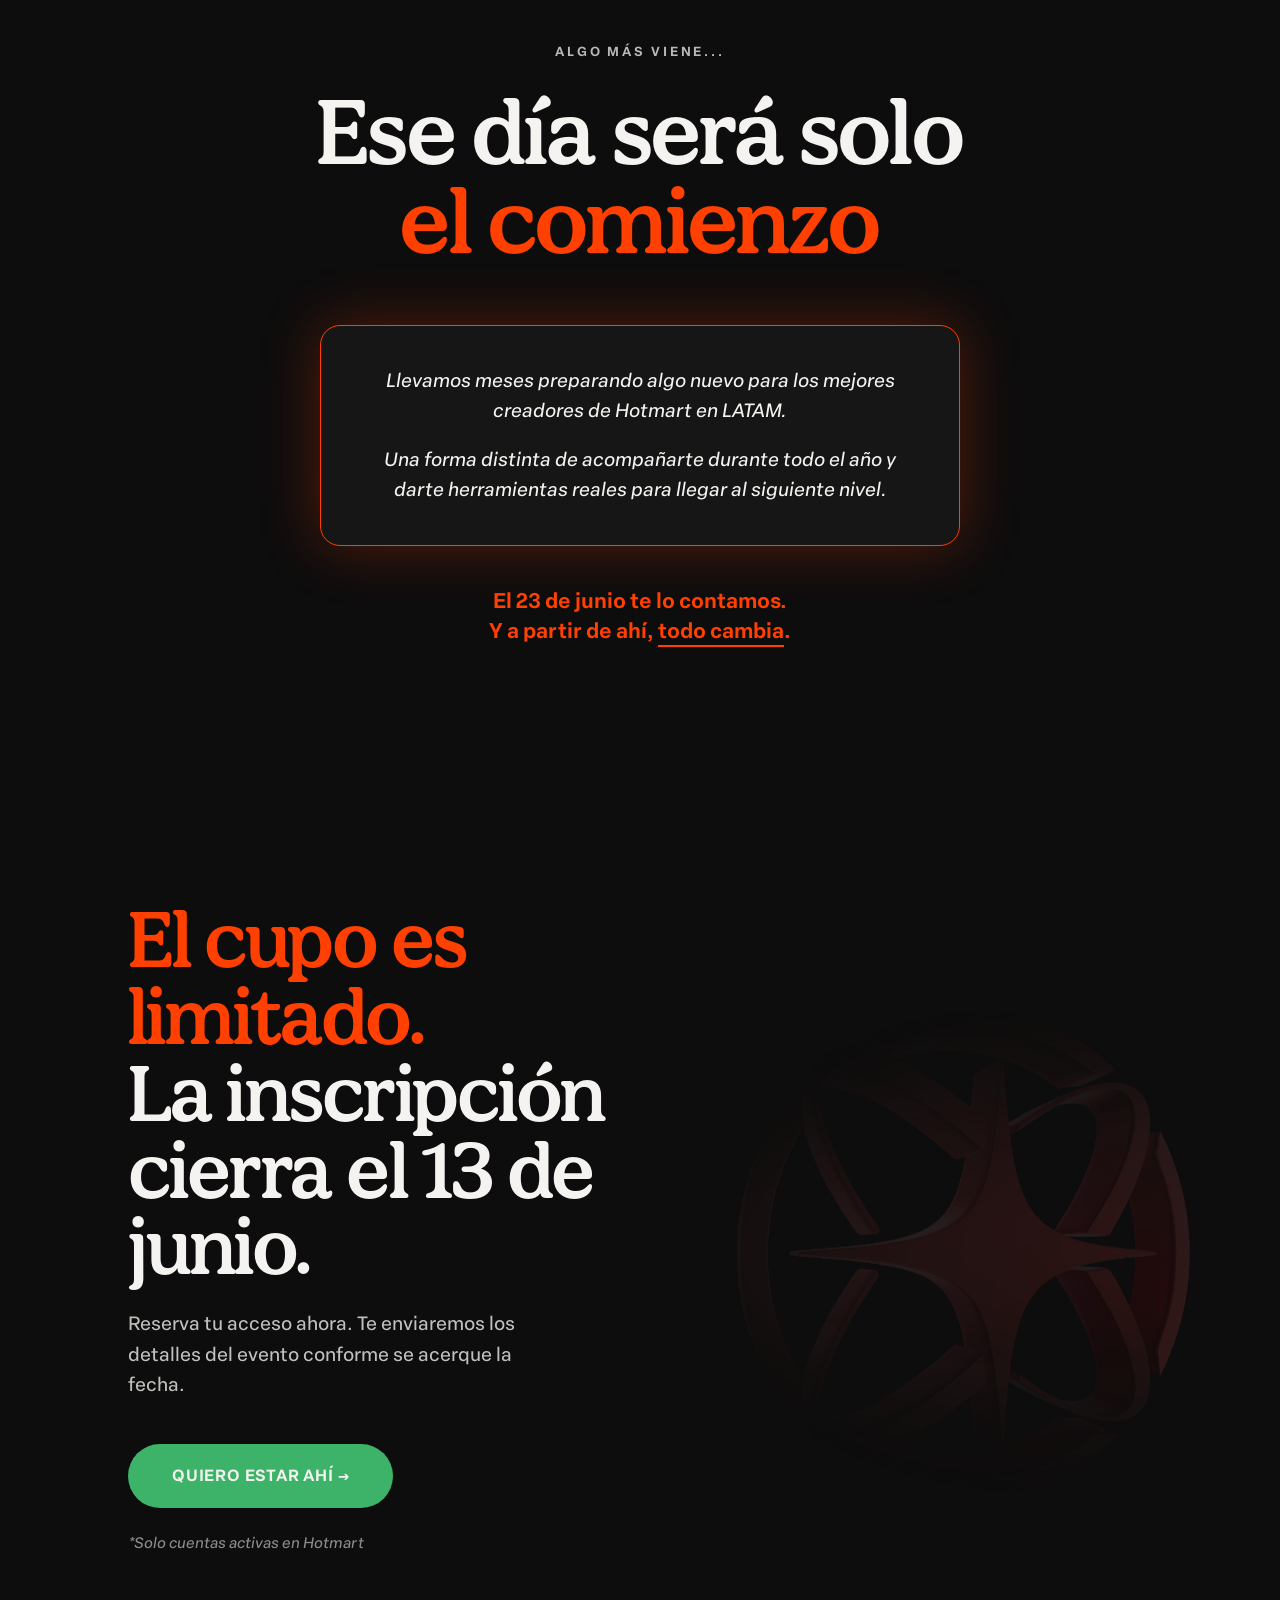
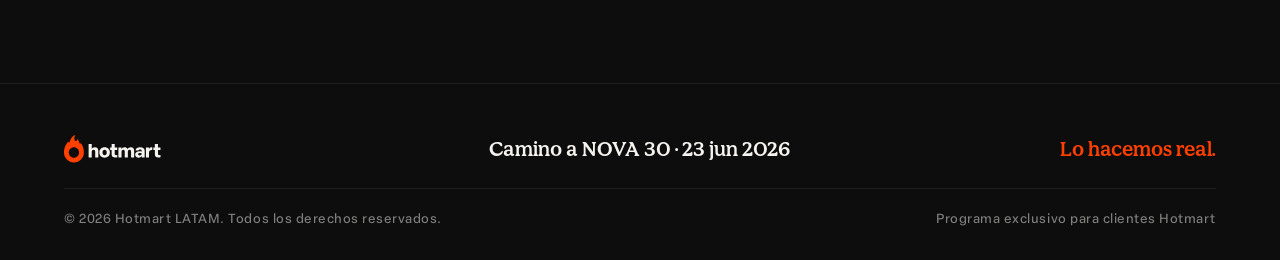
<file: landing-titanium/index.html>
<!DOCTYPE html>
<html lang="es">
<head>
<meta charset="UTF-8">
<meta name="viewport" content="width=device-width, initial-scale=1.0">
<title>Camino a NOVA 30 — Hotmart · Titanium</title>
<meta name="description" content="Una jornada con los creadores que más facturan en el mercado hispano. 23 de junio 2026. Exclusivo para clientes Hotmart.">
<meta property="og:title" content="Camino a NOVA 30 — Hotmart">
<meta property="og:description" content="Un día. Seis expertos. El camino al Top 30.">
<meta property="og:type" content="website">
<link rel="preload" href="assets/fonts/HotmartDisplay-Regular.woff2" as="font" type="font/woff2" crossorigin>
<link rel="preload" href="assets/fonts/HotmartSansRegular.woff2" as="font" type="font/woff2" crossorigin>
<link rel="stylesheet" href="css/base.css">
<link rel="stylesheet" href="css/blocks.css">
  <style>
.speakers-grid {
  display: grid;
  grid-template-columns: repeat(4, 1fr);
  gap: 24px;
  max-width: 1100px;
  margin: 0 auto 60px;
  text-align: left;
}
.speaker-card {
  display: flex;
  flex-direction: column;
  background: var(--black-card);
  border: 1px solid rgba(245, 243, 239, 0.06);
  border-radius: 16px;
  overflow: hidden;
  transition: transform 0.4s var(--ease-out);
}
.speaker-card:hover { transform: translateY(-6px); }
.speaker-card img {
  width: 100%;
  aspect-ratio: 3 / 4;
  object-fit: cover;
  object-position: center top;
  display: block;
  background: #0A0A0A;
}
.speaker-card h3 {
  font-size: 18px;
  line-height: 1.25;
  margin: 20px 24px 6px;
  font-weight: 700;
  color: var(--cream);
}
.speaker-card .speaker-meta {
  font-size: 14px;
  color: rgba(245, 243, 239, 0.55);
  margin: 0 24px 12px;
  letter-spacing: 0.04em;
}
.speaker-card .speaker-bio {
  font-size: 15px;
  line-height: 1.5;
  color: rgba(245, 243, 239, 0.78);
  margin: 0 24px 24px;
}
@media (max-width: 980px) {
  .speakers-grid { grid-template-columns: repeat(2, 1fr); gap: 20px; max-width: 560px; }
}
@media (max-width: 560px) {
  .speakers-grid { grid-template-columns: 1fr; gap: 24px; max-width: 360px; }
}
</style>
</head>
<body>

<!-- Grano global -->
<div class="grain-overlay"></div>

<!-- ============ NAV ============ -->
<nav class="nav" id="nav">
  <a href="#hero" class="nav-logo">
    <img src="assets/logos/ES_Hotmart_Logo_02_Color_Negative.svg" alt="Hotmart">
  </a>
  <div class="nav-meta">
    <span>Camino a NOVA 30 · 23 Jun 2026</span>
  </div>
  <a href="#form-target" class="nav-cta">Asegura tu acceso</a>
</nav>

<!-- ============ HERO ============ -->
<section class="hero" id="hero">
  <div class="hero-orb">
    <img src="assets/orbs/orb-copper.svg" alt="">
  </div>

  <div class="hero-content">
    <div class="hero-eyebrow">EXCLUSIVO PARA CLIENTES HOTMART</div>

    <h1>
      <span class="hero-camino display">Camino a</span>
      <span class="hero-nova">
        <img src="assets/logos/nova30-logo.svg" alt="NOVA 30">
      </span>
    </h1>

    <div class="hero-chips">
      <span class="hero-chip">Un día</span>
      <span class="hero-chip">Seis expertos</span>
      <span class="hero-chip accent">El camino al Top 30</span>
    </div>

    <p class="hero-subtitle">
      Una jornada con los creadores que más facturan en el mercado hispano. Lo que aprendieron, lo que están haciendo hoy, y qué harían distinto si tuvieran que volver a empezar.
    </p>
  </div>

  <div class="hero-form-wrap" id="form-target">
    <form class="hero-form" id="hero-form" novalidate>
      <p class="form-tag">EVENTO ONLINE</p>
      <h2 class="form-title">Asegura tu acceso</h2>
      <p class="form-date">23 JUN · 9 AM MX · 10 AM COL</p>

      <div class="form-field">
      <input list="contas-list" id="conta-input" class="form-input" placeholder="Nombre de la cuenta en Hotmart" required>
      <datalist id="contas-list">
      </datalist>
      <input type="hidden" name="unique_id" id="unique_id_real">
      </div>
  
      <div class="form-field">
        <input type="text" name="name" id="nome-completo" class="form-input" placeholder="Nombre completo" required autocomplete="name">
      </div>
      
      <div class="form-field">
        <input type="email" name="email" id="correo-electronico" class="form-input" placeholder="Correo electrónico" required autocomplete="email">
      </div>
      
      <div class="form-field">
        <input type="tel" name="phone" id="telefono-cliente" class="form-input" placeholder="Teléfono (ej: +54...)" required>
      </div>

      <button type="submit" class="form-submit" id="btn-enviar">QUIERO ESTAR AHÍ →</button>

      <div class="form-error" role="alert"></div>
      <div class="form-success" role="status"></div>

      <p class="form-helper">*Te enviaremos los detalles a tu correo</p>

      <div class="form-trust">
        <strong>Acceso 100% gratuito</strong> · Cupos limitados<br>
        Solo para clientes Hotmart
      </div>
    </form>
  </div>
</section>

<!-- ============ BLOQUE 2 — PARA QUIÉN ES ============ -->
<section class="para-quien">
  <div class="container">
    <div class="para-quien-grid">
      <div class="reveal">
        <div class="eyebrow">PARA QUIÉN ES</div>
        <p class="para-quien-intro">
          Si llevas tiempo construyendo tu negocio digital con Hotmart, <strong><u>este día es para ti.</u></strong>
        </p>
      </div>
      <div class="reveal" data-reveal-delay="100">
        <h2 class="para-quien-title display">
          El día que separa <em>a los que crecen de los que escalan.</em>
        </h2>
      </div>
    </div>

    <div class="para-quien-cards">
      <div class="pq-card reveal" data-reveal-delay="200">
        <div class="pq-card-icon">⚡</div>
        <p>
          <em>No es una conferencia abierta. No es una masterclass más.</em><br><br>
          Es un encuentro pensado para creadores que <strong>quieren saber qué hicieron los que ya están arriba.</strong>
        </p>
      </div>
      <div class="pq-card reveal" data-reveal-delay="300">
        <div class="pq-card-icon">🕐</div>
        <p>
          <em><strong>El 23 de junio</strong> reunimos en una sola jornada a seis <strong>expertos del Top 30 hispano</strong> para que compartan, sin filtros, las decisiones que los llevaron hasta donde están hoy.</em>
        </p>
      </div>
    </div>
  </div>
</section>

<!-- ============ BLOQUE 3 — QUÉ TE LLEVARÁS ============ -->
<section class="que-llevaras">
  <div class="que-llevaras-header reveal">
    <span class="que-llevaras-eyebrow">EL 23 DE JUNIO</span>
    <h2 class="que-llevaras-title display">
      <span class="accent">Lo que te llevarás</span><br>del evento
    </h2>
  </div>

  <div class="cards-carousel">
    <article class="card reveal">
      <h3 class="card-title">4 ponencias estratégicas</h3>
      <p class="card-body">
        Cuatro ejes del negocio digital cubiertos por expertos del Top 30: Oferta, Tráfico, Comunidad y Escala. Sin teoría genérica.
      </p>
      <img src="assets/illustrations/card-01-robot.svg" alt="" class="card-illustration">
    </article>

    <article class="card reveal" data-reveal-delay="100">
      <h3 class="card-title">Acceso al conocimiento del Top 30</h3>
      <p class="card-body">
        Lo que normalmente toma años de prueba y error compartido por quienes ya pasaron por ahí. Estrategias, decisiones y errores que rara vez se cuentan en público.
      </p>
      <img src="assets/illustrations/card-02-astronaut.svg" alt="" class="card-illustration">
    </article>

    <article class="card reveal" data-reveal-delay="200">
      <h3 class="card-title">Material que se queda contigo</h3>
      <p class="card-body">
        Acceso al replay completo, frameworks compartidos durante las ponencias y recursos para aplicar en tu operación las semanas siguientes al evento.
      </p>
      <img src="assets/illustrations/card-03-notebook.svg" alt="" class="card-illustration">
    </article>

    <article class="card reveal" data-reveal-delay="300">
      <h3 class="card-title">Un anuncio que no esperas</h3>
      <p class="card-body">
        Al cierre del día, lanzaremos algo que cambiará la forma en que Hotmart trabaja con sus mejores creadores. Solo los que estén ahí lo escucharán primero.
      </p>
      <img src="assets/illustrations/card-04-bird.svg" alt="" class="card-illustration">
    </article>
  </div>
</section>

<!-- ============ BLOQUE 4 — LOS PONENTES ============ -->
<section class="ponentes">
  <div class="container reveal">
    <div class="ponentes-eyebrow">LOS PONENTES</div>
    <h2 class="ponentes-title display">6 creadores<br>del Top 30 hispano.</h2>
    <p class="ponentes-subtitle">
      Comparten cómo construyeron, cómo operan hoy, y qué harían distinto si tuvieran que volver a empezar.
    </p>

<div class="speakers-grid">

      <article class="speaker-card reveal">
        <img src="assets/speakers/simon-daniela.jpg" alt="Simón Pulgarín y Daniela Salazar" loading="lazy">
        <h3>Simón Pulgarín y Daniela Salazar</h3>
        <p class="speaker-meta">Colombia 🇨🇴</p>
        <p class="speaker-bio">Estrategas de marca personal, IA e infoproductos. +2.8M seguidores convertidos en comunidad, autoridad y ventas.</p>
      </article>

      <article class="speaker-card reveal" data-reveal-delay="100">
        <img src="assets/speakers/julio-iero.jpg" alt="Julio Iero" loading="lazy">
        <h3>Julio Iero</h3>
        <p class="speaker-meta">México 🇲🇽</p>
        <p class="speaker-bio">Fundó Un Día Menos con +5,500 alumnos en LATAM. Convierte viralidad en libertad financiera con embudos y bienes raíces.</p>
      </article>

      <article class="speaker-card reveal" data-reveal-delay="200">
        <img src="assets/speakers/melissa-escobar.jpg" alt="Melissa Escobar" loading="lazy">
        <h3>Melissa Escobar</h3>
        <p class="speaker-meta">Colombia 🇨🇴</p>
        <p class="speaker-bio">Top 5 productoras mujeres de LATAM. Ha ayudado a +60 mil alumnos a monetizar con IA y negocios digitales.</p>
      </article>

      <article class="speaker-card reveal" data-reveal-delay="300">
        <img src="assets/speakers/laura-santiago.jpg" alt="Laura y Santiago" loading="lazy">
        <h3>Laura y Santiago</h3>
        <p class="speaker-meta">Colombia 🇨🇴</p>
        <p class="speaker-bio">Top 25 global de Hotmart. Han vendido en +156 países y 20 idiomas con estrategias Low Ticket y VSL Evergreen.</p>
      </article>

    </div>

    <p class="ponentes-footer">
      <strong>Décadas de experiencia combinada</strong> construyendo negocios digitales en el mercado hispano. La curva de aprendizaje que tomó años, en un solo día.
    </p>
  </div>
</section>

<!-- ============ BLOQUE 5 — PERSONALIZADO ============ -->
<section class="personalizado">
  <div class="personalizado-card titanium">
    <img src="assets/orbs/orb-copper.svg" alt="" class="personalizado-orb">
    <div class="personalizado-content">
      <div class="personalizado-tag">HECHO PARA TI</div>
      <h2 class="personalizado-title display">
        El 23 de junio, <span class="accent">cinco horas con tus pares.</span>
      </h2>
    </div>
    <div class="personalizado-body">
      <p>Te llevarás cinco horas de conversaciones que normalmente cuestan miles en eventos privados, en una jornada diseñada para gente que ya juega tu liga.</p>
    </div>
  </div>
</section>

<!-- ============ BLOQUE 6 — TEASER ============ -->
<section class="teaser">
  <div class="container reveal">
    <div class="teaser-eyebrow">ALGO MÁS VIENE...</div>
    <h2 class="teaser-title display">
      Ese día será solo<br><span class="accent">el comienzo</span>
    </h2>

    <div class="teaser-box reveal" data-reveal-delay="200">
      <p>Llevamos meses preparando algo nuevo para los mejores creadores de Hotmart en LATAM.</p>
      <p>Una forma distinta de acompañarte durante todo el año y darte herramientas reales para llegar al siguiente nivel.</p>
    </div>

    <p class="teaser-payoff reveal" data-reveal-delay="400">
      El 23 de junio te lo contamos.<br>Y a partir de ahí, <strong>todo cambia</strong>.
    </p>
  </div>
</section>

<!-- ============ BLOQUE 7 — CIERRE ============ -->
<section class="cierre" id="cierre">
  <img src="assets/orbs/orb-copper.svg" alt="" class="cierre-orb">
  <div class="container">
    <div class="cierre-content reveal">
      <h2 class="cierre-title display">
        <span class="accent">El cupo es limitado.</span><br>La inscripción cierra el 13 de junio.
      </h2>
      <p class="cierre-subtitle">
        Reserva tu acceso ahora. Te enviaremos los detalles del evento conforme se acerque la fecha.
      </p>
      <a href="#form-target" class="cierre-cta">QUIERO ESTAR AHÍ →</a>
      <p class="cierre-note">*Solo cuentas activas en Hotmart</p>
    </div>
  </div>
</section>

<!-- ============ FOOTER ============ -->
<footer class="footer">
  <div class="footer-grid">
    <div class="footer-logo">
      <img src="assets/logos/ES_Hotmart_Logo_02_Color_Negative.svg" alt="Hotmart">
    </div>
    <div class="footer-event">Camino a NOVA 30 · 23 jun 2026</div>
    <div class="footer-tagline">Lo hacemos real.</div>
  </div>
  <div class="footer-meta">
    <span>© 2026 Hotmart LATAM. Todos los derechos reservados.</span>
    <span>Programa exclusivo para clientes Hotmart</span>
  </div>
</footer>

<script src="js/main.js"></script>
<script>
document.addEventListener('DOMContentLoaded', function() {
    const contasInput = document.getElementById('conta-input');
    const datalist = document.getElementById('contas-list');
    const hiddenInput = document.getElementById('unique_id_real');
    const formElemento = document.getElementById('hero-form');
    
    let nombreGrupoSeleccionado = "";

    // 1. CARGA EL JSON ESPECÍFICO DE TITANIUM
    fetch('./comunidad_titanium_account_names.json')
        .then(response => {
            if (!response.ok) throw new Error('Archivo de cuentas Titanium no encontrado');
            return response.json();
        })
        .then(data => {
            datalist.innerHTML = "";
            data.forEach(item => {
                const option = document.createElement('option');
                option.value = `${item.account_group_name} - ${item.user_account_name}`;
                option.setAttribute('data-id', item.unique_id);
                option.setAttribute('data-grupo', item.account_group_name);
                datalist.appendChild(option);
            });
            console.log("Cuentas Titanium cargadas con éxito.");
        })
        .catch(error => console.error('Error ao carregar contas:', error));

    // 2. DETECTAR SELECCIÓN
    contasInput.addEventListener('input', function() {
        const val = this.value;
        const options = datalist.options;
        hiddenInput.value = "";
        nombreGrupoSeleccionado = "";

        for (let i = 0; i < options.length; i++) {
            if (options[i].value === val) {
                hiddenInput.value = options[i].getAttribute('data-id');
                nombreGrupoSeleccionado = options[i].getAttribute('data-grupo');
                break;
            }
        }
    });

    // 3. ENVÍO AL SERVIDOR (Função Serverless em /api/subscribe)
    if (formElemento) {
        formElemento.addEventListener('submit', async function(e) {
            
            // Bloqueia preventivamente qualquer outra ação
            e.preventDefault();
            e.stopPropagation();
            e.stopImmediatePropagation();

            // VALIDAÇÃO AMIGÁVEL
            if (!hiddenInput.value) {
                alert("Seleccione su cuenta de Hotmart del menú desplegable. Si no la encuentra entre las opciones, por favor póngase en contacto con su gerente de cuentas.");
                
                // Mantém o usuário na página e foca no campo para ele corrigir
                contasInput.focus();
                return;
            }

            const datosFormulario = {
                email: document.getElementById('correo-electronico').value,
                nombre: document.getElementById('nome-completo').value,
                telefono: document.getElementById('telefono-cliente').value,
                unique_id: hiddenInput.value,
                nombre_grupo: nombreGrupoSeleccionado
            };

            const botonEnviar = document.getElementById('btn-enviar');
            if (botonEnviar) {
                botonEnviar.disabled = true;
                botonEnviar.innerText = "Procesando...";
            }

            try {
                const resposta = await fetch('/api/subscribe', {
                    method: 'POST',
                    headers: { 'Content-Type': 'application/json' },
                    body: JSON.stringify(datosFormulario)
                });

                if (resposta.ok) {
                    window.location.href = 'gracias.html';
                } else {
                    alert("Hubo un error en la inscripción. Por favor, intente de nuevo.");
                }
            } catch (error) {
                console.error("Erro de conexão:", error);
                alert("Error de conexión con el servidor.");
            } finally {
                if (botonEnviar) {
                    botonEnviar.disabled = false;
                    botonEnviar.innerText = "QUIERO ESTAR AHÍ →";
                }
            }
        }, true); // <-- A fase de captura em ação para prioridade máxima
    }
});
</script>
</body>
</html>
</file>
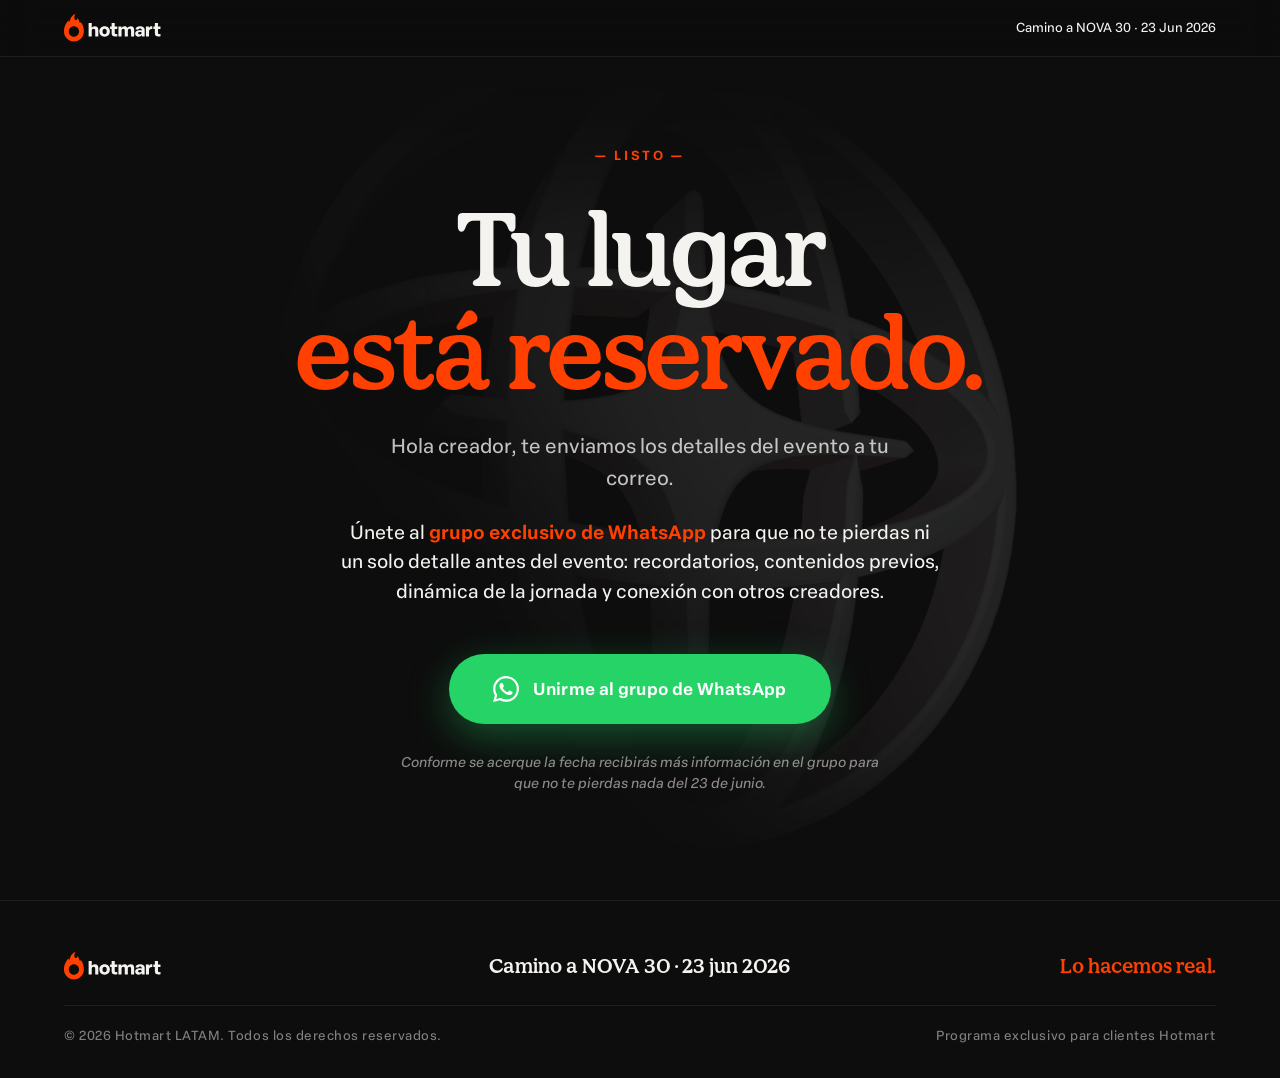
<file: gracias.html>
<!DOCTYPE html>
<html lang="es">
<head>
<meta charset="UTF-8">
<meta name="viewport" content="width=device-width, initial-scale=1.0">
<title>¡Listo! · Camino a NOVA 30 · Platinum</title>
<link rel="stylesheet" href="css/base.css">
<link rel="stylesheet" href="css/blocks.css">
<style>
  .gracias {
    min-height: 100vh;
    display: flex;
    align-items: center;
    justify-content: center;
    padding: 120px var(--padding-x) 80px;
    position: relative;
    overflow: hidden;
    text-align: center;
  }
  .gracias-orb {
    position: absolute;
    top: 50%; left: 50%;
    transform: translate(-50%, -50%);
    width: 800px;
    height: 800px;
    opacity: 0.4;
    pointer-events: none;
    animation: floatOrb 8s ease-in-out infinite;
  }
  @keyframes floatOrb {
    0%, 100% { transform: translate(-50%, -50%) scale(1); }
    50% { transform: translate(-50%, -50%) scale(1.05); }
  }
  .gracias-content {
    position: relative;
    z-index: 2;
    max-width: 720px;
  }
  .gracias-eyebrow {
    color: var(--orange);
    font-size: 13px;
    letter-spacing: 0.22em;
    text-transform: uppercase;
    margin-bottom: 32px;
    font-weight: 700;
  }
  .gracias-title {
    font-family: var(--font-display);
    font-weight: 400;
    font-size: clamp(56px, 8vw, 120px);
    line-height: 1;
    margin-bottom: 28px;
    color: var(--cream);
  }
  .gracias-title .accent { color: var(--orange); font-style: italic; }
  .gracias-subtitle {
    font-size: 20px;
    color: rgba(245, 243, 239, 0.78);
    line-height: 1.6;
    margin-bottom: 24px;
    max-width: 560px;
    margin-left: auto;
    margin-right: auto;
  }
  .gracias-highlight {
    font-size: 19px;
    color: var(--cream);
    line-height: 1.55;
    margin-bottom: 48px;
    max-width: 600px;
    margin-left: auto;
    margin-right: auto;
    font-weight: 500;
  }
  .gracias-highlight strong {
    color: var(--orange);
    font-weight: 700;
  }

  /* Botón WhatsApp */
  .gracias-cta-whatsapp {
    display: inline-flex;
    align-items: center;
    gap: 14px;
    background: #25D366;
    color: #FFFFFF;
    padding: 22px 44px;
    border-radius: 999px;
    font-weight: 700;
    font-size: 17px;
    letter-spacing: 0.02em;
    transition: all 0.25s var(--ease-smooth);
    box-shadow: 0 12px 40px rgba(37, 211, 102, 0.35);
  }

  .gracias-cta-whatsapp:hover {
    background: #1FAE54;
    transform: translateY(-2px);
    box-shadow: 0 16px 50px rgba(37, 211, 102, 0.5);
  }

  .gracias-cta-whatsapp svg {
    width: 26px;
    height: 26px;
    fill: currentColor;
  }

  .gracias-note {
    margin-top: 28px;
    font-size: 14px;
    color: rgba(245, 243, 239, 0.55);
    font-style: italic;
    max-width: 480px;
    margin-left: auto;
    margin-right: auto;
    line-height: 1.5;
  }

  @media (max-width: 640px) {
    .gracias-cta-whatsapp {
      padding: 18px 32px;
      font-size: 15px;
    }
  }
</style>
</head>
<body>

<div class="grain-overlay"></div>

<nav class="nav scrolled">
  <a href="index.html" class="nav-logo">
    <img src="assets/logos/ES_Hotmart_Logo_02_Color_Negative.svg" alt="Hotmart">
  </a>
  <div class="nav-meta">
    <span>Camino a NOVA 30 · 23 Jun 2026</span>
  </div>
</nav>

<main class="gracias">
  <img src="assets/orbs/orb-silver.svg" alt="" class="gracias-orb">
  <div class="gracias-content">
    <div class="gracias-eyebrow">— LISTO —</div>
    <h1 class="gracias-title display">
      Tu lugar<br><span class="accent">está reservado.</span>
    </h1>
    <p class="gracias-subtitle">
      Hola <span id="user-name">creador</span>, te enviamos los detalles del evento a tu correo.
    </p>

    <p class="gracias-highlight">
      Únete al <strong>grupo exclusivo de WhatsApp</strong> para que no te pierdas ni un solo detalle antes del evento: recordatorios, contenidos previos, dinámica de la jornada y conexión con otros creadores.
    </p>

    <!-- IMPORTANTE: Edgar, reemplaza el href con la URL real de invitación al grupo de WhatsApp -->
    <a href="https://chat.whatsapp.com/C8RUEtQR3nfClBWfmclBDh" target="_blank" rel="noopener" class="gracias-cta-whatsapp">
      <svg viewBox="0 0 24 24" xmlns="http://www.w3.org/2000/svg">
        <path d="M17.472 14.382c-.297-.149-1.758-.867-2.03-.967-.273-.099-.471-.148-.67.15-.197.297-.767.966-.94 1.164-.173.199-.347.223-.644.075-.297-.15-1.255-.463-2.39-1.475-.883-.788-1.48-1.761-1.653-2.059-.173-.297-.018-.458.13-.606.134-.133.298-.347.446-.52.149-.174.198-.298.298-.497.099-.198.05-.371-.025-.52-.075-.149-.669-1.612-.916-2.207-.242-.579-.487-.5-.669-.51-.173-.008-.371-.01-.57-.01-.198 0-.52.074-.792.372-.272.297-1.04 1.016-1.04 2.479 0 1.462 1.065 2.875 1.213 3.074.149.198 2.096 3.2 5.077 4.487.709.306 1.262.489 1.694.625.712.227 1.36.195 1.871.118.571-.085 1.758-.719 2.006-1.413.248-.694.248-1.289.173-1.413-.074-.124-.272-.198-.57-.347m-5.421 7.403h-.004a9.87 9.87 0 01-5.031-1.378l-.361-.214-3.741.982.998-3.648-.235-.374a9.86 9.86 0 01-1.51-5.26c.001-5.45 4.436-9.884 9.888-9.884 2.64 0 5.122 1.03 6.988 2.898a9.825 9.825 0 012.893 6.994c-.003 5.45-4.437 9.884-9.885 9.884m8.413-18.297A11.815 11.815 0 0012.05 0C5.495 0 .16 5.335.157 11.892c0 2.096.547 4.142 1.588 5.945L.057 24l6.305-1.654a11.882 11.882 0 005.683 1.448h.005c6.554 0 11.89-5.335 11.893-11.893a11.821 11.821 0 00-3.48-8.413Z"/>
      </svg>
      Unirme al grupo de WhatsApp
    </a>

    <p class="gracias-note">
      Conforme se acerque la fecha recibirás más información en el grupo para que no te pierdas nada del 23 de junio.
    </p>
  </div>
</main>

<footer class="footer">
  <div class="footer-grid">
    <div class="footer-logo">
      <img src="assets/logos/ES_Hotmart_Logo_02_Color_Negative.svg" alt="Hotmart">
    </div>
    <div class="footer-event">Camino a NOVA 30 · 23 jun 2026</div>
    <div class="footer-tagline">Lo hacemos real.</div>
  </div>
  <div class="footer-meta">
    <span>© 2026 Hotmart LATAM. Todos los derechos reservados.</span>
    <span>Programa exclusivo para clientes Hotmart</span>
  </div>
</footer>

<script>
  // Recuperar nombre del usuario si lo enviamos desde el form
  try {
    const name = sessionStorage.getItem('nova30_name');
    if (name) {
      const firstName = name.split(' ')[0];
      document.getElementById('user-name').textContent = firstName;
    }
  } catch (e) { /* sessionStorage no disponible */ }
</script>

</body>
</html>
</file>
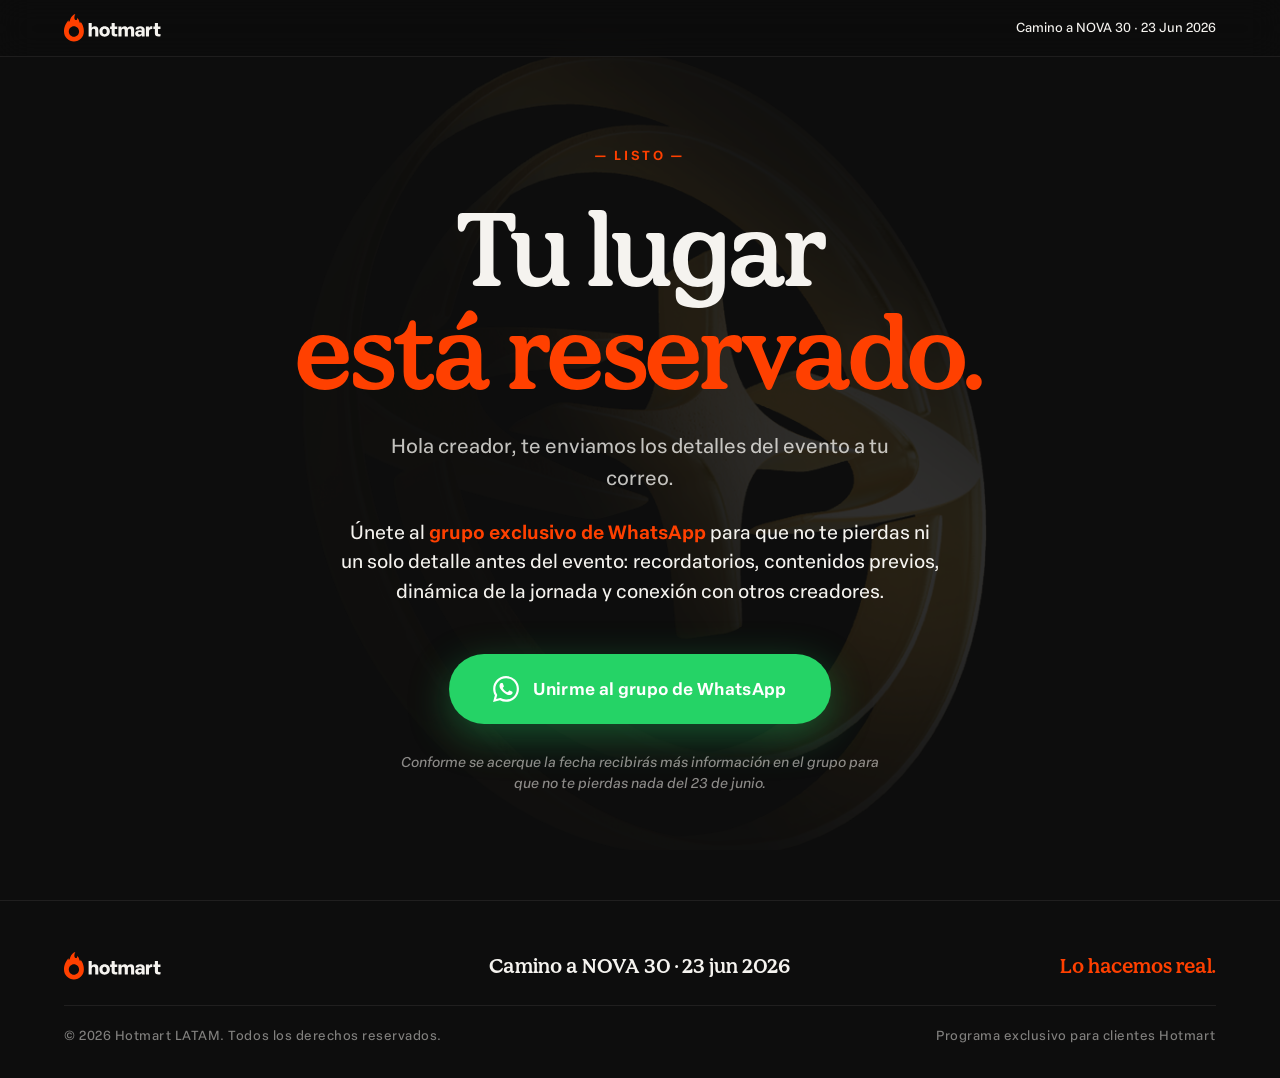
<file: landing-gold/gracias.html>
<!DOCTYPE html>
<html lang="es">
<head>
<meta charset="UTF-8">
<meta name="viewport" content="width=device-width, initial-scale=1.0">
<title>¡Listo! · Camino a NOVA 30</title>
<link rel="stylesheet" href="css/base.css">
<link rel="stylesheet" href="css/blocks.css">
<style>
  .gracias {
    min-height: 100vh;
    display: flex;
    align-items: center;
    justify-content: center;
    padding: 120px var(--padding-x) 80px;
    position: relative;
    overflow: hidden;
    text-align: center;
  }
  .gracias-orb {
    position: absolute;
    top: 50%; left: 50%;
    transform: translate(-50%, -50%);
    width: 800px;
    height: 800px;
    opacity: 0.4;
    pointer-events: none;
    animation: floatOrb 8s ease-in-out infinite;
  }
  @keyframes floatOrb {
    0%, 100% { transform: translate(-50%, -50%) scale(1); }
    50% { transform: translate(-50%, -50%) scale(1.05); }
  }
  .gracias-content {
    position: relative;
    z-index: 2;
    max-width: 720px;
  }
  .gracias-eyebrow {
    color: var(--orange);
    font-size: 13px;
    letter-spacing: 0.22em;
    text-transform: uppercase;
    margin-bottom: 32px;
    font-weight: 700;
  }
  .gracias-title {
    font-family: var(--font-display);
    font-size: clamp(56px, 8vw, 120px);
    line-height: 1;
    margin-bottom: 28px;
    color: var(--cream);
  }
  .gracias-title .accent { color: var(--orange); font-style: italic; }
  .gracias-subtitle {
    font-size: 20px;
    color: rgba(245, 243, 239, 0.78);
    line-height: 1.6;
    margin-bottom: 24px;
    max-width: 560px;
    margin-left: auto;
    margin-right: auto;
  }
  .gracias-highlight {
    font-size: 19px;
    color: var(--cream);
    line-height: 1.55;
    margin-bottom: 48px;
    max-width: 600px;
    margin-left: auto;
    margin-right: auto;
    font-weight: 500;
  }
  .gracias-highlight strong {
    color: var(--orange);
    font-weight: 700;
  }

  /* Botón WhatsApp */
  .gracias-cta-whatsapp {
    display: inline-flex;
    align-items: center;
    gap: 14px;
    background: #25D366;
    color: #FFFFFF;
    padding: 22px 44px;
    border-radius: 999px;
    font-weight: 700;
    font-size: 17px;
    letter-spacing: 0.02em;
    transition: all 0.25s var(--ease-smooth);
    box-shadow: 0 12px 40px rgba(37, 211, 102, 0.35);
  }

  .gracias-cta-whatsapp:hover {
    background: #1FAE54;
    transform: translateY(-2px);
    box-shadow: 0 16px 50px rgba(37, 211, 102, 0.5);
  }

  .gracias-cta-whatsapp svg {
    width: 26px;
    height: 26px;
    fill: currentColor;
  }

  .gracias-note {
    margin-top: 28px;
    font-size: 14px;
    color: rgba(245, 243, 239, 0.55);
    font-style: italic;
    max-width: 480px;
    margin-left: auto;
    margin-right: auto;
    line-height: 1.5;
  }

  @media (max-width: 640px) {
    .gracias-cta-whatsapp {
      padding: 18px 32px;
      font-size: 15px;
    }
  }
</style>
</head>
<body>

<div class="grain-overlay"></div>

<nav class="nav scrolled">
  <a href="index.html" class="nav-logo">
    <img src="assets/logos/ES_Hotmart_Logo_02_Color_Negative.svg" alt="Hotmart">
  </a>
  <div class="nav-meta">
    <span>Camino a NOVA 30 · 23 Jun 2026</span>
  </div>
</nav>

<main class="gracias">
  <img src="assets/orbs/orb-gold.svg" alt="" class="gracias-orb">
  <div class="gracias-content">
    <div class="gracias-eyebrow">— LISTO —</div>
    <h1 class="gracias-title display">
      Tu lugar<br><span class="accent">está reservado.</span>
    </h1>
    <p class="gracias-subtitle">
      Hola <span id="user-name">creador</span>, te enviamos los detalles del evento a tu correo.
    </p>

    <p class="gracias-highlight">
      Únete al <strong>grupo exclusivo de WhatsApp</strong> para que no te pierdas ni un solo detalle antes del evento: recordatorios, contenidos previos, dinámica de la jornada y conexión con otros creadores.
    </p>

    <!-- IMPORTANTE: Edgar, reemplaza el href con la URL real de invitación al grupo de WhatsApp -->
    <a href="https://chat.whatsapp.com/JdL8XRqLbJMJoCh5RMQyaU" target="_blank" rel="noopener" class="gracias-cta-whatsapp">
      <svg viewBox="0 0 24 24" xmlns="http://www.w3.org/2000/svg">
        <path d="M17.472 14.382c-.297-.149-1.758-.867-2.03-.967-.273-.099-.471-.148-.67.15-.197.297-.767.966-.94 1.164-.173.199-.347.223-.644.075-.297-.15-1.255-.463-2.39-1.475-.883-.788-1.48-1.761-1.653-2.059-.173-.297-.018-.458.13-.606.134-.133.298-.347.446-.52.149-.174.198-.298.298-.497.099-.198.05-.371-.025-.52-.075-.149-.669-1.612-.916-2.207-.242-.579-.487-.5-.669-.51-.173-.008-.371-.01-.57-.01-.198 0-.52.074-.792.372-.272.297-1.04 1.016-1.04 2.479 0 1.462 1.065 2.875 1.213 3.074.149.198 2.096 3.2 5.077 4.487.709.306 1.262.489 1.694.625.712.227 1.36.195 1.871.118.571-.085 1.758-.719 2.006-1.413.248-.694.248-1.289.173-1.413-.074-.124-.272-.198-.57-.347m-5.421 7.403h-.004a9.87 9.87 0 01-5.031-1.378l-.361-.214-3.741.982.998-3.648-.235-.374a9.86 9.86 0 01-1.51-5.26c.001-5.45 4.436-9.884 9.888-9.884 2.64 0 5.122 1.03 6.988 2.898a9.825 9.825 0 012.893 6.994c-.003 5.45-4.437 9.884-9.885 9.884m8.413-18.297A11.815 11.815 0 0012.05 0C5.495 0 .16 5.335.157 11.892c0 2.096.547 4.142 1.588 5.945L.057 24l6.305-1.654a11.882 11.882 0 005.683 1.448h.005c6.554 0 11.89-5.335 11.893-11.893a11.821 11.821 0 00-3.48-8.413Z"/>
      </svg>
      Unirme al grupo de WhatsApp
    </a>

    <p class="gracias-note">
      Conforme se acerque la fecha recibirás más información en el grupo para que no te pierdas nada del 23 de junio.
    </p>
  </div>
</main>

<footer class="footer">
  <div class="footer-grid">
    <div class="footer-logo">
      <img src="assets/logos/ES_Hotmart_Logo_02_Color_Negative.svg" alt="Hotmart">
    </div>
    <div class="footer-event">Camino a NOVA 30 · 23 jun 2026</div>
    <div class="footer-tagline">Lo hacemos real.</div>
  </div>
  <div class="footer-meta">
    <span>© 2026 Hotmart LATAM. Todos los derechos reservados.</span>
    <span>Programa exclusivo para clientes Hotmart</span>
  </div>
</footer>

<script>
  // Recuperar nombre del usuario si lo enviamos desde el form
  try {
    const name = sessionStorage.getItem('nova30_name');
    if (name) {
      const firstName = name.split(' ')[0];
      document.getElementById('user-name').textContent = firstName;
    }
  } catch (e) { /* sessionStorage no disponible */ }
</script>

</body>
</html>
</file>
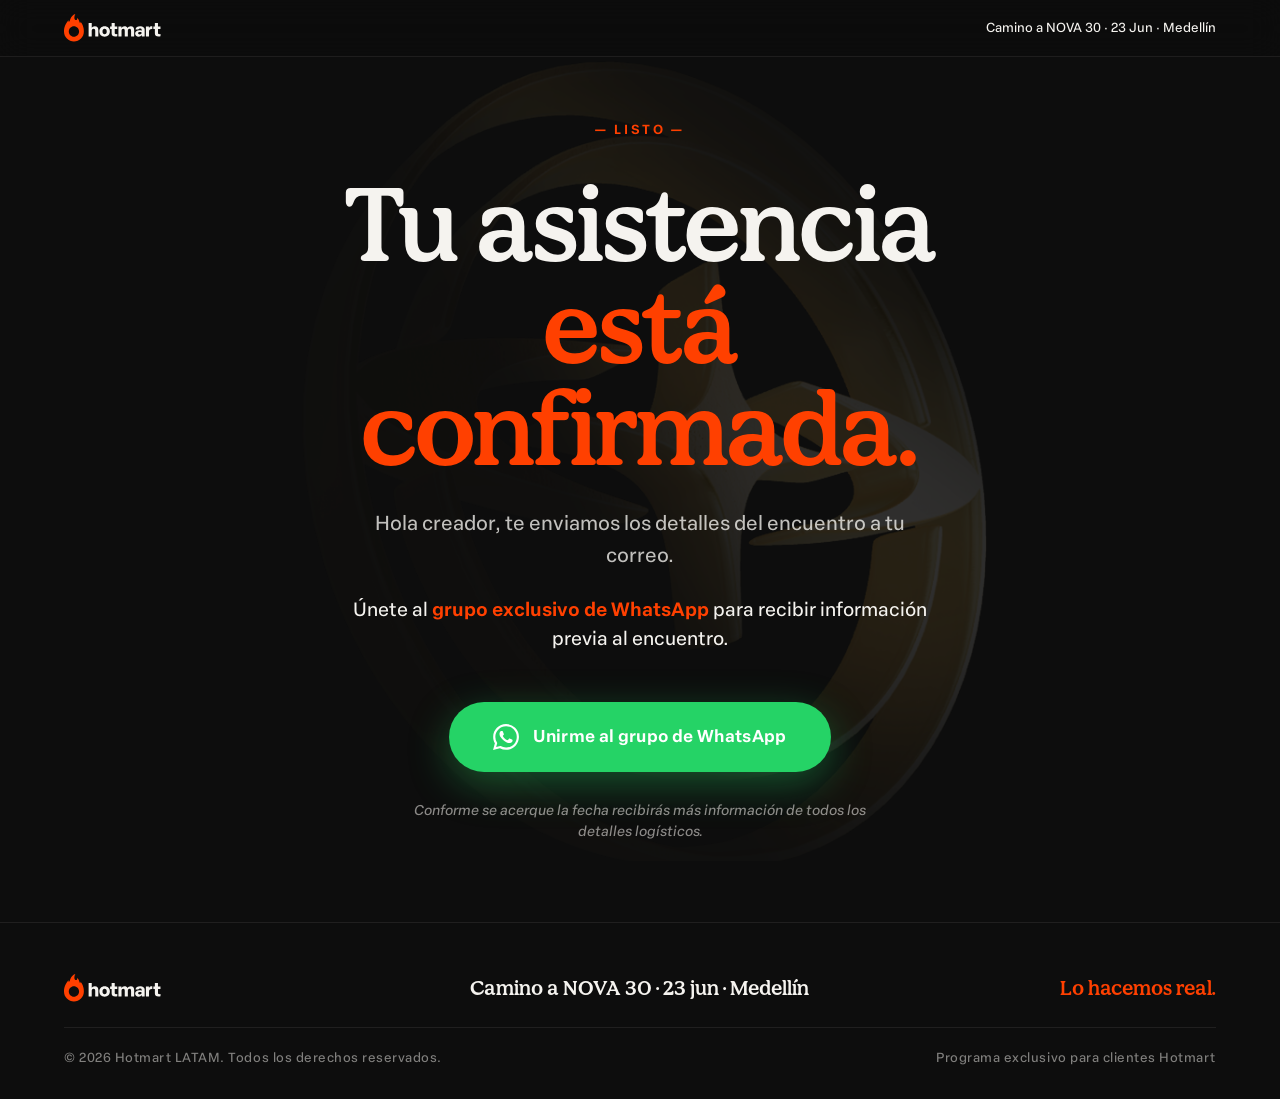
<file: landing-presencial/gracias.html>
<!DOCTYPE html>
<html lang="es">
<head>
<meta charset="UTF-8">
<meta name="viewport" content="width=device-width, initial-scale=1.0">
<title>¡Listo! · Encuentro Presencial Medellín</title>
<link rel="stylesheet" href="css/base.css">
<link rel="stylesheet" href="css/blocks.css">
<style>
  .gracias {
    min-height: 100vh;
    display: flex;
    align-items: center;
    justify-content: center;
    padding: 120px var(--padding-x) 80px;
    position: relative;
    overflow: hidden;
    text-align: center;
  }
  .gracias-orb {
    position: absolute;
    top: 50%; left: 50%;
    transform: translate(-50%, -50%);
    width: 800px;
    height: 800px;
    opacity: 0.4;
    pointer-events: none;
    animation: floatOrb 8s ease-in-out infinite;
  }
  @keyframes floatOrb {
    0%, 100% { transform: translate(-50%, -50%) scale(1); }
    50% { transform: translate(-50%, -50%) scale(1.05); }
  }
  .gracias-content {
    position: relative;
    z-index: 2;
    max-width: 720px;
  }
  .gracias-eyebrow {
    color: var(--orange);
    font-size: 13px;
    letter-spacing: 0.22em;
    text-transform: uppercase;
    margin-bottom: 32px;
    font-weight: 700;
  }
  .gracias-title {
    font-family: var(--font-display);
    font-size: clamp(56px, 8vw, 120px);
    line-height: 1;
    margin-bottom: 28px;
    color: var(--cream);
  }
  .gracias-title .accent { color: var(--orange); font-style: italic; }
  .gracias-subtitle {
    font-size: 20px;
    color: rgba(245, 243, 239, 0.78);
    line-height: 1.6;
    margin-bottom: 24px;
    max-width: 560px;
    margin-left: auto;
    margin-right: auto;
  }
  .gracias-highlight {
    font-size: 19px;
    color: var(--cream);
    line-height: 1.55;
    margin-bottom: 48px;
    max-width: 600px;
    margin-left: auto;
    margin-right: auto;
    font-weight: 500;
  }
  .gracias-highlight strong {
    color: var(--orange);
    font-weight: 700;
  }

  /* Botón WhatsApp */
  .gracias-cta-whatsapp {
    display: inline-flex;
    align-items: center;
    gap: 14px;
    background: #25D366;
    color: #FFFFFF;
    padding: 22px 44px;
    border-radius: 999px;
    font-weight: 700;
    font-size: 17px;
    letter-spacing: 0.02em;
    transition: all 0.25s var(--ease-smooth);
    box-shadow: 0 12px 40px rgba(37, 211, 102, 0.35);
  }

  .gracias-cta-whatsapp:hover {
    background: #1FAE54;
    transform: translateY(-2px);
    box-shadow: 0 16px 50px rgba(37, 211, 102, 0.5);
  }

  .gracias-cta-whatsapp svg {
    width: 26px;
    height: 26px;
    fill: currentColor;
  }

  .gracias-note {
    margin-top: 28px;
    font-size: 14px;
    color: rgba(245, 243, 239, 0.55);
    font-style: italic;
    max-width: 480px;
    margin-left: auto;
    margin-right: auto;
    line-height: 1.5;
  }

  @media (max-width: 640px) {
    .gracias-cta-whatsapp {
      padding: 18px 32px;
      font-size: 15px;
    }
  }
</style>
</head>
<body>

<div class="grain-overlay"></div>

<nav class="nav scrolled">
  <a href="index.html" class="nav-logo">
    <img src="assets/logos/ES_Hotmart_Logo_02_Color_Negative.svg" alt="Hotmart">
  </a>
  <div class="nav-meta">
    <span>Camino a NOVA 30 · 23 Jun · Medellín</span>
  </div>
</nav>

<main class="gracias">
  <img src="assets/orbs/orb-gold.svg" alt="" class="gracias-orb">
  <div class="gracias-content">
    <div class="gracias-eyebrow">— LISTO —</div>
    <h1 class="gracias-title display">
      Tu asistencia<br><span class="accent">está confirmada.</span>
    </h1>
    <p class="gracias-subtitle">
      Hola <span id="user-name">creador</span>, te enviamos los detalles del encuentro a tu correo.
    </p>

    <p class="gracias-highlight">
      Únete al <strong>grupo exclusivo de WhatsApp</strong> para recibir información previa al encuentro.
    </p>

    <!-- IMPORTANTE: Edgar, reemplaza el href con la URL real del grupo WhatsApp presencial Medellín -->
    <a href="https://chat.whatsapp.com/JdL8XRqLbJMJoCh5RMQyaU" target="_blank" rel="noopener" class="gracias-cta-whatsapp">
      <svg viewBox="0 0 24 24" xmlns="http://www.w3.org/2000/svg">
        <path d="M17.472 14.382c-.297-.149-1.758-.867-2.03-.967-.273-.099-.471-.148-.67.15-.197.297-.767.966-.94 1.164-.173.199-.347.223-.644.075-.297-.15-1.255-.463-2.39-1.475-.883-.788-1.48-1.761-1.653-2.059-.173-.297-.018-.458.13-.606.134-.133.298-.347.446-.52.149-.174.198-.298.298-.497.099-.198.05-.371-.025-.52-.075-.149-.669-1.612-.916-2.207-.242-.579-.487-.5-.669-.51-.173-.008-.371-.01-.57-.01-.198 0-.52.074-.792.372-.272.297-1.04 1.016-1.04 2.479 0 1.462 1.065 2.875 1.213 3.074.149.198 2.096 3.2 5.077 4.487.709.306 1.262.489 1.694.625.712.227 1.36.195 1.871.118.571-.085 1.758-.719 2.006-1.413.248-.694.248-1.289.173-1.413-.074-.124-.272-.198-.57-.347m-5.421 7.403h-.004a9.87 9.87 0 01-5.031-1.378l-.361-.214-3.741.982.998-3.648-.235-.374a9.86 9.86 0 01-1.51-5.26c.001-5.45 4.436-9.884 9.888-9.884 2.64 0 5.122 1.03 6.988 2.898a9.825 9.825 0 012.893 6.994c-.003 5.45-4.437 9.884-9.885 9.884m8.413-18.297A11.815 11.815 0 0012.05 0C5.495 0 .16 5.335.157 11.892c0 2.096.547 4.142 1.588 5.945L.057 24l6.305-1.654a11.882 11.882 0 005.683 1.448h.005c6.554 0 11.89-5.335 11.893-11.893a11.821 11.821 0 00-3.48-8.413Z"/>
      </svg>
      Unirme al grupo de WhatsApp
    </a>

    <p class="gracias-note">
      Conforme se acerque la fecha recibirás más información de todos los detalles logísticos.
    </p>
  </div>
</main>

<footer class="footer">
  <div class="footer-grid">
    <div class="footer-logo">
      <img src="assets/logos/ES_Hotmart_Logo_02_Color_Negative.svg" alt="Hotmart">
    </div>
    <div class="footer-event">Camino a NOVA 30 · 23 jun · Medellín</div>
    <div class="footer-tagline">Lo hacemos real.</div>
  </div>
  <div class="footer-meta">
    <span>© 2026 Hotmart LATAM. Todos los derechos reservados.</span>
    <span>Programa exclusivo para clientes Hotmart</span>
  </div>
</footer>

<script>
  // Recuperar nombre del usuario si lo enviamos desde el form
  try {
    const name = sessionStorage.getItem('nova30_name');
    if (name) {
      const firstName = name.split(' ')[0];
      document.getElementById('user-name').textContent = firstName;
    }
  } catch (e) { /* sessionStorage no disponible */ }
</script>

</body>
</html>
</file>
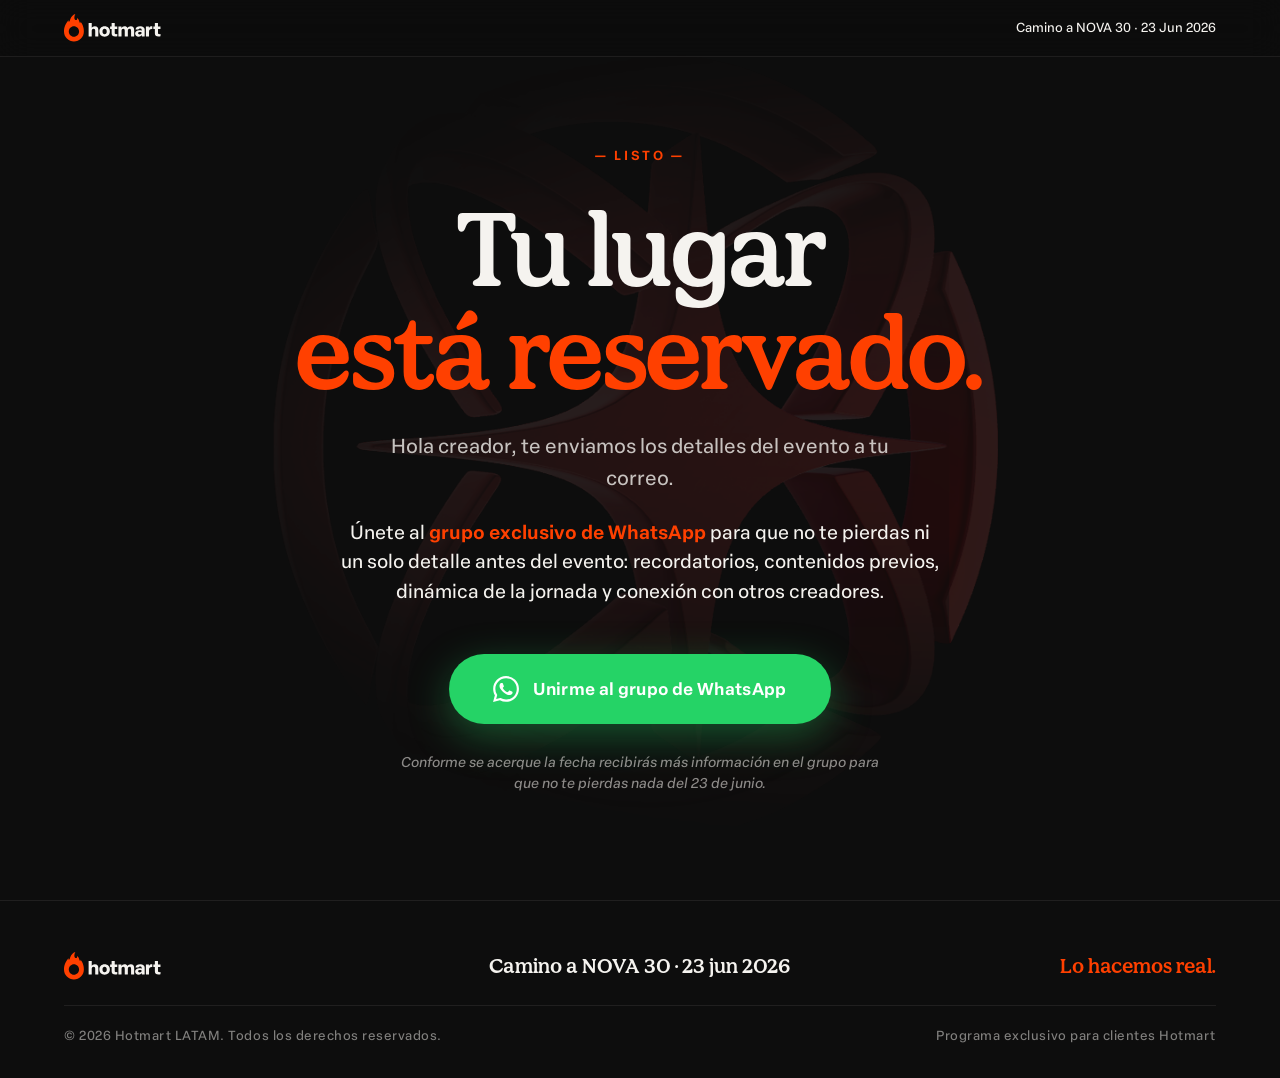
<file: landing-titanium/gracias.html>
<!DOCTYPE html>
<html lang="es">
<head>
<meta charset="UTF-8">
<meta name="viewport" content="width=device-width, initial-scale=1.0">
<title>¡Listo! · Camino a NOVA 30 · Titanium</title>
<link rel="stylesheet" href="css/base.css">
<link rel="stylesheet" href="css/blocks.css">
<style>
  .gracias {
    min-height: 100vh;
    display: flex;
    align-items: center;
    justify-content: center;
    padding: 120px var(--padding-x) 80px;
    position: relative;
    overflow: hidden;
    text-align: center;
  }
  .gracias-orb {
    position: absolute;
    top: 50%; left: 50%;
    transform: translate(-50%, -50%);
    width: 800px;
    height: 800px;
    opacity: 0.4;
    pointer-events: none;
    animation: floatOrb 8s ease-in-out infinite;
  }
  @keyframes floatOrb {
    0%, 100% { transform: translate(-50%, -50%) scale(1); }
    50% { transform: translate(-50%, -50%) scale(1.05); }
  }
  .gracias-content {
    position: relative;
    z-index: 2;
    max-width: 720px;
  }
  .gracias-eyebrow {
    color: var(--orange);
    font-size: 13px;
    letter-spacing: 0.22em;
    text-transform: uppercase;
    margin-bottom: 32px;
    font-weight: 700;
  }
  .gracias-title {
    font-family: var(--font-display);
    font-weight: 400;
    font-size: clamp(56px, 8vw, 120px);
    line-height: 1;
    margin-bottom: 28px;
    color: var(--cream);
  }
  .gracias-title .accent { color: var(--orange); font-style: italic; }
  .gracias-subtitle {
    font-size: 20px;
    color: rgba(245, 243, 239, 0.78);
    line-height: 1.6;
    margin-bottom: 24px;
    max-width: 560px;
    margin-left: auto;
    margin-right: auto;
  }
  .gracias-highlight {
    font-size: 19px;
    color: var(--cream);
    line-height: 1.55;
    margin-bottom: 48px;
    max-width: 600px;
    margin-left: auto;
    margin-right: auto;
    font-weight: 500;
  }
  .gracias-highlight strong {
    color: var(--orange);
    font-weight: 700;
  }

  /* Botón WhatsApp */
  .gracias-cta-whatsapp {
    display: inline-flex;
    align-items: center;
    gap: 14px;
    background: #25D366;
    color: #FFFFFF;
    padding: 22px 44px;
    border-radius: 999px;
    font-weight: 700;
    font-size: 17px;
    letter-spacing: 0.02em;
    transition: all 0.25s var(--ease-smooth);
    box-shadow: 0 12px 40px rgba(37, 211, 102, 0.35);
  }

  .gracias-cta-whatsapp:hover {
    background: #1FAE54;
    transform: translateY(-2px);
    box-shadow: 0 16px 50px rgba(37, 211, 102, 0.5);
  }

  .gracias-cta-whatsapp svg {
    width: 26px;
    height: 26px;
    fill: currentColor;
  }

  .gracias-note {
    margin-top: 28px;
    font-size: 14px;
    color: rgba(245, 243, 239, 0.55);
    font-style: italic;
    max-width: 480px;
    margin-left: auto;
    margin-right: auto;
    line-height: 1.5;
  }

  @media (max-width: 640px) {
    .gracias-cta-whatsapp {
      padding: 18px 32px;
      font-size: 15px;
    }
  }
</style>
</head>
<body>

<div class="grain-overlay"></div>

<nav class="nav scrolled">
  <a href="index.html" class="nav-logo">
    <img src="assets/logos/ES_Hotmart_Logo_02_Color_Negative.svg" alt="Hotmart">
  </a>
  <div class="nav-meta">
    <span>Camino a NOVA 30 · 23 Jun 2026</span>
  </div>
</nav>

<main class="gracias">
  <img src="assets/orbs/orb-copper.svg" alt="" class="gracias-orb">
  <div class="gracias-content">
    <div class="gracias-eyebrow">— LISTO —</div>
    <h1 class="gracias-title display">
      Tu lugar<br><span class="accent">está reservado.</span>
    </h1>
    <p class="gracias-subtitle">
      Hola <span id="user-name">creador</span>, te enviamos los detalles del evento a tu correo.
    </p>

    <p class="gracias-highlight">
      Únete al <strong>grupo exclusivo de WhatsApp</strong> para que no te pierdas ni un solo detalle antes del evento: recordatorios, contenidos previos, dinámica de la jornada y conexión con otros creadores.
    </p>

    <!-- IMPORTANTE: Edgar, reemplaza el href con la URL real de invitación al grupo de WhatsApp -->
    <a href="https://chat.whatsapp.com/Jw3T57w7iV3HmzoI5nLFSj" target="_blank" rel="noopener" class="gracias-cta-whatsapp">
      <svg viewBox="0 0 24 24" xmlns="http://www.w3.org/2000/svg">
        <path d="M17.472 14.382c-.297-.149-1.758-.867-2.03-.967-.273-.099-.471-.148-.67.15-.197.297-.767.966-.94 1.164-.173.199-.347.223-.644.075-.297-.15-1.255-.463-2.39-1.475-.883-.788-1.48-1.761-1.653-2.059-.173-.297-.018-.458.13-.606.134-.133.298-.347.446-.52.149-.174.198-.298.298-.497.099-.198.05-.371-.025-.52-.075-.149-.669-1.612-.916-2.207-.242-.579-.487-.5-.669-.51-.173-.008-.371-.01-.57-.01-.198 0-.52.074-.792.372-.272.297-1.04 1.016-1.04 2.479 0 1.462 1.065 2.875 1.213 3.074.149.198 2.096 3.2 5.077 4.487.709.306 1.262.489 1.694.625.712.227 1.36.195 1.871.118.571-.085 1.758-.719 2.006-1.413.248-.694.248-1.289.173-1.413-.074-.124-.272-.198-.57-.347m-5.421 7.403h-.004a9.87 9.87 0 01-5.031-1.378l-.361-.214-3.741.982.998-3.648-.235-.374a9.86 9.86 0 01-1.51-5.26c.001-5.45 4.436-9.884 9.888-9.884 2.64 0 5.122 1.03 6.988 2.898a9.825 9.825 0 012.893 6.994c-.003 5.45-4.437 9.884-9.885 9.884m8.413-18.297A11.815 11.815 0 0012.05 0C5.495 0 .16 5.335.157 11.892c0 2.096.547 4.142 1.588 5.945L.057 24l6.305-1.654a11.882 11.882 0 005.683 1.448h.005c6.554 0 11.89-5.335 11.893-11.893a11.821 11.821 0 00-3.48-8.413Z"/>
      </svg>
      Unirme al grupo de WhatsApp
    </a>

    <p class="gracias-note">
      Conforme se acerque la fecha recibirás más información en el grupo para que no te pierdas nada del 23 de junio.
    </p>
  </div>
</main>

<footer class="footer">
  <div class="footer-grid">
    <div class="footer-logo">
      <img src="assets/logos/ES_Hotmart_Logo_02_Color_Negative.svg" alt="Hotmart">
    </div>
    <div class="footer-event">Camino a NOVA 30 · 23 jun 2026</div>
    <div class="footer-tagline">Lo hacemos real.</div>
  </div>
  <div class="footer-meta">
    <span>© 2026 Hotmart LATAM. Todos los derechos reservados.</span>
    <span>Programa exclusivo para clientes Hotmart</span>
  </div>
</footer>

<script>
  // Recuperar nombre del usuario si lo enviamos desde el form
  try {
    const name = sessionStorage.getItem('nova30_name');
    if (name) {
      const firstName = name.split(' ')[0];
      document.getElementById('user-name').textContent = firstName;
    }
  } catch (e) { /* sessionStorage no disponible */ }
</script>

</body>
</html>
</file>
<file: css/base.css>
/* ============================================
   FUENTES HOTMART OFICIALES
   ============================================ */
@font-face {
  font-family: 'Hotmart Display';
  src: url('../assets/fonts/HotmartDisplay-Regular.woff2') format('woff2');
  font-weight: 400;
  font-style: normal;
  font-display: swap;
}
@font-face {
  font-family: 'Hotmart Sans';
  src: url('../assets/fonts/HotmartSansLight.woff2') format('woff2');
  font-weight: 300;
  font-style: normal;
  font-display: swap;
}
@font-face {
  font-family: 'Hotmart Sans';
  src: url('../assets/fonts/HotmartSansRegular.woff2') format('woff2');
  font-weight: 400;
  font-style: normal;
  font-display: swap;
}
@font-face {
  font-family: 'Hotmart Sans';
  src: url('../assets/fonts/HotmartSans-Italic.woff2') format('woff2');
  font-weight: 400;
  font-style: italic;
  font-display: swap;
}
@font-face {
  font-family: 'Hotmart Sans';
  src: url('../assets/fonts/HotmartSansBold.woff2') format('woff2');
  font-weight: 700;
  font-style: normal;
  font-display: swap;
}

/* ============================================
   VARIABLES GLOBALES (fácil de editar)
   ============================================ */
:root {
  /* Colores Hotmart oficiales */
  --orange: #FF4000;
  --orange-hover: #E63800;
  --black: #0D0D0D;
  --black-soft: #1A1A1A;
  --black-card: #161616;
  --cream: #F5F3EF;
  --cream-warm: #EFEAE0;
  --grey-200: #D9D2C7;
  --grey-500: #8A8580;
  --grey-700: #4A4642;

  /* Variantes por tier */
  --gold: #D4A75A;
  --gold-light: #FFE082;
  --silver: #C0C0C0;
  --silver-light: #F0F0F0;
  --titanium: #B85A30;

  /* CTA — el botón verde del diseño */
  --cta-green: #3DB36A;
  --cta-green-hover: #2E9856;

  /* Tipografía */
  --font-display: 'Hotmart Display', Georgia, serif;
  --font-body: 'Hotmart Sans', -apple-system, BlinkMacSystemFont, sans-serif;

  /* Espaciado */
  --container: 1280px;
  --padding-section: clamp(80px, 10vw, 160px);
  --padding-x: clamp(20px, 5vw, 80px);

  /* Animación */
  --ease-out: cubic-bezier(0.16, 1, 0.3, 1);
  --ease-smooth: cubic-bezier(0.4, 0, 0.2, 1);
}

/* ============================================
   RESET MINIMAL
   ============================================ */
*, *::before, *::after {
  margin: 0;
  padding: 0;
  box-sizing: border-box;
}

html {
  scroll-behavior: smooth;
  overflow-x: hidden;
  scroll-padding-top: 90px;
}

body {
  background: var(--black);
  color: var(--cream);
  font-family: var(--font-body);
  font-size: 16px;
  line-height: 1.5;
  -webkit-font-smoothing: antialiased;
  -moz-osx-font-smoothing: grayscale;
  overflow-x: hidden;
  font-synthesis: none;
  -webkit-font-synthesis: none;
}

img, svg {
  max-width: 100%;
  display: block;
}

button, input {
  font-family: inherit;
  font-size: inherit;
}

a {
  color: inherit;
  text-decoration: none;
}

/* ============================================
   UTILIDADES
   ============================================ */
.container {
  max-width: var(--container);
  margin: 0 auto;
  padding: 0 var(--padding-x);
}

.display {
  font-family: var(--font-display);
  font-weight: 400;
  letter-spacing: -0.02em;
  line-height: 0.95;
}

.eyebrow {
  color: var(--orange);
  font-size: 13px;
  font-weight: 700;
  letter-spacing: 0.22em;
  text-transform: uppercase;
  display: inline-flex;
  align-items: center;
  gap: 14px;
  margin-bottom: 32px;
}

.eyebrow::before {
  content: "";
  width: 36px;
  height: 1px;
  background: currentColor;
}

/* Grano sutil global */
.grain-overlay {
  position: fixed;
  inset: 0;
  pointer-events: none;
  z-index: 1000;
  opacity: 0.04;
  background-image: url('../assets/textures/grain.svg');
  background-size: 200px 200px;
  mix-blend-mode: overlay;
}

/* Animación de entrada al hacer scroll */
.reveal {
  opacity: 0;
  transform: translateY(40px);
  transition: opacity 0.8s var(--ease-out), transform 0.8s var(--ease-out);
}

.reveal.visible {
  opacity: 1;
  transform: translateY(0);
}

/* Reduced motion */
@media (prefers-reduced-motion: reduce) {
  *, *::before, *::after {
    animation-duration: 0.01ms !important;
    animation-iteration-count: 1 !important;
    transition-duration: 0.01ms !important;
  }
  .reveal { opacity: 1; transform: none; }
}
</file>
<file: css/blocks.css>
/* ============================================
   NAVBAR FIJO
   ============================================ */
.nav {
  position: fixed;
  top: 0;
  left: 0;
  right: 0;
  z-index: 100;
  padding: 20px var(--padding-x);
  display: flex;
  justify-content: space-between;
  align-items: center;
  background: rgba(13, 13, 13, 0);
  backdrop-filter: blur(0);
  transition: all 0.4s var(--ease-smooth);
}

.nav.scrolled {
  background: rgba(13, 13, 13, 0.92);
  backdrop-filter: blur(16px);
  padding: 14px var(--padding-x);
  border-bottom: 1px solid rgba(245, 243, 239, 0.08);
}

.nav-logo img { height: 28px; }

.nav-meta {
  display: flex;
  align-items: center;
  gap: 14px;
  color: var(--cream);
  font-size: 13px;
  font-weight: 500;
  opacity: 0;
  transition: opacity 0.4s var(--ease-smooth);
}
.nav.scrolled .nav-meta { opacity: 1; }

.nav-cta {
  background: var(--orange);
  color: var(--cream);
  padding: 12px 24px;
  border-radius: 999px;
  font-weight: 700;
  font-size: 13px;
  letter-spacing: 0.02em;
  transition: all 0.2s var(--ease-smooth);
}
.nav-cta:hover {
  background: var(--orange-hover);
  transform: translateY(-1px);
}

/* ============================================
   HERO PRINCIPAL — Bloque 1
   ============================================ */
.hero {
  position: relative;
  min-height: 100vh;
  background: var(--black);
  padding: 140px clamp(60px, 9vw, 140px) 80px;
  display: grid;
  grid-template-columns: 1fr 1fr;
  gap: clamp(60px, 7vw, 120px);
  align-items: center;
  overflow: hidden;
  max-width: 1500px;
  margin: 0 auto;
}

/* Orbe del hero — estático, sin animaciones de scroll */
.hero-orb {
  position: absolute;
  top: 50%;
  right: -120px;
  transform: translateY(-50%);
  width: 800px;
  height: 800px;
  opacity: 0.55;
  pointer-events: none;
  z-index: 0;
  filter: drop-shadow(0 0 80px rgba(255, 64, 0, 0.15));
}

.hero-orb img {
  width: 100%;
  height: 100%;
}

.hero-content {
  position: relative;
  z-index: 2;
}

.hero-eyebrow {
  color: var(--cream);
  font-size: 14px;
  font-weight: 500;
  letter-spacing: 0.22em;
  text-transform: uppercase;
  margin-bottom: 44px;
  opacity: 0.85;
}

.hero-camino {
  display: block;
  font-family: var(--font-display);
  font-size: clamp(56px, 7vw, 96px);
  color: var(--orange);
  font-style: italic;
  font-weight: 400;
  line-height: 1;
  margin-bottom: 0;
}

.hero-nova {
  display: block;
  margin: 8px 0 44px;
  max-width: 600px;
}

.hero-nova img {
  width: 100%;
  height: auto;
}

.hero-chips {
  display: flex;
  gap: 14px;
  margin-bottom: 40px;
  flex-wrap: wrap;
}

.hero-chip {
  padding: 12px 26px;
  border-radius: 999px;
  border: 1.5px solid rgba(245, 243, 239, 0.3);
  font-size: 16px;
  font-weight: 500;
  color: var(--cream);
}

.hero-chip.accent {
  border-color: var(--orange);
  color: var(--orange);
  font-weight: 700;
}

.hero-subtitle {
  font-size: 19px;
  color: rgba(245, 243, 239, 0.75);
  line-height: 1.6;
  max-width: 540px;
}

/* ============================================
   HERO FORMULARIO (lado derecho)
   ============================================ */
.hero-form-wrap {
  position: relative;
  z-index: 5;
  justify-self: end;
  width: 100%;
  max-width: 480px;
}

.hero-form {
  position: relative;
  background: rgba(20, 20, 20, 0.85);
  backdrop-filter: blur(20px);
  border: 1.5px solid var(--orange);
  border-radius: 24px;
  padding: 40px 36px;
  box-shadow: 0 0 80px rgba(255, 64, 0, 0.25);
}

.form-tag {
  text-align: center;
  font-size: 13px;
  letter-spacing: 0.22em;
  color: var(--cream);
  text-transform: uppercase;
  margin-bottom: 14px;
  opacity: 0.85;
  font-weight: 600;
}

.form-title {
  font-family: var(--font-display);
  font-size: clamp(28px, 3vw, 38px);
  font-weight: 400;
  text-align: center;
  color: var(--orange);
  margin-bottom: 6px;
}

.form-date {
  text-align: center;
  font-size: 16px;
  font-weight: 700;
  color: var(--cream);
  margin-bottom: 28px;
  letter-spacing: 0.05em;
}

.form-field {
  position: relative;
  margin-bottom: 14px;
}

.form-input {
  width: 100%;
  background: rgba(30, 30, 30, 0.9);
  border: 1px solid rgba(245, 243, 239, 0.15);
  border-radius: 999px;
  padding: 16px 24px;
  color: var(--cream);
  font-size: 15px;
  font-style: italic;
  transition: border-color 0.3s;
}

.form-input::placeholder {
  color: rgba(245, 243, 239, 0.4);
  font-style: italic;
}

.form-input:focus {
  outline: none;
  border-color: var(--orange);
  font-style: normal;
}

.form-submit {
  width: 100%;
  background: var(--cta-green);
  color: var(--cream);
  border: none;
  padding: 18px;
  border-radius: 999px;
  font-weight: 700;
  font-size: 15px;
  letter-spacing: 0.05em;
  cursor: pointer;
  text-transform: uppercase;
  margin-top: 8px;
  transition: all 0.2s;
}

.form-submit:hover {
  background: var(--cta-green-hover);
  transform: translateY(-1px);
}

.form-submit:disabled {
  opacity: 0.6;
  cursor: not-allowed;
  transform: none;
}

.form-helper {
  font-size: 14px;
  color: rgba(245, 243, 239, 0.55);
  text-align: center;
  margin-top: 16px;
  font-style: italic;
}

.form-trust {
  margin-top: 26px;
  padding-top: 22px;
  border-top: 1px solid rgba(245, 243, 239, 0.1);
  text-align: center;
  font-size: 14px;
  color: rgba(245, 243, 239, 0.65);
  line-height: 1.55;
}

.form-trust strong {
  color: var(--orange);
  font-weight: 700;
}

.form-error,
.form-success {
  margin-top: 12px;
  padding: 10px;
  border-radius: 8px;
  font-size: 13px;
  text-align: center;
  display: none;
}

.form-error { background: rgba(255, 64, 0, 0.15); color: var(--orange); }
.form-success { background: rgba(61, 179, 106, 0.15); color: var(--cta-green); }
.form-error.show, .form-success.show { display: block; }

/* ============================================
   BLOQUE 2 — PARA QUIÉN ES
   ============================================ */
.para-quien {
  position: relative;
  background: var(--black);
  padding: var(--padding-section) var(--padding-x);
  overflow: hidden;
}

.para-quien-grid {
  display: grid;
  grid-template-columns: 1fr 1fr;
  gap: 80px;
  align-items: start;
  position: relative;
  z-index: 2;
}

.para-quien-intro {
  font-size: 20px;
  color: var(--cream);
  line-height: 1.6;
  margin-bottom: 0;
  max-width: 420px;
}

.para-quien-intro strong { font-weight: 700; }

.para-quien-title {
  font-family: var(--font-display);
  font-weight: 400;
  font-size: clamp(40px, 5.5vw, 80px);
  color: var(--cream);
  line-height: 1.05;
  margin-bottom: 40px;
}

.para-quien-title em {
  color: var(--orange);
  font-style: italic;
}

.para-quien-cards {
  display: grid;
  grid-template-columns: 1fr 1fr;
  gap: 24px;
  margin-top: 60px;
  grid-column: 1 / -1;
  position: relative;
  z-index: 2;
}

.pq-card {
  background: rgba(20, 20, 20, 0.7);
  backdrop-filter: blur(10px);
  border-radius: 16px;
  padding: 36px 32px;
}

.pq-card-icon {
  width: 40px;
  height: 40px;
  margin-bottom: 22px;
  font-size: 30px;
}

.pq-card p {
  font-size: 18px;
  color: var(--cream);
  line-height: 1.6;
  font-style: italic;
  opacity: 0.92;
}

.pq-card p strong {
  font-weight: 700;
  font-style: normal;
  color: var(--cream);
}

/* ============================================
   BLOQUE 3 — QUÉ TE LLEVARÁS (CARRUSEL)
   ============================================ */
.que-llevaras {
  position: relative;
  background: var(--black);
  padding: var(--padding-section) 0;
  overflow: hidden;
}

.que-llevaras-header {
  text-align: center;
  padding: 0 var(--padding-x);
  margin-bottom: 80px;
}

.que-llevaras-eyebrow {
  display: block;
  color: var(--cream);
  font-size: 13px;
  letter-spacing: 0.22em;
  text-transform: uppercase;
  margin-bottom: 22px;
  opacity: 0.75;
  font-weight: 600;
}

.que-llevaras-title {
  font-family: var(--font-display);
  font-weight: 400;
  font-size: clamp(48px, 6vw, 88px);
  line-height: 0.95;
}

.que-llevaras-title .accent {
  color: var(--orange);
}

.cards-carousel {
  display: flex;
  gap: 24px;
  padding: 0 var(--padding-x);
  overflow-x: auto;
  scroll-snap-type: x mandatory;
  scroll-padding: var(--padding-x);
  scrollbar-width: none;
  -ms-overflow-style: none;
}

.cards-carousel::-webkit-scrollbar { display: none; }

.card {
  flex: 0 0 calc(25% - 18px);
  min-width: 280px;
  aspect-ratio: 3/4;
  border-radius: 20px;
  padding: 28px;
  position: relative;
  scroll-snap-align: start;
  transition: background 0.4s var(--ease-out), transform 0.4s var(--ease-out);
  display: flex;
  flex-direction: column;
  cursor: pointer;
  /* Estado por defecto: gris oscuro */
  background: var(--black-card);
  border: 1px solid rgba(245, 243, 239, 0.06);
  overflow: hidden;
}

.card:hover {
  transform: translateY(-8px);
  background: var(--orange);
  border-color: var(--orange);
}

.card-title {
  font-family: var(--font-display);
  font-weight: 400;
  font-size: 32px;
  color: var(--cream);
  line-height: 1.05;
  margin-bottom: 16px;
  margin-top: 0;
  transition: color 0.4s var(--ease-out);
}

.card:hover .card-title {
  color: var(--cream);
}

.card-body {
  font-size: 17px;
  color: rgba(245, 243, 239, 0.75);
  line-height: 1.6;
  flex: 1;
  transition: color 0.4s var(--ease-out);
}

.card:hover .card-body {
  color: var(--cream);
  opacity: 0.95;
}

.card-illustration {
  margin-top: auto;
  width: 110px;
  height: 110px;
  align-self: flex-end;
  /* Oculto por defecto, aparece al hacer hover */
  opacity: 0;
  transform: translateY(20px) scale(0.85);
  transition: opacity 0.4s var(--ease-out), transform 0.4s var(--ease-out);
}

.card:hover .card-illustration {
  opacity: 1;
  transform: translateY(0) scale(1);
}

/* ============================================
   BLOQUE 4 — LOS PONENTES
   ============================================ */
.ponentes {
  background: var(--black);
  padding: var(--padding-section) var(--padding-x);
  text-align: center;
}

.ponentes-eyebrow {
  font-size: 13px;
  letter-spacing: 0.22em;
  text-transform: uppercase;
  color: var(--cream);
  opacity: 0.75;
  margin-bottom: 22px;
  font-weight: 600;
}

.ponentes-title {
  font-family: var(--font-display);
  font-weight: 400;
  font-size: clamp(48px, 6vw, 88px);
  color: var(--orange);
  line-height: 1;
  margin-bottom: 32px;
}

.ponentes-subtitle {
  font-size: 21px;
  color: var(--cream);
  max-width: 540px;
  margin: 0 auto 60px;
  line-height: 1.55;
}

.ponentes-grid {
  display: grid;
  grid-template-columns: 1fr 1fr;
  gap: 24px;
  max-width: 720px;
  margin: 0 auto 60px;
}

.ponente-card {
  background: var(--black-card);
  border-radius: 16px;
  padding: 24px;
  text-align: center;
  transition: transform 0.4s var(--ease-out);
}

.ponente-card:hover { transform: translateY(-6px); }

.ponente-img {
  width: 100%;
  aspect-ratio: 1;
  border-radius: 12px;
  overflow: hidden;
  margin-bottom: 16px;
  background: #0A0A0A;
}

.ponente-img img {
  width: 100%;
  height: 100%;
  object-fit: cover;
}

.ponente-name {
  font-size: 20px;
  font-weight: 700;
  color: var(--cream);
  margin-bottom: 6px;
}

.ponente-eje {
  font-size: 13px;
  color: rgba(245, 243, 239, 0.55);
  letter-spacing: 0.1em;
  text-transform: uppercase;
}

.ponentes-footer {
  max-width: 600px;
  margin: 0 auto;
  font-size: 19px;
  color: var(--cream);
  line-height: 1.6;
}

.ponentes-footer strong {
  border-bottom: 2px solid var(--orange);
  padding-bottom: 2px;
}

/* ============================================
   BLOQUE 5 — PERSONALIZADO (variantes por tier)
   ============================================ */
.personalizado {
  position: relative;
  background: var(--black);
  padding: var(--padding-section) var(--padding-x);
  overflow: hidden;
}

.personalizado-card {
  position: relative;
  background: var(--black-card);
  border: 1px solid rgba(245, 243, 239, 0.08);
  border-radius: 28px;
  padding: 80px;
  display: grid;
  grid-template-columns: 1.2fr 1fr;
  gap: 60px;
  align-items: center;
  max-width: 1100px;
  margin: 0 auto;
  overflow: hidden;
}

.personalizado-card.gold {
  --tier-color: var(--gold);
  --tier-light: var(--gold-light);
}

/* Variantes adicionales (disponibles para otras versiones de la página)
.personalizado-card.platinum {
  --tier-color: var(--silver);
  --tier-light: var(--silver-light);
}
.personalizado-card.titanium {
  --tier-color: var(--titanium);
  --tier-light: #E08570;
}
*/

.personalizado-orb {
  position: absolute;
  right: -180px;
  top: 50%;
  transform: translate(0, -50%);
  width: 460px;
  height: 460px;
  opacity: 0.7;
  pointer-events: none;
  will-change: transform;
}

.personalizado-content {
  position: relative;
  z-index: 2;
}

.personalizado-tag {
  font-size: 13px;
  letter-spacing: 0.22em;
  color: rgba(245, 243, 239, 0.55);
  text-transform: uppercase;
  margin-bottom: 24px;
  font-weight: 600;
}

.personalizado-title {
  font-family: var(--font-display);
  font-weight: 400;
  font-size: clamp(36px, 4vw, 56px);
  color: var(--cream);
  line-height: 1.05;
}

.personalizado-title .accent {
  background: linear-gradient(135deg, var(--tier-color), var(--tier-light));
  -webkit-background-clip: text;
  background-clip: text;
  -webkit-text-fill-color: transparent;
}

.personalizado-body p {
  font-size: 19px;
  color: rgba(245, 243, 239, 0.78);
  line-height: 1.65;
}

/* ============================================
   BLOQUE 6 — TEASER
   ============================================ */
.teaser {
  position: relative;
  background: var(--black);
  padding: var(--padding-section) var(--padding-x);
  text-align: center;
  overflow: hidden;
}

.teaser-eyebrow {
  font-size: 13px;
  letter-spacing: 0.22em;
  color: var(--cream);
  opacity: 0.75;
  margin-bottom: 24px;
  text-transform: uppercase;
  font-weight: 600;
}

.teaser-title {
  font-family: var(--font-display);
  font-weight: 400;
  font-size: clamp(56px, 7vw, 96px);
  line-height: 1;
  margin-bottom: 60px;
}

.teaser-title .accent {
  color: var(--orange);
  font-style: italic;
}

.teaser-box {
  position: relative;
  display: inline-block;
  max-width: 640px;
  margin: 0 auto 40px;
  background: var(--black-card);
  border: 1px solid var(--orange);
  border-radius: 20px;
  padding: 40px 44px;
  box-shadow: 0 0 60px rgba(255, 64, 0, 0.3);
}

.teaser-box p {
  font-size: 19px;
  color: var(--cream);
  line-height: 1.6;
  font-style: italic;
  margin-bottom: 18px;
}

.teaser-box p:last-child { margin-bottom: 0; }

.teaser-payoff {
  font-size: 21px;
  color: var(--orange);
  font-weight: 700;
  max-width: 380px;
  margin: 0 auto;
  line-height: 1.4;
}

.teaser-payoff strong {
  border-bottom: 2px solid var(--orange);
  padding-bottom: 2px;
}

/* ============================================
   BLOQUE 7 — CIERRE
   ============================================ */
.cierre {
  position: relative;
  background: var(--black);
  padding: var(--padding-section) var(--padding-x);
  overflow: hidden;
}

.cierre-orb {
  position: absolute;
  right: 5%;
  top: 50%;
  transform: translateY(-50%);
  width: 500px;
  height: 500px;
  opacity: 0.4;
  pointer-events: none;
  will-change: transform;
}

.cierre-content {
  position: relative;
  z-index: 2;
  max-width: 560px;
}

.cierre-title {
  font-family: var(--font-display);
  font-weight: 400;
  font-size: clamp(48px, 6vw, 80px);
  line-height: 1;
  color: var(--cream);
  margin-bottom: 24px;
}

.cierre-title .accent { color: var(--orange); }

.cierre-subtitle {
  font-size: 19px;
  color: var(--cream);
  opacity: 0.78;
  line-height: 1.6;
  margin-bottom: 44px;
  max-width: 440px;
}

.cierre-cta {
  display: inline-block;
  background: var(--cta-green);
  color: var(--cream);
  padding: 20px 44px;
  border-radius: 999px;
  font-weight: 700;
  font-size: 16px;
  letter-spacing: 0.05em;
  text-transform: uppercase;
  transition: all 0.2s;
}

.cierre-cta:hover {
  background: var(--cta-green-hover);
  transform: translateY(-2px);
  box-shadow: 0 12px 30px rgba(61, 179, 106, 0.3);
}

.cierre-note {
  margin-top: 24px;
  font-size: 15px;
  color: rgba(245, 243, 239, 0.55);
  font-style: italic;
}

/* ============================================
   FOOTER
   ============================================ */
.footer {
  background: var(--black);
  border-top: 1px solid rgba(245, 243, 239, 0.08);
  padding: 50px var(--padding-x) 32px;
}

.footer-grid {
  display: grid;
  grid-template-columns: 1fr 1fr 1fr;
  gap: 40px;
  align-items: center;
  margin-bottom: 24px;
}

.footer-logo img { height: 28px; }
.footer-event {
  text-align: center;
  font-family: var(--font-display);
  font-weight: 400;
  font-size: 20px;
  color: var(--cream);
}
.footer-tagline {
  text-align: right;
  font-family: var(--font-display);
  font-weight: 400;
  font-style: italic;
  font-size: 20px;
  color: var(--orange);
}

.footer-meta {
  border-top: 1px solid rgba(245, 243, 239, 0.08);
  padding-top: 20px;
  display: flex;
  justify-content: space-between;
  font-size: 13px;
  color: rgba(245, 243, 239, 0.5);
  letter-spacing: 0.04em;
}

/* ============================================
   RESPONSIVE — MOBILE
   ============================================ */
@media (max-width: 980px) {
  .hero {
    grid-template-columns: 1fr;
    gap: 50px;
    padding-top: 120px;
  }
  .hero-orb {
    width: 500px;
    height: 500px;
    right: -150px;
    opacity: 0.3;
  }
  .hero-form-wrap { max-width: 100%; }
  .para-quien-grid { grid-template-columns: 1fr; gap: 40px; }
  .para-quien-cards { grid-template-columns: 1fr; }
  .ponentes-grid { grid-template-columns: 1fr 1fr; max-width: 480px; }
  .personalizado-card { grid-template-columns: 1fr; padding: 48px 32px; }
  .personalizado-orb { display: none; }
  .nav-meta { display: none; }
  .footer-grid { grid-template-columns: 1fr; text-align: center; gap: 24px; }
  .footer-tagline { text-align: center; }
  .footer-meta { flex-direction: column; gap: 8px; text-align: center; }
}

@media (max-width: 640px) {
  .ponentes-grid { grid-template-columns: 1fr 1fr; }
  .card { flex: 0 0 85%; min-width: 280px; }
  .hero-camino { font-size: 56px; }
  .personalizado-card { padding: 40px 24px; }
}
</file>
<file: landing-gold/css/base.css>
/* ============================================
   FUENTES HOTMART OFICIALES
   ============================================ */
@font-face {
  font-family: 'Hotmart Display';
  src: url('../assets/fonts/HotmartDisplay-Regular.woff2') format('woff2');
  font-weight: 400;
  font-style: normal;
  font-display: swap;
}
@font-face {
  font-family: 'Hotmart Sans';
  src: url('../assets/fonts/HotmartSansLight.woff2') format('woff2');
  font-weight: 300;
  font-style: normal;
  font-display: swap;
}
@font-face {
  font-family: 'Hotmart Sans';
  src: url('../assets/fonts/HotmartSansRegular.woff2') format('woff2');
  font-weight: 400;
  font-style: normal;
  font-display: swap;
}
@font-face {
  font-family: 'Hotmart Sans';
  src: url('../assets/fonts/HotmartSans-Italic.woff2') format('woff2');
  font-weight: 400;
  font-style: italic;
  font-display: swap;
}
@font-face {
  font-family: 'Hotmart Sans';
  src: url('../assets/fonts/HotmartSansBold.woff2') format('woff2');
  font-weight: 700;
  font-style: normal;
  font-display: swap;
}

/* ============================================
   VARIABLES GLOBALES (fácil de editar)
   ============================================ */
:root {
  /* Colores Hotmart oficiales */
  --orange: #FF4000;
  --orange-hover: #E63800;
  --black: #0D0D0D;
  --black-soft: #1A1A1A;
  --black-card: #161616;
  --cream: #F5F3EF;
  --cream-warm: #EFEAE0;
  --grey-200: #D9D2C7;
  --grey-500: #8A8580;
  --grey-700: #4A4642;

  /* Variantes por tier */
  --gold: #D4A75A;
  --gold-light: #FFE082;
  --silver: #C0C0C0;
  --silver-light: #F0F0F0;
  --titanium: #B85A30;

  /* CTA — el botón verde del diseño */
  --cta-green: #3DB36A;
  --cta-green-hover: #2E9856;

  /* Tipografía */
  --font-display: 'Hotmart Display', Georgia, serif;
  --font-body: 'Hotmart Sans', -apple-system, BlinkMacSystemFont, sans-serif;

  /* Espaciado */
  --container: 1280px;
  --padding-section: clamp(80px, 10vw, 160px);
  --padding-x: clamp(20px, 5vw, 80px);

  /* Animación */
  --ease-out: cubic-bezier(0.16, 1, 0.3, 1);
  --ease-smooth: cubic-bezier(0.4, 0, 0.2, 1);
}

/* ============================================
   RESET MINIMAL
   ============================================ */
*, *::before, *::after {
  margin: 0;
  padding: 0;
  box-sizing: border-box;
}

html {
  scroll-behavior: smooth;
  overflow-x: hidden;
  scroll-padding-top: 90px;
}

body {
  background: var(--black);
  color: var(--cream);
  font-family: var(--font-body);
  font-size: 16px;
  line-height: 1.5;
  -webkit-font-smoothing: antialiased;
  -moz-osx-font-smoothing: grayscale;
  overflow-x: hidden;
  font-synthesis: none;
  -webkit-font-synthesis: none;
}

img, svg {
  max-width: 100%;
  display: block;
}

button, input {
  font-family: inherit;
  font-size: inherit;
}

a {
  color: inherit;
  text-decoration: none;
}

/* ============================================
   UTILIDADES
   ============================================ */
.container {
  max-width: var(--container);
  margin: 0 auto;
  padding: 0 var(--padding-x);
}

.display {
  font-family: var(--font-display);
  font-weight: 400;
  letter-spacing: -0.02em;
  line-height: 0.95;
}

.eyebrow {
  color: var(--orange);
  font-size: 13px;
  font-weight: 700;
  letter-spacing: 0.22em;
  text-transform: uppercase;
  display: inline-flex;
  align-items: center;
  gap: 14px;
  margin-bottom: 32px;
}

.eyebrow::before {
  content: "";
  width: 36px;
  height: 1px;
  background: currentColor;
}

/* Grano sutil global */
.grain-overlay {
  position: fixed;
  inset: 0;
  pointer-events: none;
  z-index: 1000;
  opacity: 0.04;
  background-image: url('../assets/textures/grain.svg');
  background-size: 200px 200px;
  mix-blend-mode: overlay;
}

/* Animación de entrada al hacer scroll */
.reveal {
  opacity: 0;
  transform: translateY(40px);
  transition: opacity 0.8s var(--ease-out), transform 0.8s var(--ease-out);
}

.reveal.visible {
  opacity: 1;
  transform: translateY(0);
}

/* Reduced motion */
@media (prefers-reduced-motion: reduce) {
  *, *::before, *::after {
    animation-duration: 0.01ms !important;
    animation-iteration-count: 1 !important;
    transition-duration: 0.01ms !important;
  }
  .reveal { opacity: 1; transform: none; }
}
</file>
<file: landing-gold/css/blocks.css>
/* ============================================
   NAVBAR FIJO
   ============================================ */
.nav {
  position: fixed;
  top: 0;
  left: 0;
  right: 0;
  z-index: 100;
  padding: 20px var(--padding-x);
  display: flex;
  justify-content: space-between;
  align-items: center;
  background: rgba(13, 13, 13, 0);
  backdrop-filter: blur(0);
  transition: all 0.4s var(--ease-smooth);
}

.nav.scrolled {
  background: rgba(13, 13, 13, 0.92);
  backdrop-filter: blur(16px);
  padding: 14px var(--padding-x);
  border-bottom: 1px solid rgba(245, 243, 239, 0.08);
}

.nav-logo img { height: 28px; }

.nav-meta {
  display: flex;
  align-items: center;
  gap: 14px;
  color: var(--cream);
  font-size: 13px;
  font-weight: 500;
  opacity: 0;
  transition: opacity 0.4s var(--ease-smooth);
}
.nav.scrolled .nav-meta { opacity: 1; }

.nav-cta {
  background: var(--orange);
  color: var(--cream);
  padding: 12px 24px;
  border-radius: 999px;
  font-weight: 700;
  font-size: 13px;
  letter-spacing: 0.02em;
  transition: all 0.2s var(--ease-smooth);
}
.nav-cta:hover {
  background: var(--orange-hover);
  transform: translateY(-1px);
}

/* ============================================
   HERO PRINCIPAL — Bloque 1
   ============================================ */
.hero {
  position: relative;
  min-height: 100vh;
  background: var(--black);
  padding: 140px clamp(60px, 9vw, 140px) 80px;
  display: grid;
  grid-template-columns: 1fr 1fr;
  gap: clamp(60px, 7vw, 120px);
  align-items: center;
  overflow: hidden;
  max-width: 1500px;
  margin: 0 auto;
}

/* Orbe del hero — estático, sin animaciones de scroll */
.hero-orb {
  position: absolute;
  top: 50%;
  right: -120px;
  transform: translateY(-50%);
  width: 800px;
  height: 800px;
  opacity: 0.55;
  pointer-events: none;
  z-index: 0;
  filter: drop-shadow(0 0 80px rgba(255, 64, 0, 0.15));
}

.hero-orb img {
  width: 100%;
  height: 100%;
}

.hero-content {
  position: relative;
  z-index: 2;
}

.hero-eyebrow {
  color: var(--cream);
  font-size: 14px;
  font-weight: 500;
  letter-spacing: 0.22em;
  text-transform: uppercase;
  margin-bottom: 44px;
  opacity: 0.85;
}

.hero-camino {
  display: block;
  font-family: var(--font-display);
  font-size: clamp(56px, 7vw, 96px);
  color: var(--orange);
  font-style: italic;
  font-weight: 400;
  line-height: 1;
  margin-bottom: 0;
}

.hero-nova {
  display: block;
  margin: 8px 0 44px;
  max-width: 600px;
}

.hero-nova img {
  width: 100%;
  height: auto;
}

.hero-chips {
  display: flex;
  gap: 14px;
  margin-bottom: 40px;
  flex-wrap: wrap;
}

.hero-chip {
  padding: 12px 26px;
  border-radius: 999px;
  border: 1.5px solid rgba(245, 243, 239, 0.3);
  font-size: 16px;
  font-weight: 500;
  color: var(--cream);
}

.hero-chip.accent {
  border-color: var(--orange);
  color: var(--orange);
  font-weight: 700;
}

.hero-subtitle {
  font-size: 19px;
  color: rgba(245, 243, 239, 0.75);
  line-height: 1.6;
  max-width: 540px;
}

/* ============================================
   HERO FORMULARIO (lado derecho)
   ============================================ */
.hero-form-wrap {
  position: relative;
  z-index: 5;
  justify-self: end;
  width: 100%;
  max-width: 480px;
}

.hero-form {
  position: relative;
  background: rgba(20, 20, 20, 0.85);
  backdrop-filter: blur(20px);
  border: 1.5px solid var(--orange);
  border-radius: 24px;
  padding: 40px 36px;
  box-shadow: 0 0 80px rgba(255, 64, 0, 0.25);
}

.form-tag {
  text-align: center;
  font-size: 13px;
  letter-spacing: 0.22em;
  color: var(--cream);
  text-transform: uppercase;
  margin-bottom: 14px;
  opacity: 0.85;
  font-weight: 600;
}

.form-title {
  font-family: var(--font-display);
  font-size: clamp(28px, 3vw, 38px);
  font-weight: 400;
  text-align: center;
  color: var(--orange);
  margin-bottom: 6px;
}

.form-date {
  text-align: center;
  font-size: 16px;
  font-weight: 700;
  color: var(--cream);
  margin-bottom: 28px;
  letter-spacing: 0.05em;
}

.form-field {
  position: relative;
  margin-bottom: 14px;
}

.form-input {
  width: 100%;
  background: rgba(30, 30, 30, 0.9);
  border: 1px solid rgba(245, 243, 239, 0.15);
  border-radius: 999px;
  padding: 16px 24px;
  color: var(--cream);
  font-size: 15px;
  font-style: italic;
  transition: border-color 0.3s;
}

.form-input::placeholder {
  color: rgba(245, 243, 239, 0.4);
  font-style: italic;
}

.form-input:focus {
  outline: none;
  border-color: var(--orange);
  font-style: normal;
}

.form-submit {
  width: 100%;
  background: var(--cta-green);
  color: var(--cream);
  border: none;
  padding: 18px;
  border-radius: 999px;
  font-weight: 700;
  font-size: 15px;
  letter-spacing: 0.05em;
  cursor: pointer;
  text-transform: uppercase;
  margin-top: 8px;
  transition: all 0.2s;
}

.form-submit:hover {
  background: var(--cta-green-hover);
  transform: translateY(-1px);
}

.form-submit:disabled {
  opacity: 0.6;
  cursor: not-allowed;
  transform: none;
}

.form-helper {
  font-size: 14px;
  color: rgba(245, 243, 239, 0.55);
  text-align: center;
  margin-top: 16px;
  font-style: italic;
}

.form-trust {
  margin-top: 26px;
  padding-top: 22px;
  border-top: 1px solid rgba(245, 243, 239, 0.1);
  text-align: center;
  font-size: 14px;
  color: rgba(245, 243, 239, 0.65);
  line-height: 1.55;
}

.form-trust strong {
  color: var(--orange);
  font-weight: 700;
}

.form-error,
.form-success {
  margin-top: 12px;
  padding: 10px;
  border-radius: 8px;
  font-size: 13px;
  text-align: center;
  display: none;
}

.form-error { background: rgba(255, 64, 0, 0.15); color: var(--orange); }
.form-success { background: rgba(61, 179, 106, 0.15); color: var(--cta-green); }
.form-error.show, .form-success.show { display: block; }

/* ============================================
   BLOQUE 2 — PARA QUIÉN ES
   ============================================ */
.para-quien {
  position: relative;
  background: var(--black);
  padding: var(--padding-section) var(--padding-x);
  overflow: hidden;
}

.para-quien-grid {
  display: grid;
  grid-template-columns: 1fr 1fr;
  gap: 80px;
  align-items: start;
  position: relative;
  z-index: 2;
}

.para-quien-intro {
  font-size: 20px;
  color: var(--cream);
  line-height: 1.6;
  margin-bottom: 0;
  max-width: 420px;
}

.para-quien-intro strong { font-weight: 700; }

.para-quien-title {
  font-family: var(--font-display);
  font-weight: 400;
  font-size: clamp(40px, 5.5vw, 80px);
  color: var(--cream);
  line-height: 1.05;
  margin-bottom: 40px;
}

.para-quien-title em {
  color: var(--orange);
  font-style: italic;
}

.para-quien-cards {
  display: grid;
  grid-template-columns: 1fr 1fr;
  gap: 24px;
  margin-top: 60px;
  grid-column: 1 / -1;
  position: relative;
  z-index: 2;
}

.pq-card {
  background: rgba(20, 20, 20, 0.7);
  backdrop-filter: blur(10px);
  border-radius: 16px;
  padding: 36px 32px;
}

.pq-card-icon {
  width: 40px;
  height: 40px;
  margin-bottom: 22px;
  font-size: 30px;
}

.pq-card p {
  font-size: 18px;
  color: var(--cream);
  line-height: 1.6;
  font-style: italic;
  opacity: 0.92;
}

.pq-card p strong {
  font-weight: 700;
  font-style: normal;
  color: var(--cream);
}

/* ============================================
   BLOQUE 3 — QUÉ TE LLEVARÁS (CARRUSEL)
   ============================================ */
.que-llevaras {
  position: relative;
  background: var(--black);
  padding: var(--padding-section) 0;
  overflow: hidden;
}

.que-llevaras-header {
  text-align: center;
  padding: 0 var(--padding-x);
  margin-bottom: 80px;
}

.que-llevaras-eyebrow {
  display: block;
  color: var(--cream);
  font-size: 13px;
  letter-spacing: 0.22em;
  text-transform: uppercase;
  margin-bottom: 22px;
  opacity: 0.75;
  font-weight: 600;
}

.que-llevaras-title {
  font-family: var(--font-display);
  font-weight: 400;
  font-size: clamp(48px, 6vw, 88px);
  line-height: 0.95;
}

.que-llevaras-title .accent {
  color: var(--orange);
}

.cards-carousel {
  display: flex;
  gap: 24px;
  padding: 0 var(--padding-x);
  overflow-x: auto;
  scroll-snap-type: x mandatory;
  scroll-padding: var(--padding-x);
  scrollbar-width: none;
  -ms-overflow-style: none;
}

.cards-carousel::-webkit-scrollbar { display: none; }

.card {
  flex: 0 0 calc(25% - 18px);
  min-width: 280px;
  aspect-ratio: 3/4;
  border-radius: 20px;
  padding: 28px;
  position: relative;
  scroll-snap-align: start;
  transition: background 0.4s var(--ease-out), transform 0.4s var(--ease-out);
  display: flex;
  flex-direction: column;
  cursor: pointer;
  /* Estado por defecto: gris oscuro */
  background: var(--black-card);
  border: 1px solid rgba(245, 243, 239, 0.06);
  overflow: hidden;
}

.card:hover {
  transform: translateY(-8px);
  background: var(--orange);
  border-color: var(--orange);
}

.card-title {
  font-family: var(--font-display);
  font-weight: 400;
  font-size: 32px;
  color: var(--cream);
  line-height: 1.05;
  margin-bottom: 16px;
  margin-top: 0;
  transition: color 0.4s var(--ease-out);
}

.card:hover .card-title {
  color: var(--cream);
}

.card-body {
  font-size: 17px;
  color: rgba(245, 243, 239, 0.75);
  line-height: 1.6;
  flex: 1;
  transition: color 0.4s var(--ease-out);
}

.card:hover .card-body {
  color: var(--cream);
  opacity: 0.95;
}

.card-illustration {
  margin-top: auto;
  width: 110px;
  height: 110px;
  align-self: flex-end;
  /* Oculto por defecto, aparece al hacer hover */
  opacity: 0;
  transform: translateY(20px) scale(0.85);
  transition: opacity 0.4s var(--ease-out), transform 0.4s var(--ease-out);
}

.card:hover .card-illustration {
  opacity: 1;
  transform: translateY(0) scale(1);
}

/* ============================================
   BLOQUE 4 — LOS PONENTES
   ============================================ */
.ponentes {
  background: var(--black);
  padding: var(--padding-section) var(--padding-x);
  text-align: center;
}

.ponentes-eyebrow {
  font-size: 13px;
  letter-spacing: 0.22em;
  text-transform: uppercase;
  color: var(--cream);
  opacity: 0.75;
  margin-bottom: 22px;
  font-weight: 600;
}

.ponentes-title {
  font-family: var(--font-display);
  font-weight: 400;
  font-size: clamp(48px, 6vw, 88px);
  color: var(--orange);
  line-height: 1;
  margin-bottom: 32px;
}

.ponentes-subtitle {
  font-size: 21px;
  color: var(--cream);
  max-width: 540px;
  margin: 0 auto 60px;
  line-height: 1.55;
}

.ponentes-grid {
  display: grid;
  grid-template-columns: 1fr 1fr;
  gap: 24px;
  max-width: 720px;
  margin: 0 auto 60px;
}

.ponente-card {
  background: var(--black-card);
  border-radius: 16px;
  padding: 24px;
  text-align: center;
  transition: transform 0.4s var(--ease-out);
}

.ponente-card:hover { transform: translateY(-6px); }

.ponente-img {
  width: 100%;
  aspect-ratio: 1;
  border-radius: 12px;
  overflow: hidden;
  margin-bottom: 16px;
  background: #0A0A0A;
}

.ponente-img img {
  width: 100%;
  height: 100%;
  object-fit: cover;
}

.ponente-name {
  font-size: 20px;
  font-weight: 700;
  color: var(--cream);
  margin-bottom: 6px;
}

.ponente-eje {
  font-size: 13px;
  color: rgba(245, 243, 239, 0.55);
  letter-spacing: 0.1em;
  text-transform: uppercase;
}

.ponentes-footer {
  max-width: 600px;
  margin: 0 auto;
  font-size: 19px;
  color: var(--cream);
  line-height: 1.6;
}

.ponentes-footer strong {
  border-bottom: 2px solid var(--orange);
  padding-bottom: 2px;
}

/* ============================================
   BLOQUE 5 — PERSONALIZADO (variantes por tier)
   ============================================ */
.personalizado {
  position: relative;
  background: var(--black);
  padding: var(--padding-section) var(--padding-x);
  overflow: hidden;
}

.personalizado-card {
  position: relative;
  background: var(--black-card);
  border: 1px solid rgba(245, 243, 239, 0.08);
  border-radius: 28px;
  padding: 80px;
  display: grid;
  grid-template-columns: 1.2fr 1fr;
  gap: 60px;
  align-items: center;
  max-width: 1100px;
  margin: 0 auto;
  overflow: hidden;
}

.personalizado-card.gold {
  --tier-color: var(--gold);
  --tier-light: var(--gold-light);
}

/* Variantes adicionales (disponibles para otras versiones de la página)
.personalizado-card.platinum {
  --tier-color: var(--silver);
  --tier-light: var(--silver-light);
}
.personalizado-card.titanium {
  --tier-color: var(--titanium);
  --tier-light: #E08570;
}
*/

.personalizado-orb {
  position: absolute;
  right: -180px;
  top: 50%;
  transform: translate(0, -50%);
  width: 460px;
  height: 460px;
  opacity: 0.7;
  pointer-events: none;
  will-change: transform;
}

.personalizado-content {
  position: relative;
  z-index: 2;
}

.personalizado-tag {
  font-size: 13px;
  letter-spacing: 0.22em;
  color: rgba(245, 243, 239, 0.55);
  text-transform: uppercase;
  margin-bottom: 24px;
  font-weight: 600;
}

.personalizado-title {
  font-family: var(--font-display);
  font-weight: 400;
  font-size: clamp(36px, 4vw, 56px);
  color: var(--cream);
  line-height: 1.05;
}

.personalizado-title .accent {
  background: linear-gradient(135deg, var(--tier-color), var(--tier-light));
  -webkit-background-clip: text;
  background-clip: text;
  -webkit-text-fill-color: transparent;
}

.personalizado-body p {
  font-size: 19px;
  color: rgba(245, 243, 239, 0.78);
  line-height: 1.65;
}

/* ============================================
   BLOQUE 6 — TEASER
   ============================================ */
.teaser {
  position: relative;
  background: var(--black);
  padding: var(--padding-section) var(--padding-x);
  text-align: center;
  overflow: hidden;
}

.teaser-eyebrow {
  font-size: 13px;
  letter-spacing: 0.22em;
  color: var(--cream);
  opacity: 0.75;
  margin-bottom: 24px;
  text-transform: uppercase;
  font-weight: 600;
}

.teaser-title {
  font-family: var(--font-display);
  font-weight: 400;
  font-size: clamp(56px, 7vw, 96px);
  line-height: 1;
  margin-bottom: 60px;
}

.teaser-title .accent {
  color: var(--orange);
  font-style: italic;
}

.teaser-box {
  position: relative;
  display: inline-block;
  max-width: 640px;
  margin: 0 auto 40px;
  background: var(--black-card);
  border: 1px solid var(--orange);
  border-radius: 20px;
  padding: 40px 44px;
  box-shadow: 0 0 60px rgba(255, 64, 0, 0.3);
}

.teaser-box p {
  font-size: 19px;
  color: var(--cream);
  line-height: 1.6;
  font-style: italic;
  margin-bottom: 18px;
}

.teaser-box p:last-child { margin-bottom: 0; }

.teaser-payoff {
  font-size: 21px;
  color: var(--orange);
  font-weight: 700;
  max-width: 380px;
  margin: 0 auto;
  line-height: 1.4;
}

.teaser-payoff strong {
  border-bottom: 2px solid var(--orange);
  padding-bottom: 2px;
}

/* ============================================
   BLOQUE 7 — CIERRE
   ============================================ */
.cierre {
  position: relative;
  background: var(--black);
  padding: var(--padding-section) var(--padding-x);
  overflow: hidden;
}

.cierre-orb {
  position: absolute;
  right: 5%;
  top: 50%;
  transform: translateY(-50%);
  width: 500px;
  height: 500px;
  opacity: 0.4;
  pointer-events: none;
  will-change: transform;
}

.cierre-content {
  position: relative;
  z-index: 2;
  max-width: 560px;
}

.cierre-title {
  font-family: var(--font-display);
  font-weight: 400;
  font-size: clamp(48px, 6vw, 80px);
  line-height: 1;
  color: var(--cream);
  margin-bottom: 24px;
}

.cierre-title .accent { color: var(--orange); }

.cierre-subtitle {
  font-size: 19px;
  color: var(--cream);
  opacity: 0.78;
  line-height: 1.6;
  margin-bottom: 44px;
  max-width: 440px;
}

.cierre-cta {
  display: inline-block;
  background: var(--cta-green);
  color: var(--cream);
  padding: 20px 44px;
  border-radius: 999px;
  font-weight: 700;
  font-size: 16px;
  letter-spacing: 0.05em;
  text-transform: uppercase;
  transition: all 0.2s;
}

.cierre-cta:hover {
  background: var(--cta-green-hover);
  transform: translateY(-2px);
  box-shadow: 0 12px 30px rgba(61, 179, 106, 0.3);
}

.cierre-note {
  margin-top: 24px;
  font-size: 15px;
  color: rgba(245, 243, 239, 0.55);
  font-style: italic;
}

/* ============================================
   FOOTER
   ============================================ */
.footer {
  background: var(--black);
  border-top: 1px solid rgba(245, 243, 239, 0.08);
  padding: 50px var(--padding-x) 32px;
}

.footer-grid {
  display: grid;
  grid-template-columns: 1fr 1fr 1fr;
  gap: 40px;
  align-items: center;
  margin-bottom: 24px;
}

.footer-logo img { height: 28px; }
.footer-event {
  text-align: center;
  font-family: var(--font-display);
  font-weight: 400;
  font-size: 20px;
  color: var(--cream);
}
.footer-tagline {
  text-align: right;
  font-family: var(--font-display);
  font-weight: 400;
  font-style: italic;
  font-size: 20px;
  color: var(--orange);
}

.footer-meta {
  border-top: 1px solid rgba(245, 243, 239, 0.08);
  padding-top: 20px;
  display: flex;
  justify-content: space-between;
  font-size: 13px;
  color: rgba(245, 243, 239, 0.5);
  letter-spacing: 0.04em;
}

/* ============================================
   RESPONSIVE — MOBILE
   ============================================ */
@media (max-width: 980px) {
  .hero {
    grid-template-columns: 1fr;
    gap: 50px;
    padding-top: 120px;
  }
  .hero-orb {
    width: 500px;
    height: 500px;
    right: -150px;
    opacity: 0.3;
  }
  .hero-form-wrap { max-width: 100%; }
  .para-quien-grid { grid-template-columns: 1fr; gap: 40px; }
  .para-quien-cards { grid-template-columns: 1fr; }
  .ponentes-grid { grid-template-columns: 1fr 1fr; max-width: 480px; }
  .personalizado-card { grid-template-columns: 1fr; padding: 48px 32px; }
  .personalizado-orb { display: none; }
  .nav-meta { display: none; }
  .footer-grid { grid-template-columns: 1fr; text-align: center; gap: 24px; }
  .footer-tagline { text-align: center; }
  .footer-meta { flex-direction: column; gap: 8px; text-align: center; }
}

@media (max-width: 640px) {
  .ponentes-grid { grid-template-columns: 1fr 1fr; }
  .card { flex: 0 0 85%; min-width: 280px; }
  .hero-camino { font-size: 56px; }
  .personalizado-card { padding: 40px 24px; }
}
/* ============================================
   SPEAKERS GRID — Bloque 4 (ponentes reales)
   ============================================ */
.speakers-grid {
  display: grid;
  grid-template-columns: repeat(4, 1fr);
  gap: 24px;
  max-width: 1100px;
  margin: 0 auto 60px;
  text-align: left;
}

.speaker-card {
  display: flex;
  flex-direction: column;
  background: var(--black-card);
  border: 1px solid rgba(245, 243, 239, 0.06);
  border-radius: 16px;
  overflow: hidden;
  transition: transform 0.4s var(--ease-out);
}

.speaker-card:hover {
  transform: translateY(-6px);
}

.speaker-card img {
  width: 100%;
  aspect-ratio: 3 / 4;
  object-fit: cover;
  object-position: center top;
  display: block;
  background: #0A0A0A;
}

.speaker-card h3 {
  font-size: 18px;
  line-height: 1.25;
  margin: 20px 24px 6px;
  font-weight: 700;
  color: var(--cream);
}

.speaker-card .speaker-meta {
  font-size: 14px;
  color: rgba(245, 243, 239, 0.55);
  margin: 0 24px 12px;
  letter-spacing: 0.04em;
}

.speaker-card .speaker-bio {
  font-size: 15px;
  line-height: 1.5;
  color: rgba(245, 243, 239, 0.78);
  margin: 0 24px 24px;
}

/* Tablet */
@media (max-width: 980px) {
  .speakers-grid {
    grid-template-columns: repeat(2, 1fr);
    gap: 20px;
    max-width: 560px;
  }
}

/* Mobile */
@media (max-width: 560px) {
  .speakers-grid {
    grid-template-columns: 1fr;
    gap: 24px;
    max-width: 360px;
  }
}
/* ============================================
   SPEAKERS GRID — ponentes reales
   ============================================ */
.speakers-grid {
  display: grid;
  grid-template-columns: repeat(4, 1fr);
  gap: 24px;
  max-width: 1100px;
  margin: 0 auto 60px;
  text-align: left;
}

.speaker-card {
  display: flex;
  flex-direction: column;
  background: var(--black-card);
  border: 1px solid rgba(245, 243, 239, 0.06);
  border-radius: 16px;
  overflow: hidden;
  transition: transform 0.4s var(--ease-out);
}

.speaker-card:hover {
  transform: translateY(-6px);
}

.speaker-card img {
  width: 100%;
  aspect-ratio: 3 / 4;
  object-fit: cover;
  object-position: center top;
  display: block;
  background: #0A0A0A;
}

.speaker-card h3 {
  font-size: 18px;
  line-height: 1.25;
  margin: 20px 24px 6px;
  font-weight: 700;
  color: var(--cream);
}

.speaker-card .speaker-meta {
  font-size: 14px;
  color: rgba(245, 243, 239, 0.55);
  margin: 0 24px 12px;
  letter-spacing: 0.04em;
}

.speaker-card .speaker-bio {
  font-size: 15px;
  line-height: 1.5;
  color: rgba(245, 243, 239, 0.78);
  margin: 0 24px 24px;
}

@media (max-width: 980px) {
  .speakers-grid {
    grid-template-columns: repeat(2, 1fr);
    gap: 20px;
    max-width: 560px;
  }
}

@media (max-width: 560px) {
  .speakers-grid {
    grid-template-columns: 1fr;
    gap: 24px;
    max-width: 360px;
  }
}
</file>
<file: landing-platinum/css/base.css>
/* ============================================
   FUENTES HOTMART OFICIALES
   ============================================ */
@font-face {
  font-family: 'Hotmart Display';
  src: url('../assets/fonts/HotmartDisplay-Regular.woff2') format('woff2');
  font-weight: 400;
  font-style: normal;
  font-display: swap;
}
@font-face {
  font-family: 'Hotmart Sans';
  src: url('../assets/fonts/HotmartSansLight.woff2') format('woff2');
  font-weight: 300;
  font-style: normal;
  font-display: swap;
}
@font-face {
  font-family: 'Hotmart Sans';
  src: url('../assets/fonts/HotmartSansRegular.woff2') format('woff2');
  font-weight: 400;
  font-style: normal;
  font-display: swap;
}
@font-face {
  font-family: 'Hotmart Sans';
  src: url('../assets/fonts/HotmartSans-Italic.woff2') format('woff2');
  font-weight: 400;
  font-style: italic;
  font-display: swap;
}
@font-face {
  font-family: 'Hotmart Sans';
  src: url('../assets/fonts/HotmartSansBold.woff2') format('woff2');
  font-weight: 700;
  font-style: normal;
  font-display: swap;
}

/* ============================================
   VARIABLES GLOBALES (fácil de editar)
   ============================================ */
:root {
  /* Colores Hotmart oficiales */
  --orange: #FF4000;
  --orange-hover: #E63800;
  --black: #0D0D0D;
  --black-soft: #1A1A1A;
  --black-card: #161616;
  --cream: #F5F3EF;
  --cream-warm: #EFEAE0;
  --grey-200: #D9D2C7;
  --grey-500: #8A8580;
  --grey-700: #4A4642;

  /* Variantes por tier */
  --gold: #D4A75A;
  --gold-light: #FFE082;
  --silver: #E8E8E8;
  --silver-light: #FFFFFF;
  --titanium: #B85A30;

  /* CTA — el botón verde del diseño */
  --cta-green: #3DB36A;
  --cta-green-hover: #2E9856;

  /* Tipografía */
  --font-display: 'Hotmart Display', Georgia, serif;
  --font-body: 'Hotmart Sans', -apple-system, BlinkMacSystemFont, sans-serif;

  /* Espaciado */
  --container: 1280px;
  --padding-section: clamp(80px, 10vw, 160px);
  --padding-x: clamp(20px, 5vw, 80px);

  /* Animación */
  --ease-out: cubic-bezier(0.16, 1, 0.3, 1);
  --ease-smooth: cubic-bezier(0.4, 0, 0.2, 1);
}

/* ============================================
   RESET MINIMAL
   ============================================ */
*, *::before, *::after {
  margin: 0;
  padding: 0;
  box-sizing: border-box;
}

html {
  scroll-behavior: smooth;
  overflow-x: hidden;
  scroll-padding-top: 90px;
}

body {
  background: var(--black);
  color: var(--cream);
  font-family: var(--font-body);
  font-size: 16px;
  line-height: 1.5;
  -webkit-font-smoothing: antialiased;
  -moz-osx-font-smoothing: grayscale;
  overflow-x: hidden;
  font-synthesis: none;
  -webkit-font-synthesis: none;
}

img, svg {
  max-width: 100%;
  display: block;
}

button, input {
  font-family: inherit;
  font-size: inherit;
}

a {
  color: inherit;
  text-decoration: none;
}

/* ============================================
   UTILIDADES
   ============================================ */
.container {
  max-width: var(--container);
  margin: 0 auto;
  padding: 0 var(--padding-x);
}

.display {
  font-family: var(--font-display);
  font-weight: 400;
  letter-spacing: -0.02em;
  line-height: 0.95;
}

.eyebrow {
  color: var(--orange);
  font-size: 13px;
  font-weight: 700;
  letter-spacing: 0.22em;
  text-transform: uppercase;
  display: inline-flex;
  align-items: center;
  gap: 14px;
  margin-bottom: 32px;
}

.eyebrow::before {
  content: "";
  width: 36px;
  height: 1px;
  background: currentColor;
}

/* Grano sutil global */
.grain-overlay {
  position: fixed;
  inset: 0;
  pointer-events: none;
  z-index: 1000;
  opacity: 0.04;
  background-image: url('../assets/textures/grain.svg');
  background-size: 200px 200px;
  mix-blend-mode: overlay;
}

/* Animación de entrada al hacer scroll */
.reveal {
  opacity: 0;
  transform: translateY(40px);
  transition: opacity 0.8s var(--ease-out), transform 0.8s var(--ease-out);
}

.reveal.visible {
  opacity: 1;
  transform: translateY(0);
}

/* Reduced motion */
@media (prefers-reduced-motion: reduce) {
  *, *::before, *::after {
    animation-duration: 0.01ms !important;
    animation-iteration-count: 1 !important;
    transition-duration: 0.01ms !important;
  }
  .reveal { opacity: 1; transform: none; }
}
</file>
<file: landing-platinum/css/blocks.css>
/* ============================================
   NAVBAR FIJO
   ============================================ */
.nav {
  position: fixed;
  top: 0;
  left: 0;
  right: 0;
  z-index: 100;
  padding: 20px var(--padding-x);
  display: flex;
  justify-content: space-between;
  align-items: center;
  background: rgba(13, 13, 13, 0);
  backdrop-filter: blur(0);
  transition: all 0.4s var(--ease-smooth);
}

.nav.scrolled {
  background: rgba(13, 13, 13, 0.92);
  backdrop-filter: blur(16px);
  padding: 14px var(--padding-x);
  border-bottom: 1px solid rgba(245, 243, 239, 0.08);
}

.nav-logo img { height: 28px; }

.nav-meta {
  display: flex;
  align-items: center;
  gap: 14px;
  color: var(--cream);
  font-size: 13px;
  font-weight: 500;
  opacity: 0;
  transition: opacity 0.4s var(--ease-smooth);
}
.nav.scrolled .nav-meta { opacity: 1; }

.nav-cta {
  background: var(--orange);
  color: var(--cream);
  padding: 12px 24px;
  border-radius: 999px;
  font-weight: 700;
  font-size: 13px;
  letter-spacing: 0.02em;
  transition: all 0.2s var(--ease-smooth);
}
.nav-cta:hover {
  background: var(--orange-hover);
  transform: translateY(-1px);
}

/* ============================================
   HERO PRINCIPAL — Bloque 1
   ============================================ */
.hero {
  position: relative;
  min-height: 100vh;
  background: var(--black);
  padding: 140px clamp(60px, 9vw, 140px) 80px;
  display: grid;
  grid-template-columns: 1fr 1fr;
  gap: clamp(60px, 7vw, 120px);
  align-items: center;
  overflow: hidden;
  max-width: 1500px;
  margin: 0 auto;
}

/* Orbe del hero — estático, sin animaciones de scroll */
.hero-orb {
  position: absolute;
  top: 50%;
  right: -120px;
  transform: translateY(-50%);
  width: 800px;
  height: 800px;
  opacity: 0.55;
  pointer-events: none;
  z-index: 0;
  filter: drop-shadow(0 0 80px rgba(255, 64, 0, 0.15));
}

.hero-orb img {
  width: 100%;
  height: 100%;
}

.hero-content {
  position: relative;
  z-index: 2;
}

.hero-eyebrow {
  color: var(--cream);
  font-size: 14px;
  font-weight: 500;
  letter-spacing: 0.22em;
  text-transform: uppercase;
  margin-bottom: 44px;
  opacity: 0.85;
}

.hero-camino {
  display: block;
  font-family: var(--font-display);
  font-size: clamp(56px, 7vw, 96px);
  color: var(--orange);
  font-style: italic;
  font-weight: 400;
  line-height: 1;
  margin-bottom: 0;
}

.hero-nova {
  display: block;
  margin: 8px 0 44px;
  max-width: 600px;
}

.hero-nova img {
  width: 100%;
  height: auto;
}

.hero-chips {
  display: flex;
  gap: 14px;
  margin-bottom: 40px;
  flex-wrap: wrap;
}

.hero-chip {
  padding: 12px 26px;
  border-radius: 999px;
  border: 1.5px solid rgba(245, 243, 239, 0.3);
  font-size: 16px;
  font-weight: 500;
  color: var(--cream);
}

.hero-chip.accent {
  border-color: var(--orange);
  color: var(--orange);
  font-weight: 700;
}

.hero-subtitle {
  font-size: 19px;
  color: rgba(245, 243, 239, 0.75);
  line-height: 1.6;
  max-width: 540px;
}

/* ============================================
   HERO FORMULARIO (lado derecho)
   ============================================ */
.hero-form-wrap {
  position: relative;
  z-index: 5;
  justify-self: end;
  width: 100%;
  max-width: 480px;
}

.hero-form {
  position: relative;
  background: rgba(20, 20, 20, 0.85);
  backdrop-filter: blur(20px);
  border: 1.5px solid var(--orange);
  border-radius: 24px;
  padding: 40px 36px;
  box-shadow: 0 0 80px rgba(255, 64, 0, 0.25);
}

.form-tag {
  text-align: center;
  font-size: 13px;
  letter-spacing: 0.22em;
  color: var(--cream);
  text-transform: uppercase;
  margin-bottom: 14px;
  opacity: 0.85;
  font-weight: 600;
}

.form-title {
  font-family: var(--font-display);
  font-size: clamp(28px, 3vw, 38px);
  font-weight: 400;
  text-align: center;
  color: var(--orange);
  margin-bottom: 6px;
}

.form-date {
  text-align: center;
  font-size: 16px;
  font-weight: 700;
  color: var(--cream);
  margin-bottom: 28px;
  letter-spacing: 0.05em;
}

.form-field {
  position: relative;
  margin-bottom: 14px;
}

.form-input {
  width: 100%;
  background: rgba(30, 30, 30, 0.9);
  border: 1px solid rgba(245, 243, 239, 0.15);
  border-radius: 999px;
  padding: 16px 24px;
  color: var(--cream);
  font-size: 15px;
  font-style: italic;
  transition: border-color 0.3s;
}

.form-input::placeholder {
  color: rgba(245, 243, 239, 0.4);
  font-style: italic;
}

.form-input:focus {
  outline: none;
  border-color: var(--orange);
  font-style: normal;
}

.form-submit {
  width: 100%;
  background: var(--cta-green);
  color: var(--cream);
  border: none;
  padding: 18px;
  border-radius: 999px;
  font-weight: 700;
  font-size: 15px;
  letter-spacing: 0.05em;
  cursor: pointer;
  text-transform: uppercase;
  margin-top: 8px;
  transition: all 0.2s;
}

.form-submit:hover {
  background: var(--cta-green-hover);
  transform: translateY(-1px);
}

.form-submit:disabled {
  opacity: 0.6;
  cursor: not-allowed;
  transform: none;
}

.form-helper {
  font-size: 14px;
  color: rgba(245, 243, 239, 0.55);
  text-align: center;
  margin-top: 16px;
  font-style: italic;
}

.form-trust {
  margin-top: 26px;
  padding-top: 22px;
  border-top: 1px solid rgba(245, 243, 239, 0.1);
  text-align: center;
  font-size: 14px;
  color: rgba(245, 243, 239, 0.65);
  line-height: 1.55;
}

.form-trust strong {
  color: var(--orange);
  font-weight: 700;
}

.form-error,
.form-success {
  margin-top: 12px;
  padding: 10px;
  border-radius: 8px;
  font-size: 13px;
  text-align: center;
  display: none;
}

.form-error { background: rgba(255, 64, 0, 0.15); color: var(--orange); }
.form-success { background: rgba(61, 179, 106, 0.15); color: var(--cta-green); }
.form-error.show, .form-success.show { display: block; }

/* ============================================
   BLOQUE 2 — PARA QUIÉN ES
   ============================================ */
.para-quien {
  position: relative;
  background: var(--black);
  padding: var(--padding-section) var(--padding-x);
  overflow: hidden;
}

.para-quien-grid {
  display: grid;
  grid-template-columns: 1fr 1fr;
  gap: 80px;
  align-items: start;
  position: relative;
  z-index: 2;
}

.para-quien-intro {
  font-size: 20px;
  color: var(--cream);
  line-height: 1.6;
  margin-bottom: 0;
  max-width: 420px;
}

.para-quien-intro strong { font-weight: 700; }

.para-quien-title {
  font-family: var(--font-display);
  font-weight: 400;
  font-size: clamp(40px, 5.5vw, 80px);
  color: var(--cream);
  line-height: 1.05;
  margin-bottom: 40px;
}

.para-quien-title em {
  color: var(--orange);
  font-style: italic;
}

.para-quien-cards {
  display: grid;
  grid-template-columns: 1fr 1fr;
  gap: 24px;
  margin-top: 60px;
  grid-column: 1 / -1;
  position: relative;
  z-index: 2;
}

.pq-card {
  background: rgba(20, 20, 20, 0.7);
  backdrop-filter: blur(10px);
  border-radius: 16px;
  padding: 36px 32px;
}

.pq-card-icon {
  width: 40px;
  height: 40px;
  margin-bottom: 22px;
  font-size: 30px;
}

.pq-card p {
  font-size: 18px;
  color: var(--cream);
  line-height: 1.6;
  font-style: italic;
  opacity: 0.92;
}

.pq-card p strong {
  font-weight: 700;
  font-style: normal;
  color: var(--cream);
}

/* ============================================
   BLOQUE 3 — QUÉ TE LLEVARÁS (CARRUSEL)
   ============================================ */
.que-llevaras {
  position: relative;
  background: var(--black);
  padding: var(--padding-section) 0;
  overflow: hidden;
}

.que-llevaras-header {
  text-align: center;
  padding: 0 var(--padding-x);
  margin-bottom: 80px;
}

.que-llevaras-eyebrow {
  display: block;
  color: var(--cream);
  font-size: 13px;
  letter-spacing: 0.22em;
  text-transform: uppercase;
  margin-bottom: 22px;
  opacity: 0.75;
  font-weight: 600;
}

.que-llevaras-title {
  font-family: var(--font-display);
  font-weight: 400;
  font-size: clamp(48px, 6vw, 88px);
  line-height: 0.95;
}

.que-llevaras-title .accent {
  color: var(--orange);
}

.cards-carousel {
  display: flex;
  gap: 24px;
  padding: 0 var(--padding-x);
  overflow-x: auto;
  scroll-snap-type: x mandatory;
  scroll-padding: var(--padding-x);
  scrollbar-width: none;
  -ms-overflow-style: none;
}

.cards-carousel::-webkit-scrollbar { display: none; }

.card {
  flex: 0 0 calc(25% - 18px);
  min-width: 280px;
  aspect-ratio: 3/4;
  border-radius: 20px;
  padding: 28px;
  position: relative;
  scroll-snap-align: start;
  transition: background 0.4s var(--ease-out), transform 0.4s var(--ease-out);
  display: flex;
  flex-direction: column;
  cursor: pointer;
  /* Estado por defecto: gris oscuro */
  background: var(--black-card);
  border: 1px solid rgba(245, 243, 239, 0.06);
  overflow: hidden;
}

.card:hover {
  transform: translateY(-8px);
  background: var(--orange);
  border-color: var(--orange);
}

.card-title {
  font-family: var(--font-display);
  font-weight: 400;
  font-size: 32px;
  color: var(--cream);
  line-height: 1.05;
  margin-bottom: 16px;
  margin-top: 0;
  transition: color 0.4s var(--ease-out);
}

.card:hover .card-title {
  color: var(--cream);
}

.card-body {
  font-size: 17px;
  color: rgba(245, 243, 239, 0.75);
  line-height: 1.6;
  flex: 1;
  transition: color 0.4s var(--ease-out);
}

.card:hover .card-body {
  color: var(--cream);
  opacity: 0.95;
}

.card-illustration {
  margin-top: auto;
  width: 110px;
  height: 110px;
  align-self: flex-end;
  /* Oculto por defecto, aparece al hacer hover */
  opacity: 0;
  transform: translateY(20px) scale(0.85);
  transition: opacity 0.4s var(--ease-out), transform 0.4s var(--ease-out);
}

.card:hover .card-illustration {
  opacity: 1;
  transform: translateY(0) scale(1);
}

/* ============================================
   BLOQUE 4 — LOS PONENTES
   ============================================ */
.ponentes {
  background: var(--black);
  padding: var(--padding-section) var(--padding-x);
  text-align: center;
}

.ponentes-eyebrow {
  font-size: 13px;
  letter-spacing: 0.22em;
  text-transform: uppercase;
  color: var(--cream);
  opacity: 0.75;
  margin-bottom: 22px;
  font-weight: 600;
}

.ponentes-title {
  font-family: var(--font-display);
  font-weight: 400;
  font-size: clamp(48px, 6vw, 88px);
  color: var(--orange);
  line-height: 1;
  margin-bottom: 32px;
}

.ponentes-subtitle {
  font-size: 21px;
  color: var(--cream);
  max-width: 540px;
  margin: 0 auto 60px;
  line-height: 1.55;
}

.ponentes-grid {
  display: grid;
  grid-template-columns: 1fr 1fr;
  gap: 24px;
  max-width: 720px;
  margin: 0 auto 60px;
}

.ponente-card {
  background: var(--black-card);
  border-radius: 16px;
  padding: 24px;
  text-align: center;
  transition: transform 0.4s var(--ease-out);
}

.ponente-card:hover { transform: translateY(-6px); }

.ponente-img {
  width: 100%;
  aspect-ratio: 1;
  border-radius: 12px;
  overflow: hidden;
  margin-bottom: 16px;
  background: #0A0A0A;
}

.ponente-img img {
  width: 100%;
  height: 100%;
  object-fit: cover;
}

.ponente-name {
  font-size: 20px;
  font-weight: 700;
  color: var(--cream);
  margin-bottom: 6px;
}

.ponente-eje {
  font-size: 13px;
  color: rgba(245, 243, 239, 0.55);
  letter-spacing: 0.1em;
  text-transform: uppercase;
}

.ponentes-footer {
  max-width: 600px;
  margin: 0 auto;
  font-size: 19px;
  color: var(--cream);
  line-height: 1.6;
}

.ponentes-footer strong {
  border-bottom: 2px solid var(--orange);
  padding-bottom: 2px;
}

/* ============================================
   BLOQUE 5 — PERSONALIZADO (variantes por tier)
   ============================================ */
.personalizado {
  position: relative;
  background: var(--black);
  padding: var(--padding-section) var(--padding-x);
  overflow: hidden;
}

.personalizado-card {
  position: relative;
  background: var(--black-card);
  border: 1px solid rgba(245, 243, 239, 0.08);
  border-radius: 28px;
  padding: 80px;
  display: grid;
  grid-template-columns: 1.2fr 1fr;
  gap: 60px;
  align-items: center;
  max-width: 1100px;
  margin: 0 auto;
  overflow: hidden;
}

.personalizado-card.platinum {
  --tier-color: var(--silver);
  --tier-light: var(--silver-light);
}

/* Variantes adicionales (disponibles para otras versiones de la página)
.personalizado-card.gold {
  --tier-color: var(--gold);
  --tier-light: var(--gold-light);
}
.personalizado-card.titanium {
  --tier-color: var(--titanium);
  --tier-light: #E08570;
}
*/

.personalizado-orb {
  position: absolute;
  right: -180px;
  top: 50%;
  transform: translate(0, -50%);
  width: 460px;
  height: 460px;
  opacity: 0.7;
  pointer-events: none;
  will-change: transform;
}

.personalizado-content {
  position: relative;
  z-index: 2;
}

.personalizado-tag {
  font-size: 13px;
  letter-spacing: 0.22em;
  color: rgba(245, 243, 239, 0.55);
  text-transform: uppercase;
  margin-bottom: 24px;
  font-weight: 600;
}

.personalizado-title {
  font-family: var(--font-display);
  font-weight: 400;
  font-size: clamp(36px, 4vw, 56px);
  color: var(--cream);
  line-height: 1.05;
}

.personalizado-title .accent {
  background: linear-gradient(135deg, var(--tier-color), var(--tier-light));
  -webkit-background-clip: text;
  background-clip: text;
  -webkit-text-fill-color: transparent;
}

.personalizado-body p {
  font-size: 19px;
  color: rgba(245, 243, 239, 0.78);
  line-height: 1.65;
}

/* ============================================
   BLOQUE 6 — TEASER
   ============================================ */
.teaser {
  position: relative;
  background: var(--black);
  padding: var(--padding-section) var(--padding-x);
  text-align: center;
  overflow: hidden;
}

.teaser-eyebrow {
  font-size: 13px;
  letter-spacing: 0.22em;
  color: var(--cream);
  opacity: 0.75;
  margin-bottom: 24px;
  text-transform: uppercase;
  font-weight: 600;
}

.teaser-title {
  font-family: var(--font-display);
  font-weight: 400;
  font-size: clamp(56px, 7vw, 96px);
  line-height: 1;
  margin-bottom: 60px;
}

.teaser-title .accent {
  color: var(--orange);
  font-style: italic;
}

.teaser-box {
  position: relative;
  display: inline-block;
  max-width: 640px;
  margin: 0 auto 40px;
  background: var(--black-card);
  border: 1px solid var(--orange);
  border-radius: 20px;
  padding: 40px 44px;
  box-shadow: 0 0 60px rgba(255, 64, 0, 0.3);
}

.teaser-box p {
  font-size: 19px;
  color: var(--cream);
  line-height: 1.6;
  font-style: italic;
  margin-bottom: 18px;
}

.teaser-box p:last-child { margin-bottom: 0; }

.teaser-payoff {
  font-size: 21px;
  color: var(--orange);
  font-weight: 700;
  max-width: 380px;
  margin: 0 auto;
  line-height: 1.4;
}

.teaser-payoff strong {
  border-bottom: 2px solid var(--orange);
  padding-bottom: 2px;
}

/* ============================================
   BLOQUE 7 — CIERRE
   ============================================ */
.cierre {
  position: relative;
  background: var(--black);
  padding: var(--padding-section) var(--padding-x);
  overflow: hidden;
}

.cierre-orb {
  position: absolute;
  right: 5%;
  top: 50%;
  transform: translateY(-50%);
  width: 500px;
  height: 500px;
  opacity: 0.4;
  pointer-events: none;
  will-change: transform;
}

.cierre-content {
  position: relative;
  z-index: 2;
  max-width: 560px;
}

.cierre-title {
  font-family: var(--font-display);
  font-weight: 400;
  font-size: clamp(48px, 6vw, 80px);
  line-height: 1;
  color: var(--cream);
  margin-bottom: 24px;
}

.cierre-title .accent { color: var(--orange); }

.cierre-subtitle {
  font-size: 19px;
  color: var(--cream);
  opacity: 0.78;
  line-height: 1.6;
  margin-bottom: 44px;
  max-width: 440px;
}

.cierre-cta {
  display: inline-block;
  background: var(--cta-green);
  color: var(--cream);
  padding: 20px 44px;
  border-radius: 999px;
  font-weight: 700;
  font-size: 16px;
  letter-spacing: 0.05em;
  text-transform: uppercase;
  transition: all 0.2s;
}

.cierre-cta:hover {
  background: var(--cta-green-hover);
  transform: translateY(-2px);
  box-shadow: 0 12px 30px rgba(61, 179, 106, 0.3);
}

.cierre-note {
  margin-top: 24px;
  font-size: 15px;
  color: rgba(245, 243, 239, 0.55);
  font-style: italic;
}

/* ============================================
   FOOTER
   ============================================ */
.footer {
  background: var(--black);
  border-top: 1px solid rgba(245, 243, 239, 0.08);
  padding: 50px var(--padding-x) 32px;
}

.footer-grid {
  display: grid;
  grid-template-columns: 1fr 1fr 1fr;
  gap: 40px;
  align-items: center;
  margin-bottom: 24px;
}

.footer-logo img { height: 28px; }
.footer-event {
  text-align: center;
  font-family: var(--font-display);
  font-weight: 400;
  font-size: 20px;
  color: var(--cream);
}
.footer-tagline {
  text-align: right;
  font-family: var(--font-display);
  font-weight: 400;
  font-style: italic;
  font-size: 20px;
  color: var(--orange);
}

.footer-meta {
  border-top: 1px solid rgba(245, 243, 239, 0.08);
  padding-top: 20px;
  display: flex;
  justify-content: space-between;
  font-size: 13px;
  color: rgba(245, 243, 239, 0.5);
  letter-spacing: 0.04em;
}

/* ============================================
   RESPONSIVE — MOBILE
   ============================================ */
@media (max-width: 980px) {
  .hero {
    grid-template-columns: 1fr;
    gap: 50px;
    padding-top: 120px;
  }
  .hero-orb {
    width: 500px;
    height: 500px;
    right: -150px;
    opacity: 0.3;
  }
  .hero-form-wrap { max-width: 100%; }
  .para-quien-grid { grid-template-columns: 1fr; gap: 40px; }
  .para-quien-cards { grid-template-columns: 1fr; }
  .ponentes-grid { grid-template-columns: 1fr 1fr; max-width: 480px; }
  .personalizado-card { grid-template-columns: 1fr; padding: 48px 32px; }
  .personalizado-orb { display: none; }
  .nav-meta { display: none; }
  .footer-grid { grid-template-columns: 1fr; text-align: center; gap: 24px; }
  .footer-tagline { text-align: center; }
  .footer-meta { flex-direction: column; gap: 8px; text-align: center; }
}

@media (max-width: 640px) {
  .ponentes-grid { grid-template-columns: 1fr 1fr; }
  .card { flex: 0 0 85%; min-width: 280px; }
  .hero-camino { font-size: 56px; }
  .personalizado-card { padding: 40px 24px; }
}
/* ============================================
   SPEAKERS GRID — ponentes reales
   ============================================ */
.speakers-grid {
  display: grid;
  grid-template-columns: repeat(4, 1fr);
  gap: 24px;
  max-width: 1100px;
  margin: 0 auto 60px;
  text-align: left;
}

.speaker-card {
  display: flex;
  flex-direction: column;
  background: var(--black-card);
  border: 1px solid rgba(245, 243, 239, 0.06);
  border-radius: 16px;
  overflow: hidden;
  transition: transform 0.4s var(--ease-out);
}

.speaker-card:hover {
  transform: translateY(-6px);
}

.speaker-card img {
  width: 100%;
  aspect-ratio: 3 / 4;
  object-fit: cover;
  object-position: center top;
  display: block;
  background: #0A0A0A;
}

.speaker-card h3 {
  font-size: 18px;
  line-height: 1.25;
  margin: 20px 24px 6px;
  font-weight: 700;
  color: var(--cream);
}

.speaker-card .speaker-meta {
  font-size: 14px;
  color: rgba(245, 243, 239, 0.55);
  margin: 0 24px 12px;
  letter-spacing: 0.04em;
}

.speaker-card .speaker-bio {
  font-size: 15px;
  line-height: 1.5;
  color: rgba(245, 243, 239, 0.78);
  margin: 0 24px 24px;
}

@media (max-width: 980px) {
  .speakers-grid {
    grid-template-columns: repeat(2, 1fr);
    gap: 20px;
    max-width: 560px;
  }
}

@media (max-width: 560px) {
  .speakers-grid {
    grid-template-columns: 1fr;
    gap: 24px;
    max-width: 360px;
  }
}
</file>
<file: landing-presencial/css/base.css>
/* ============================================
   FUENTES HOTMART OFICIALES
   ============================================ */
@font-face {
  font-family: 'Hotmart Display';
  src: url('../assets/fonts/HotmartDisplay-Regular.woff2') format('woff2');
  font-weight: 400;
  font-style: normal;
  font-display: swap;
}
@font-face {
  font-family: 'Hotmart Sans';
  src: url('../assets/fonts/HotmartSansLight.woff2') format('woff2');
  font-weight: 300;
  font-style: normal;
  font-display: swap;
}
@font-face {
  font-family: 'Hotmart Sans';
  src: url('../assets/fonts/HotmartSansRegular.woff2') format('woff2');
  font-weight: 400;
  font-style: normal;
  font-display: swap;
}
@font-face {
  font-family: 'Hotmart Sans';
  src: url('../assets/fonts/HotmartSans-Italic.woff2') format('woff2');
  font-weight: 400;
  font-style: italic;
  font-display: swap;
}
@font-face {
  font-family: 'Hotmart Sans';
  src: url('../assets/fonts/HotmartSansBold.woff2') format('woff2');
  font-weight: 700;
  font-style: normal;
  font-display: swap;
}

/* ============================================
   VARIABLES GLOBALES (fácil de editar)
   ============================================ */
:root {
  /* Colores Hotmart oficiales */
  --orange: #FF4000;
  --orange-hover: #E63800;
  --black: #0D0D0D;
  --black-soft: #1A1A1A;
  --black-card: #161616;
  --cream: #F5F3EF;
  --cream-warm: #EFEAE0;
  --grey-200: #D9D2C7;
  --grey-500: #8A8580;
  --grey-700: #4A4642;

  /* Variantes por tier */
  --gold: #D4A75A;
  --gold-light: #FFE082;
  --silver: #C0C0C0;
  --silver-light: #F0F0F0;
  --titanium: #B85A30;

  /* CTA — el botón verde del diseño */
  --cta-green: #3DB36A;
  --cta-green-hover: #2E9856;

  /* Tipografía */
  --font-display: 'Hotmart Display', Georgia, serif;
  --font-body: 'Hotmart Sans', -apple-system, BlinkMacSystemFont, sans-serif;

  /* Espaciado */
  --container: 1280px;
  --padding-section: clamp(80px, 10vw, 160px);
  --padding-x: clamp(20px, 5vw, 80px);

  /* Animación */
  --ease-out: cubic-bezier(0.16, 1, 0.3, 1);
  --ease-smooth: cubic-bezier(0.4, 0, 0.2, 1);
}

/* ============================================
   RESET MINIMAL
   ============================================ */
*, *::before, *::after {
  margin: 0;
  padding: 0;
  box-sizing: border-box;
}

html {
  scroll-behavior: smooth;
  overflow-x: hidden;
  scroll-padding-top: 90px;
}

body {
  background: var(--black);
  color: var(--cream);
  font-family: var(--font-body);
  font-size: 16px;
  line-height: 1.5;
  -webkit-font-smoothing: antialiased;
  -moz-osx-font-smoothing: grayscale;
  overflow-x: hidden;
  font-synthesis: none;
  -webkit-font-synthesis: none;
}

img, svg {
  max-width: 100%;
  display: block;
}

button, input {
  font-family: inherit;
  font-size: inherit;
}

a {
  color: inherit;
  text-decoration: none;
}

/* ============================================
   UTILIDADES
   ============================================ */
.container {
  max-width: var(--container);
  margin: 0 auto;
  padding: 0 var(--padding-x);
}

.display {
  font-family: var(--font-display);
  font-weight: 400;
  letter-spacing: -0.02em;
  line-height: 0.95;
}

.eyebrow {
  color: var(--orange);
  font-size: 13px;
  font-weight: 700;
  letter-spacing: 0.22em;
  text-transform: uppercase;
  display: inline-flex;
  align-items: center;
  gap: 14px;
  margin-bottom: 32px;
}

.eyebrow::before {
  content: "";
  width: 36px;
  height: 1px;
  background: currentColor;
}

/* Grano sutil global */
.grain-overlay {
  position: fixed;
  inset: 0;
  pointer-events: none;
  z-index: 1000;
  opacity: 0.04;
  background-image: url('../assets/textures/grain.svg');
  background-size: 200px 200px;
  mix-blend-mode: overlay;
}

/* Animación de entrada al hacer scroll */
.reveal {
  opacity: 0;
  transform: translateY(40px);
  transition: opacity 0.8s var(--ease-out), transform 0.8s var(--ease-out);
}

.reveal.visible {
  opacity: 1;
  transform: translateY(0);
}

/* Reduced motion */
@media (prefers-reduced-motion: reduce) {
  *, *::before, *::after {
    animation-duration: 0.01ms !important;
    animation-iteration-count: 1 !important;
    transition-duration: 0.01ms !important;
  }
  .reveal { opacity: 1; transform: none; }
}
</file>
<file: landing-presencial/css/blocks.css>
/* ============================================
   NAVBAR FIJO
   ============================================ */
.nav {
  position: fixed;
  top: 0;
  left: 0;
  right: 0;
  z-index: 100;
  padding: 20px var(--padding-x);
  display: flex;
  justify-content: space-between;
  align-items: center;
  background: rgba(13, 13, 13, 0);
  backdrop-filter: blur(0);
  transition: all 0.4s var(--ease-smooth);
}

.nav.scrolled {
  background: rgba(13, 13, 13, 0.92);
  backdrop-filter: blur(16px);
  padding: 14px var(--padding-x);
  border-bottom: 1px solid rgba(245, 243, 239, 0.08);
}

.nav-logo img { height: 28px; }

.nav-meta {
  display: flex;
  align-items: center;
  gap: 14px;
  color: var(--cream);
  font-size: 13px;
  font-weight: 500;
  opacity: 0;
  transition: opacity 0.4s var(--ease-smooth);
}
.nav.scrolled .nav-meta { opacity: 1; }

.nav-cta {
  background: var(--orange);
  color: var(--cream);
  padding: 12px 24px;
  border-radius: 999px;
  font-weight: 700;
  font-size: 13px;
  letter-spacing: 0.02em;
  transition: all 0.2s var(--ease-smooth);
}
.nav-cta:hover {
  background: var(--orange-hover);
  transform: translateY(-1px);
}

/* ============================================
   HERO PRINCIPAL — Bloque 1
   ============================================ */
.hero {
  position: relative;
  min-height: 100vh;
  background: var(--black);
  padding: 140px clamp(60px, 9vw, 140px) 80px;
  display: grid;
  grid-template-columns: 1fr 1fr;
  gap: clamp(60px, 7vw, 120px);
  align-items: center;
  overflow: hidden;
  max-width: 1500px;
  margin: 0 auto;
}

/* Orbe del hero — estático, sin animaciones de scroll */
.hero-orb {
  position: absolute;
  top: 50%;
  right: -120px;
  transform: translateY(-50%);
  width: 800px;
  height: 800px;
  opacity: 0.55;
  pointer-events: none;
  z-index: 0;
  filter: drop-shadow(0 0 80px rgba(255, 64, 0, 0.15));
}

.hero-orb img {
  width: 100%;
  height: 100%;
}

.hero-content {
  position: relative;
  z-index: 2;
}

.hero-eyebrow {
  color: var(--cream);
  font-size: 14px;
  font-weight: 500;
  letter-spacing: 0.22em;
  text-transform: uppercase;
  margin-bottom: 44px;
  opacity: 0.85;
}

.hero-camino {
  display: block;
  font-family: var(--font-display);
  font-size: clamp(56px, 7vw, 96px);
  color: var(--orange);
  font-style: italic;
  font-weight: 400;
  line-height: 1;
  margin-bottom: 0;
}

.hero-nova {
  display: block;
  margin: 8px 0 44px;
  max-width: 600px;
}

.hero-nova img {
  width: 100%;
  height: auto;
}

.hero-chips {
  display: flex;
  gap: 14px;
  margin-bottom: 40px;
  flex-wrap: wrap;
}

.hero-chip {
  padding: 12px 26px;
  border-radius: 999px;
  border: 1.5px solid rgba(245, 243, 239, 0.3);
  font-size: 16px;
  font-weight: 500;
  color: var(--cream);
}

.hero-chip.accent {
  border-color: var(--orange);
  color: var(--orange);
  font-weight: 700;
}

.hero-subtitle {
  font-size: 19px;
  color: rgba(245, 243, 239, 0.75);
  line-height: 1.6;
  max-width: 540px;
}

/* ============================================
   HERO FORMULARIO (lado derecho)
   ============================================ */
.hero-form-wrap {
  position: relative;
  z-index: 5;
  justify-self: end;
  width: 100%;
  max-width: 480px;
}

.hero-form {
  position: relative;
  background: rgba(20, 20, 20, 0.85);
  backdrop-filter: blur(20px);
  border: 1.5px solid var(--orange);
  border-radius: 24px;
  padding: 40px 36px;
  box-shadow: 0 0 80px rgba(255, 64, 0, 0.25);
}

.form-tag {
  text-align: center;
  font-size: 13px;
  letter-spacing: 0.22em;
  color: var(--cream);
  text-transform: uppercase;
  margin-bottom: 14px;
  opacity: 0.85;
  font-weight: 600;
}

.form-title {
  font-family: var(--font-display);
  font-size: clamp(28px, 3vw, 38px);
  font-weight: 400;
  text-align: center;
  color: var(--orange);
  margin-bottom: 6px;
}

.form-date {
  text-align: center;
  font-size: 16px;
  font-weight: 700;
  color: var(--cream);
  margin-bottom: 28px;
  letter-spacing: 0.05em;
}

.form-field {
  position: relative;
  margin-bottom: 14px;
}

.form-input {
  width: 100%;
  background: rgba(30, 30, 30, 0.9);
  border: 1px solid rgba(245, 243, 239, 0.15);
  border-radius: 999px;
  padding: 16px 24px;
  color: var(--cream);
  font-size: 15px;
  font-style: italic;
  transition: border-color 0.3s;
}

.form-input::placeholder {
  color: rgba(245, 243, 239, 0.4);
  font-style: italic;
}

.form-input:focus {
  outline: none;
  border-color: var(--orange);
  font-style: normal;
}

.form-submit {
  width: 100%;
  background: var(--cta-green);
  color: var(--cream);
  border: none;
  padding: 18px;
  border-radius: 999px;
  font-weight: 700;
  font-size: 15px;
  letter-spacing: 0.05em;
  cursor: pointer;
  text-transform: uppercase;
  margin-top: 8px;
  transition: all 0.2s;
}

.form-submit:hover {
  background: var(--cta-green-hover);
  transform: translateY(-1px);
}

.form-submit:disabled {
  opacity: 0.6;
  cursor: not-allowed;
  transform: none;
}

.form-helper {
  font-size: 14px;
  color: rgba(245, 243, 239, 0.55);
  text-align: center;
  margin-top: 16px;
  font-style: italic;
}

.form-trust {
  margin-top: 26px;
  padding-top: 22px;
  border-top: 1px solid rgba(245, 243, 239, 0.1);
  text-align: center;
  font-size: 14px;
  color: rgba(245, 243, 239, 0.65);
  line-height: 1.55;
}

.form-trust strong {
  color: var(--orange);
  font-weight: 700;
}

.form-error,
.form-success {
  margin-top: 12px;
  padding: 10px;
  border-radius: 8px;
  font-size: 13px;
  text-align: center;
  display: none;
}

.form-error { background: rgba(255, 64, 0, 0.15); color: var(--orange); }
.form-success { background: rgba(61, 179, 106, 0.15); color: var(--cta-green); }
.form-error.show, .form-success.show { display: block; }

/* ============================================
   BLOQUE 2 — PARA QUIÉN ES
   ============================================ */
.para-quien {
  position: relative;
  background: var(--black);
  padding: var(--padding-section) var(--padding-x);
  overflow: hidden;
}

.para-quien-grid {
  display: grid;
  grid-template-columns: 1fr 1fr;
  gap: 80px;
  align-items: start;
  position: relative;
  z-index: 2;
}

.para-quien-intro {
  font-size: 20px;
  color: var(--cream);
  line-height: 1.6;
  margin-bottom: 0;
  max-width: 420px;
}

.para-quien-intro strong { font-weight: 700; }

.para-quien-title {
  font-family: var(--font-display);
  font-weight: 400;
  font-size: clamp(40px, 5.5vw, 80px);
  color: var(--cream);
  line-height: 1.05;
  margin-bottom: 40px;
}

.para-quien-title em {
  color: var(--orange);
  font-style: italic;
}

.para-quien-cards {
  display: grid;
  grid-template-columns: 1fr 1fr;
  gap: 24px;
  margin-top: 60px;
  grid-column: 1 / -1;
  position: relative;
  z-index: 2;
}

.pq-card {
  background: rgba(20, 20, 20, 0.7);
  backdrop-filter: blur(10px);
  border-radius: 16px;
  padding: 36px 32px;
}

.pq-card-icon {
  width: 40px;
  height: 40px;
  margin-bottom: 22px;
  font-size: 30px;
}

.pq-card p {
  font-size: 18px;
  color: var(--cream);
  line-height: 1.6;
  font-style: italic;
  opacity: 0.92;
}

.pq-card p strong {
  font-weight: 700;
  font-style: normal;
  color: var(--cream);
}

/* ============================================
   BLOQUE 3 — QUÉ TE LLEVARÁS (CARRUSEL)
   ============================================ */
.que-llevaras {
  position: relative;
  background: var(--black);
  padding: var(--padding-section) 0;
  overflow: hidden;
}

.que-llevaras-header {
  text-align: center;
  padding: 0 var(--padding-x);
  margin-bottom: 80px;
}

.que-llevaras-eyebrow {
  display: block;
  color: var(--cream);
  font-size: 13px;
  letter-spacing: 0.22em;
  text-transform: uppercase;
  margin-bottom: 22px;
  opacity: 0.75;
  font-weight: 600;
}

.que-llevaras-title {
  font-family: var(--font-display);
  font-weight: 400;
  font-size: clamp(48px, 6vw, 88px);
  line-height: 0.95;
}

.que-llevaras-title .accent {
  color: var(--orange);
}

.cards-carousel {
  display: flex;
  gap: 24px;
  padding: 0 var(--padding-x);
  overflow-x: auto;
  scroll-snap-type: x mandatory;
  scroll-padding: var(--padding-x);
  scrollbar-width: none;
  -ms-overflow-style: none;
}

.cards-carousel::-webkit-scrollbar { display: none; }

.card {
  flex: 0 0 calc(25% - 18px);
  min-width: 280px;
  aspect-ratio: 3/4;
  border-radius: 20px;
  padding: 28px;
  position: relative;
  scroll-snap-align: start;
  transition: background 0.4s var(--ease-out), transform 0.4s var(--ease-out);
  display: flex;
  flex-direction: column;
  cursor: pointer;
  /* Estado por defecto: gris oscuro */
  background: var(--black-card);
  border: 1px solid rgba(245, 243, 239, 0.06);
  overflow: hidden;
}

.card:hover {
  transform: translateY(-8px);
  background: var(--orange);
  border-color: var(--orange);
}

.card-title {
  font-family: var(--font-display);
  font-weight: 400;
  font-size: 32px;
  color: var(--cream);
  line-height: 1.05;
  margin-bottom: 16px;
  margin-top: 0;
  transition: color 0.4s var(--ease-out);
}

.card:hover .card-title {
  color: var(--cream);
}

.card-body {
  font-size: 17px;
  color: rgba(245, 243, 239, 0.75);
  line-height: 1.6;
  flex: 1;
  transition: color 0.4s var(--ease-out);
}

.card:hover .card-body {
  color: var(--cream);
  opacity: 0.95;
}

.card-illustration {
  margin-top: auto;
  width: 110px;
  height: 110px;
  align-self: flex-end;
  /* Oculto por defecto, aparece al hacer hover */
  opacity: 0;
  transform: translateY(20px) scale(0.85);
  transition: opacity 0.4s var(--ease-out), transform 0.4s var(--ease-out);
}

.card:hover .card-illustration {
  opacity: 1;
  transform: translateY(0) scale(1);
}

/* ============================================
   BLOQUE 4 — LOS PONENTES
   ============================================ */
.ponentes {
  background: var(--black);
  padding: var(--padding-section) var(--padding-x);
  text-align: center;
}

.ponentes-eyebrow {
  font-size: 13px;
  letter-spacing: 0.22em;
  text-transform: uppercase;
  color: var(--cream);
  opacity: 0.75;
  margin-bottom: 22px;
  font-weight: 600;
}

.ponentes-title {
  font-family: var(--font-display);
  font-weight: 400;
  font-size: clamp(48px, 6vw, 88px);
  color: var(--orange);
  line-height: 1;
  margin-bottom: 32px;
}

.ponentes-subtitle {
  font-size: 21px;
  color: var(--cream);
  max-width: 540px;
  margin: 0 auto 60px;
  line-height: 1.55;
}

.ponentes-grid {
  display: grid;
  grid-template-columns: 1fr 1fr;
  gap: 24px;
  max-width: 720px;
  margin: 0 auto 60px;
}

.ponente-card {
  background: var(--black-card);
  border-radius: 16px;
  padding: 24px;
  text-align: center;
  transition: transform 0.4s var(--ease-out);
}

.ponente-card:hover { transform: translateY(-6px); }

.ponente-img {
  width: 100%;
  aspect-ratio: 1;
  border-radius: 12px;
  overflow: hidden;
  margin-bottom: 16px;
  background: #0A0A0A;
}

.ponente-img img {
  width: 100%;
  height: 100%;
  object-fit: cover;
}

.ponente-name {
  font-size: 20px;
  font-weight: 700;
  color: var(--cream);
  margin-bottom: 6px;
}

.ponente-eje {
  font-size: 13px;
  color: rgba(245, 243, 239, 0.55);
  letter-spacing: 0.1em;
  text-transform: uppercase;
}

.ponentes-footer {
  max-width: 600px;
  margin: 0 auto;
  font-size: 19px;
  color: var(--cream);
  line-height: 1.6;
}

.ponentes-footer strong {
  border-bottom: 2px solid var(--orange);
  padding-bottom: 2px;
}

/* ============================================
   BLOQUE 5 — PERSONALIZADO (variantes por tier)
   ============================================ */
.personalizado {
  position: relative;
  background: var(--black);
  padding: var(--padding-section) var(--padding-x);
  overflow: hidden;
}

.personalizado-card {
  position: relative;
  background: var(--black-card);
  border: 1px solid rgba(245, 243, 239, 0.08);
  border-radius: 28px;
  padding: 80px;
  display: grid;
  grid-template-columns: 1.2fr 1fr;
  gap: 60px;
  align-items: center;
  max-width: 1100px;
  margin: 0 auto;
  overflow: hidden;
}

.personalizado-card.gold {
  --tier-color: var(--gold);
  --tier-light: var(--gold-light);
}

/* Variantes adicionales (disponibles para otras versiones de la página)
.personalizado-card.platinum {
  --tier-color: var(--silver);
  --tier-light: var(--silver-light);
}
.personalizado-card.titanium {
  --tier-color: var(--titanium);
  --tier-light: #E08570;
}
*/

.personalizado-orb {
  position: absolute;
  right: -180px;
  top: 50%;
  transform: translate(0, -50%);
  width: 460px;
  height: 460px;
  opacity: 0.7;
  pointer-events: none;
  will-change: transform;
}

.personalizado-content {
  position: relative;
  z-index: 2;
}

.personalizado-tag {
  font-size: 13px;
  letter-spacing: 0.22em;
  color: rgba(245, 243, 239, 0.55);
  text-transform: uppercase;
  margin-bottom: 24px;
  font-weight: 600;
}

.personalizado-title {
  font-family: var(--font-display);
  font-weight: 400;
  font-size: clamp(36px, 4vw, 56px);
  color: var(--cream);
  line-height: 1.05;
}

.personalizado-title .accent {
  background: linear-gradient(135deg, var(--tier-color), var(--tier-light));
  -webkit-background-clip: text;
  background-clip: text;
  -webkit-text-fill-color: transparent;
}

.personalizado-body p {
  font-size: 19px;
  color: rgba(245, 243, 239, 0.78);
  line-height: 1.65;
}

/* ============================================
   BLOQUE 6 — TEASER
   ============================================ */
.teaser {
  position: relative;
  background: var(--black);
  padding: var(--padding-section) var(--padding-x);
  text-align: center;
  overflow: hidden;
}

.teaser-eyebrow {
  font-size: 13px;
  letter-spacing: 0.22em;
  color: var(--cream);
  opacity: 0.75;
  margin-bottom: 24px;
  text-transform: uppercase;
  font-weight: 600;
}

.teaser-title {
  font-family: var(--font-display);
  font-weight: 400;
  font-size: clamp(56px, 7vw, 96px);
  line-height: 1;
  margin-bottom: 60px;
}

.teaser-title .accent {
  color: var(--orange);
  font-style: italic;
}

.teaser-box {
  position: relative;
  display: inline-block;
  max-width: 640px;
  margin: 0 auto 40px;
  background: var(--black-card);
  border: 1px solid var(--orange);
  border-radius: 20px;
  padding: 40px 44px;
  box-shadow: 0 0 60px rgba(255, 64, 0, 0.3);
}

.teaser-box p {
  font-size: 19px;
  color: var(--cream);
  line-height: 1.6;
  font-style: italic;
  margin-bottom: 18px;
}

.teaser-box p:last-child { margin-bottom: 0; }

.teaser-payoff {
  font-size: 21px;
  color: var(--orange);
  font-weight: 700;
  max-width: 380px;
  margin: 0 auto;
  line-height: 1.4;
}

.teaser-payoff strong {
  border-bottom: 2px solid var(--orange);
  padding-bottom: 2px;
}

/* ============================================
   BLOQUE 7 — CIERRE
   ============================================ */
.cierre {
  position: relative;
  background: var(--black);
  padding: var(--padding-section) var(--padding-x);
  overflow: hidden;
}

.cierre-orb {
  position: absolute;
  right: 5%;
  top: 50%;
  transform: translateY(-50%);
  width: 500px;
  height: 500px;
  opacity: 0.4;
  pointer-events: none;
  will-change: transform;
}

.cierre-content {
  position: relative;
  z-index: 2;
  max-width: 560px;
}

.cierre-title {
  font-family: var(--font-display);
  font-weight: 400;
  font-size: clamp(48px, 6vw, 80px);
  line-height: 1;
  color: var(--cream);
  margin-bottom: 24px;
}

.cierre-title .accent { color: var(--orange); }

.cierre-subtitle {
  font-size: 19px;
  color: var(--cream);
  opacity: 0.78;
  line-height: 1.6;
  margin-bottom: 44px;
  max-width: 440px;
}

.cierre-cta {
  display: inline-block;
  background: var(--cta-green);
  color: var(--cream);
  padding: 20px 44px;
  border-radius: 999px;
  font-weight: 700;
  font-size: 16px;
  letter-spacing: 0.05em;
  text-transform: uppercase;
  transition: all 0.2s;
}

.cierre-cta:hover {
  background: var(--cta-green-hover);
  transform: translateY(-2px);
  box-shadow: 0 12px 30px rgba(61, 179, 106, 0.3);
}

.cierre-note {
  margin-top: 24px;
  font-size: 15px;
  color: rgba(245, 243, 239, 0.55);
  font-style: italic;
}

/* ============================================
   FOOTER
   ============================================ */
.footer {
  background: var(--black);
  border-top: 1px solid rgba(245, 243, 239, 0.08);
  padding: 50px var(--padding-x) 32px;
}

.footer-grid {
  display: grid;
  grid-template-columns: 1fr 1fr 1fr;
  gap: 40px;
  align-items: center;
  margin-bottom: 24px;
}

.footer-logo img { height: 28px; }
.footer-event {
  text-align: center;
  font-family: var(--font-display);
  font-weight: 400;
  font-size: 20px;
  color: var(--cream);
}
.footer-tagline {
  text-align: right;
  font-family: var(--font-display);
  font-weight: 400;
  font-style: italic;
  font-size: 20px;
  color: var(--orange);
}

.footer-meta {
  border-top: 1px solid rgba(245, 243, 239, 0.08);
  padding-top: 20px;
  display: flex;
  justify-content: space-between;
  font-size: 13px;
  color: rgba(245, 243, 239, 0.5);
  letter-spacing: 0.04em;
}

/* ============================================
   RESPONSIVE — MOBILE
   ============================================ */
@media (max-width: 980px) {
  .hero {
    grid-template-columns: 1fr;
    gap: 50px;
    padding-top: 120px;
  }
  .hero-orb {
    width: 500px;
    height: 500px;
    right: -150px;
    opacity: 0.3;
  }
  .hero-form-wrap { max-width: 100%; }
  .para-quien-grid { grid-template-columns: 1fr; gap: 40px; }
  .para-quien-cards { grid-template-columns: 1fr; }
  .ponentes-grid { grid-template-columns: 1fr 1fr; max-width: 480px; }
  .personalizado-card { grid-template-columns: 1fr; padding: 48px 32px; }
  .personalizado-orb { display: none; }
  .nav-meta { display: none; }
  .footer-grid { grid-template-columns: 1fr; text-align: center; gap: 24px; }
  .footer-tagline { text-align: center; }
  .footer-meta { flex-direction: column; gap: 8px; text-align: center; }
}

@media (max-width: 640px) {
  .ponentes-grid { grid-template-columns: 1fr 1fr; }
  .card { flex: 0 0 85%; min-width: 280px; }
  .hero-camino { font-size: 56px; }
  .personalizado-card { padding: 40px 24px; }
}


/* ============================================================ */
/* BLOQUE UBICACIÓN — Solo para versión presencial Medellín    */
/* ============================================================ */

.ubicacion {
  background: var(--black);
  padding: 160px 0 160px;
  position: relative;
}

.ubicacion .container {
  max-width: 1100px;
}

.ubicacion-eyebrow {
  font-family: var(--font-body);
  font-size: 13px;
  font-weight: 700;
  letter-spacing: 0.22em;
  color: var(--orange);
  text-transform: uppercase;
  margin-bottom: 24px;
  text-align: center;
}

.ubicacion-title {
  font-family: var(--font-display);
  font-weight: 400;
  font-size: clamp(48px, 6vw, 80px);
  line-height: 1.0;
  letter-spacing: -0.02em;
  color: var(--cream);
  margin: 0 0 64px 0;
  text-align: center;
}

.ubicacion-title .accent {
  background: linear-gradient(135deg, var(--gold) 0%, var(--gold-light) 100%);
  -webkit-background-clip: text;
  background-clip: text;
  -webkit-text-fill-color: transparent;
  font-style: italic;
}

.ubicacion-card {
  background: #161616;
  border: 1px solid rgba(245, 243, 239, 0.12);
  border-radius: 24px;
  padding: 56px 56px;
  display: flex;
  flex-direction: column;
  align-items: center;
  gap: 40px;
  max-width: 800px;
  margin: 0 auto;
}

.ubicacion-info {
  width: 100%;
  display: flex;
  flex-direction: column;
  gap: 24px;
}

.ubicacion-row {
  display: flex;
  align-items: flex-start;
  gap: 24px;
  padding-bottom: 20px;
  border-bottom: 1px solid rgba(245, 243, 239, 0.08);
}

.ubicacion-row:last-child {
  border-bottom: none;
  padding-bottom: 0;
}

.ubicacion-label {
  font-family: var(--font-body);
  font-size: 12px;
  font-weight: 700;
  letter-spacing: 0.22em;
  color: var(--orange);
  text-transform: uppercase;
  min-width: 110px;
  flex-shrink: 0;
  padding-top: 4px;
}

.ubicacion-value {
  font-family: var(--font-body);
  font-size: 19px;
  line-height: 1.45;
  color: var(--cream);
  flex: 1;
}

.ubicacion-cta {
  display: inline-block;
  padding: 22px 48px;
  background: var(--orange);
  color: var(--cream);
  font-family: var(--font-body);
  font-size: 16px;
  font-weight: 700;
  letter-spacing: 0.04em;
  text-transform: uppercase;
  text-decoration: none;
  border-radius: 100px;
  transition: transform 0.2s ease, background 0.2s ease;
  white-space: nowrap;
}

.ubicacion-cta:hover {
  transform: translateY(-2px);
  background: #ff5520;
}

@media (max-width: 768px) {
  .ubicacion {
    padding: 100px 0 100px;
  }
  .ubicacion-card {
    padding: 40px 28px;
    gap: 32px;
  }
  .ubicacion-row {
    flex-direction: column;
    gap: 8px;
  }
  .ubicacion-label {
    min-width: auto;
    padding-top: 0;
  }
  .ubicacion-value {
    font-size: 17px;
  }
  .ubicacion-cta {
    width: 100%;
    text-align: center;
    padding: 18px 28px;
  }
}
</file>
<file: landing-titanium/css/base.css>
/* ============================================
   FUENTES HOTMART OFICIALES
   ============================================ */
@font-face {
  font-family: 'Hotmart Display';
  src: url('../assets/fonts/HotmartDisplay-Regular.woff2') format('woff2');
  font-weight: 400;
  font-style: normal;
  font-display: swap;
}
@font-face {
  font-family: 'Hotmart Sans';
  src: url('../assets/fonts/HotmartSansLight.woff2') format('woff2');
  font-weight: 300;
  font-style: normal;
  font-display: swap;
}
@font-face {
  font-family: 'Hotmart Sans';
  src: url('../assets/fonts/HotmartSansRegular.woff2') format('woff2');
  font-weight: 400;
  font-style: normal;
  font-display: swap;
}
@font-face {
  font-family: 'Hotmart Sans';
  src: url('../assets/fonts/HotmartSans-Italic.woff2') format('woff2');
  font-weight: 400;
  font-style: italic;
  font-display: swap;
}
@font-face {
  font-family: 'Hotmart Sans';
  src: url('../assets/fonts/HotmartSansBold.woff2') format('woff2');
  font-weight: 700;
  font-style: normal;
  font-display: swap;
}

/* ============================================
   VARIABLES GLOBALES (fácil de editar)
   ============================================ */
:root {
  /* Colores Hotmart oficiales */
  --orange: #FF4000;
  --orange-hover: #E63800;
  --black: #0D0D0D;
  --black-soft: #1A1A1A;
  --black-card: #161616;
  --cream: #F5F3EF;
  --cream-warm: #EFEAE0;
  --grey-200: #D9D2C7;
  --grey-500: #8A8580;
  --grey-700: #4A4642;

  /* Variantes por tier */
  --gold: #D4A75A;
  --gold-light: #FFE082;
  --silver: #E8E8E8;
  --silver-light: #FFFFFF;
  --titanium: #B85A30;

  /* CTA — el botón verde del diseño */
  --cta-green: #3DB36A;
  --cta-green-hover: #2E9856;

  /* Tipografía */
  --font-display: 'Hotmart Display', Georgia, serif;
  --font-body: 'Hotmart Sans', -apple-system, BlinkMacSystemFont, sans-serif;

  /* Espaciado */
  --container: 1280px;
  --padding-section: clamp(80px, 10vw, 160px);
  --padding-x: clamp(20px, 5vw, 80px);

  /* Animación */
  --ease-out: cubic-bezier(0.16, 1, 0.3, 1);
  --ease-smooth: cubic-bezier(0.4, 0, 0.2, 1);
}

/* ============================================
   RESET MINIMAL
   ============================================ */
*, *::before, *::after {
  margin: 0;
  padding: 0;
  box-sizing: border-box;
}

html {
  scroll-behavior: smooth;
  overflow-x: hidden;
  scroll-padding-top: 90px;
}

body {
  background: var(--black);
  color: var(--cream);
  font-family: var(--font-body);
  font-size: 16px;
  line-height: 1.5;
  -webkit-font-smoothing: antialiased;
  -moz-osx-font-smoothing: grayscale;
  overflow-x: hidden;
  font-synthesis: none;
  -webkit-font-synthesis: none;
}

img, svg {
  max-width: 100%;
  display: block;
}

button, input {
  font-family: inherit;
  font-size: inherit;
}

a {
  color: inherit;
  text-decoration: none;
}

/* ============================================
   UTILIDADES
   ============================================ */
.container {
  max-width: var(--container);
  margin: 0 auto;
  padding: 0 var(--padding-x);
}

.display {
  font-family: var(--font-display);
  font-weight: 400;
  letter-spacing: -0.02em;
  line-height: 0.95;
}

.eyebrow {
  color: var(--orange);
  font-size: 13px;
  font-weight: 700;
  letter-spacing: 0.22em;
  text-transform: uppercase;
  display: inline-flex;
  align-items: center;
  gap: 14px;
  margin-bottom: 32px;
}

.eyebrow::before {
  content: "";
  width: 36px;
  height: 1px;
  background: currentColor;
}

/* Grano sutil global */
.grain-overlay {
  position: fixed;
  inset: 0;
  pointer-events: none;
  z-index: 1000;
  opacity: 0.04;
  background-image: url('../assets/textures/grain.svg');
  background-size: 200px 200px;
  mix-blend-mode: overlay;
}

/* Animación de entrada al hacer scroll */
.reveal {
  opacity: 0;
  transform: translateY(40px);
  transition: opacity 0.8s var(--ease-out), transform 0.8s var(--ease-out);
}

.reveal.visible {
  opacity: 1;
  transform: translateY(0);
}

/* Reduced motion */
@media (prefers-reduced-motion: reduce) {
  *, *::before, *::after {
    animation-duration: 0.01ms !important;
    animation-iteration-count: 1 !important;
    transition-duration: 0.01ms !important;
  }
  .reveal { opacity: 1; transform: none; }
}
</file>
<file: landing-titanium/css/blocks.css>
/* ============================================
   NAVBAR FIJO
   ============================================ */
.nav {
  position: fixed;
  top: 0;
  left: 0;
  right: 0;
  z-index: 100;
  padding: 20px var(--padding-x);
  display: flex;
  justify-content: space-between;
  align-items: center;
  background: rgba(13, 13, 13, 0);
  backdrop-filter: blur(0);
  transition: all 0.4s var(--ease-smooth);
}

.nav.scrolled {
  background: rgba(13, 13, 13, 0.92);
  backdrop-filter: blur(16px);
  padding: 14px var(--padding-x);
  border-bottom: 1px solid rgba(245, 243, 239, 0.08);
}

.nav-logo img { height: 28px; }

.nav-meta {
  display: flex;
  align-items: center;
  gap: 14px;
  color: var(--cream);
  font-size: 13px;
  font-weight: 500;
  opacity: 0;
  transition: opacity 0.4s var(--ease-smooth);
}
.nav.scrolled .nav-meta { opacity: 1; }

.nav-cta {
  background: var(--orange);
  color: var(--cream);
  padding: 12px 24px;
  border-radius: 999px;
  font-weight: 700;
  font-size: 13px;
  letter-spacing: 0.02em;
  transition: all 0.2s var(--ease-smooth);
}
.nav-cta:hover {
  background: var(--orange-hover);
  transform: translateY(-1px);
}

/* ============================================
   HERO PRINCIPAL — Bloque 1
   ============================================ */
.hero {
  position: relative;
  min-height: 100vh;
  background: var(--black);
  padding: 140px clamp(60px, 9vw, 140px) 80px;
  display: grid;
  grid-template-columns: 1fr 1fr;
  gap: clamp(60px, 7vw, 120px);
  align-items: center;
  overflow: hidden;
  max-width: 1500px;
  margin: 0 auto;
}

/* Orbe del hero — estático, sin animaciones de scroll */
.hero-orb {
  position: absolute;
  top: 50%;
  right: -120px;
  transform: translateY(-50%);
  width: 800px;
  height: 800px;
  opacity: 0.55;
  pointer-events: none;
  z-index: 0;
  filter: drop-shadow(0 0 80px rgba(255, 64, 0, 0.15));
}

.hero-orb img {
  width: 100%;
  height: 100%;
}

.hero-content {
  position: relative;
  z-index: 2;
}

.hero-eyebrow {
  color: var(--cream);
  font-size: 14px;
  font-weight: 500;
  letter-spacing: 0.22em;
  text-transform: uppercase;
  margin-bottom: 44px;
  opacity: 0.85;
}

.hero-camino {
  display: block;
  font-family: var(--font-display);
  font-size: clamp(56px, 7vw, 96px);
  color: var(--orange);
  font-style: italic;
  font-weight: 400;
  line-height: 1;
  margin-bottom: 0;
}

.hero-nova {
  display: block;
  margin: 8px 0 44px;
  max-width: 600px;
}

.hero-nova img {
  width: 100%;
  height: auto;
}

.hero-chips {
  display: flex;
  gap: 14px;
  margin-bottom: 40px;
  flex-wrap: wrap;
}

.hero-chip {
  padding: 12px 26px;
  border-radius: 999px;
  border: 1.5px solid rgba(245, 243, 239, 0.3);
  font-size: 16px;
  font-weight: 500;
  color: var(--cream);
}

.hero-chip.accent {
  border-color: var(--orange);
  color: var(--orange);
  font-weight: 700;
}

.hero-subtitle {
  font-size: 19px;
  color: rgba(245, 243, 239, 0.75);
  line-height: 1.6;
  max-width: 540px;
}

/* ============================================
   HERO FORMULARIO (lado derecho)
   ============================================ */
.hero-form-wrap {
  position: relative;
  z-index: 5;
  justify-self: end;
  width: 100%;
  max-width: 480px;
}

.hero-form {
  position: relative;
  background: rgba(20, 20, 20, 0.85);
  backdrop-filter: blur(20px);
  border: 1.5px solid var(--orange);
  border-radius: 24px;
  padding: 40px 36px;
  box-shadow: 0 0 80px rgba(255, 64, 0, 0.25);
}

.form-tag {
  text-align: center;
  font-size: 13px;
  letter-spacing: 0.22em;
  color: var(--cream);
  text-transform: uppercase;
  margin-bottom: 14px;
  opacity: 0.85;
  font-weight: 600;
}

.form-title {
  font-family: var(--font-display);
  font-size: clamp(28px, 3vw, 38px);
  font-weight: 400;
  text-align: center;
  color: var(--orange);
  margin-bottom: 6px;
}

.form-date {
  text-align: center;
  font-size: 16px;
  font-weight: 700;
  color: var(--cream);
  margin-bottom: 28px;
  letter-spacing: 0.05em;
}

.form-field {
  position: relative;
  margin-bottom: 14px;
}

.form-input {
  width: 100%;
  background: rgba(30, 30, 30, 0.9);
  border: 1px solid rgba(245, 243, 239, 0.15);
  border-radius: 999px;
  padding: 16px 24px;
  color: var(--cream);
  font-size: 15px;
  font-style: italic;
  transition: border-color 0.3s;
}

.form-input::placeholder {
  color: rgba(245, 243, 239, 0.4);
  font-style: italic;
}

.form-input:focus {
  outline: none;
  border-color: var(--orange);
  font-style: normal;
}

.form-submit {
  width: 100%;
  background: var(--cta-green);
  color: var(--cream);
  border: none;
  padding: 18px;
  border-radius: 999px;
  font-weight: 700;
  font-size: 15px;
  letter-spacing: 0.05em;
  cursor: pointer;
  text-transform: uppercase;
  margin-top: 8px;
  transition: all 0.2s;
}

.form-submit:hover {
  background: var(--cta-green-hover);
  transform: translateY(-1px);
}

.form-submit:disabled {
  opacity: 0.6;
  cursor: not-allowed;
  transform: none;
}

.form-helper {
  font-size: 14px;
  color: rgba(245, 243, 239, 0.55);
  text-align: center;
  margin-top: 16px;
  font-style: italic;
}

.form-trust {
  margin-top: 26px;
  padding-top: 22px;
  border-top: 1px solid rgba(245, 243, 239, 0.1);
  text-align: center;
  font-size: 14px;
  color: rgba(245, 243, 239, 0.65);
  line-height: 1.55;
}

.form-trust strong {
  color: var(--orange);
  font-weight: 700;
}

.form-error,
.form-success {
  margin-top: 12px;
  padding: 10px;
  border-radius: 8px;
  font-size: 13px;
  text-align: center;
  display: none;
}

.form-error { background: rgba(255, 64, 0, 0.15); color: var(--orange); }
.form-success { background: rgba(61, 179, 106, 0.15); color: var(--cta-green); }
.form-error.show, .form-success.show { display: block; }

/* ============================================
   BLOQUE 2 — PARA QUIÉN ES
   ============================================ */
.para-quien {
  position: relative;
  background: var(--black);
  padding: var(--padding-section) var(--padding-x);
  overflow: hidden;
}

.para-quien-grid {
  display: grid;
  grid-template-columns: 1fr 1fr;
  gap: 80px;
  align-items: start;
  position: relative;
  z-index: 2;
}

.para-quien-intro {
  font-size: 20px;
  color: var(--cream);
  line-height: 1.6;
  margin-bottom: 0;
  max-width: 420px;
}

.para-quien-intro strong { font-weight: 700; }

.para-quien-title {
  font-family: var(--font-display);
  font-weight: 400;
  font-size: clamp(40px, 5.5vw, 80px);
  color: var(--cream);
  line-height: 1.05;
  margin-bottom: 40px;
}

.para-quien-title em {
  color: var(--orange);
  font-style: italic;
}

.para-quien-cards {
  display: grid;
  grid-template-columns: 1fr 1fr;
  gap: 24px;
  margin-top: 60px;
  grid-column: 1 / -1;
  position: relative;
  z-index: 2;
}

.pq-card {
  background: rgba(20, 20, 20, 0.7);
  backdrop-filter: blur(10px);
  border-radius: 16px;
  padding: 36px 32px;
}

.pq-card-icon {
  width: 40px;
  height: 40px;
  margin-bottom: 22px;
  font-size: 30px;
}

.pq-card p {
  font-size: 18px;
  color: var(--cream);
  line-height: 1.6;
  font-style: italic;
  opacity: 0.92;
}

.pq-card p strong {
  font-weight: 700;
  font-style: normal;
  color: var(--cream);
}

/* ============================================
   BLOQUE 3 — QUÉ TE LLEVARÁS (CARRUSEL)
   ============================================ */
.que-llevaras {
  position: relative;
  background: var(--black);
  padding: var(--padding-section) 0;
  overflow: hidden;
}

.que-llevaras-header {
  text-align: center;
  padding: 0 var(--padding-x);
  margin-bottom: 80px;
}

.que-llevaras-eyebrow {
  display: block;
  color: var(--cream);
  font-size: 13px;
  letter-spacing: 0.22em;
  text-transform: uppercase;
  margin-bottom: 22px;
  opacity: 0.75;
  font-weight: 600;
}

.que-llevaras-title {
  font-family: var(--font-display);
  font-weight: 400;
  font-size: clamp(48px, 6vw, 88px);
  line-height: 0.95;
}

.que-llevaras-title .accent {
  color: var(--orange);
}

.cards-carousel {
  display: flex;
  gap: 24px;
  padding: 0 var(--padding-x);
  overflow-x: auto;
  scroll-snap-type: x mandatory;
  scroll-padding: var(--padding-x);
  scrollbar-width: none;
  -ms-overflow-style: none;
}

.cards-carousel::-webkit-scrollbar { display: none; }

.card {
  flex: 0 0 calc(25% - 18px);
  min-width: 280px;
  aspect-ratio: 3/4;
  border-radius: 20px;
  padding: 28px;
  position: relative;
  scroll-snap-align: start;
  transition: background 0.4s var(--ease-out), transform 0.4s var(--ease-out);
  display: flex;
  flex-direction: column;
  cursor: pointer;
  /* Estado por defecto: gris oscuro */
  background: var(--black-card);
  border: 1px solid rgba(245, 243, 239, 0.06);
  overflow: hidden;
}

.card:hover {
  transform: translateY(-8px);
  background: var(--orange);
  border-color: var(--orange);
}

.card-title {
  font-family: var(--font-display);
  font-weight: 400;
  font-size: 32px;
  color: var(--cream);
  line-height: 1.05;
  margin-bottom: 16px;
  margin-top: 0;
  transition: color 0.4s var(--ease-out);
}

.card:hover .card-title {
  color: var(--cream);
}

.card-body {
  font-size: 17px;
  color: rgba(245, 243, 239, 0.75);
  line-height: 1.6;
  flex: 1;
  transition: color 0.4s var(--ease-out);
}

.card:hover .card-body {
  color: var(--cream);
  opacity: 0.95;
}

.card-illustration {
  margin-top: auto;
  width: 110px;
  height: 110px;
  align-self: flex-end;
  /* Oculto por defecto, aparece al hacer hover */
  opacity: 0;
  transform: translateY(20px) scale(0.85);
  transition: opacity 0.4s var(--ease-out), transform 0.4s var(--ease-out);
}

.card:hover .card-illustration {
  opacity: 1;
  transform: translateY(0) scale(1);
}

/* ============================================
   BLOQUE 4 — LOS PONENTES
   ============================================ */
.ponentes {
  background: var(--black);
  padding: var(--padding-section) var(--padding-x);
  text-align: center;
}

.ponentes-eyebrow {
  font-size: 13px;
  letter-spacing: 0.22em;
  text-transform: uppercase;
  color: var(--cream);
  opacity: 0.75;
  margin-bottom: 22px;
  font-weight: 600;
}

.ponentes-title {
  font-family: var(--font-display);
  font-weight: 400;
  font-size: clamp(48px, 6vw, 88px);
  color: var(--orange);
  line-height: 1;
  margin-bottom: 32px;
}

.ponentes-subtitle {
  font-size: 21px;
  color: var(--cream);
  max-width: 540px;
  margin: 0 auto 60px;
  line-height: 1.55;
}

.ponentes-grid {
  display: grid;
  grid-template-columns: 1fr 1fr;
  gap: 24px;
  max-width: 720px;
  margin: 0 auto 60px;
}

.ponente-card {
  background: var(--black-card);
  border-radius: 16px;
  padding: 24px;
  text-align: center;
  transition: transform 0.4s var(--ease-out);
}

.ponente-card:hover { transform: translateY(-6px); }

.ponente-img {
  width: 100%;
  aspect-ratio: 1;
  border-radius: 12px;
  overflow: hidden;
  margin-bottom: 16px;
  background: #0A0A0A;
}

.ponente-img img {
  width: 100%;
  height: 100%;
  object-fit: cover;
}

.ponente-name {
  font-size: 20px;
  font-weight: 700;
  color: var(--cream);
  margin-bottom: 6px;
}

.ponente-eje {
  font-size: 13px;
  color: rgba(245, 243, 239, 0.55);
  letter-spacing: 0.1em;
  text-transform: uppercase;
}

.ponentes-footer {
  max-width: 600px;
  margin: 0 auto;
  font-size: 19px;
  color: var(--cream);
  line-height: 1.6;
}

.ponentes-footer strong {
  border-bottom: 2px solid var(--orange);
  padding-bottom: 2px;
}

/* ============================================
   BLOQUE 5 — PERSONALIZADO (variantes por tier)
   ============================================ */
.personalizado {
  position: relative;
  background: var(--black);
  padding: var(--padding-section) var(--padding-x);
  overflow: hidden;
}

.personalizado-card {
  position: relative;
  background: var(--black-card);
  border: 1px solid rgba(245, 243, 239, 0.08);
  border-radius: 28px;
  padding: 80px;
  display: grid;
  grid-template-columns: 1.2fr 1fr;
  gap: 60px;
  align-items: center;
  max-width: 1100px;
  margin: 0 auto;
  overflow: hidden;
}

.personalizado-card.titanium {
  --tier-color: #D87555;
  --tier-light: #F2A98F;
}

/* Variantes adicionales (disponibles para otras versiones de la página)
.personalizado-card.gold {
  --tier-color: var(--gold);
  --tier-light: var(--gold-light);
}
.personalizado-card.platinum {
  --tier-color: var(--silver);
  --tier-light: var(--silver-light);
}
*/

.personalizado-orb {
  position: absolute;
  right: -180px;
  top: 50%;
  transform: translate(0, -50%);
  width: 460px;
  height: 460px;
  opacity: 0.7;
  pointer-events: none;
  will-change: transform;
}

.personalizado-content {
  position: relative;
  z-index: 2;
}

.personalizado-tag {
  font-size: 13px;
  letter-spacing: 0.22em;
  color: rgba(245, 243, 239, 0.55);
  text-transform: uppercase;
  margin-bottom: 24px;
  font-weight: 600;
}

.personalizado-title {
  font-family: var(--font-display);
  font-weight: 400;
  font-size: clamp(36px, 4vw, 56px);
  color: var(--cream);
  line-height: 1.05;
}

.personalizado-title .accent {
  background: linear-gradient(135deg, var(--tier-color), var(--tier-light));
  -webkit-background-clip: text;
  background-clip: text;
  -webkit-text-fill-color: transparent;
}

.personalizado-body p {
  font-size: 19px;
  color: rgba(245, 243, 239, 0.78);
  line-height: 1.65;
}

/* ============================================
   BLOQUE 6 — TEASER
   ============================================ */
.teaser {
  position: relative;
  background: var(--black);
  padding: var(--padding-section) var(--padding-x);
  text-align: center;
  overflow: hidden;
}

.teaser-eyebrow {
  font-size: 13px;
  letter-spacing: 0.22em;
  color: var(--cream);
  opacity: 0.75;
  margin-bottom: 24px;
  text-transform: uppercase;
  font-weight: 600;
}

.teaser-title {
  font-family: var(--font-display);
  font-weight: 400;
  font-size: clamp(56px, 7vw, 96px);
  line-height: 1;
  margin-bottom: 60px;
}

.teaser-title .accent {
  color: var(--orange);
  font-style: italic;
}

.teaser-box {
  position: relative;
  display: inline-block;
  max-width: 640px;
  margin: 0 auto 40px;
  background: var(--black-card);
  border: 1px solid var(--orange);
  border-radius: 20px;
  padding: 40px 44px;
  box-shadow: 0 0 60px rgba(255, 64, 0, 0.3);
}

.teaser-box p {
  font-size: 19px;
  color: var(--cream);
  line-height: 1.6;
  font-style: italic;
  margin-bottom: 18px;
}

.teaser-box p:last-child { margin-bottom: 0; }

.teaser-payoff {
  font-size: 21px;
  color: var(--orange);
  font-weight: 700;
  max-width: 380px;
  margin: 0 auto;
  line-height: 1.4;
}

.teaser-payoff strong {
  border-bottom: 2px solid var(--orange);
  padding-bottom: 2px;
}

/* ============================================
   BLOQUE 7 — CIERRE
   ============================================ */
.cierre {
  position: relative;
  background: var(--black);
  padding: var(--padding-section) var(--padding-x);
  overflow: hidden;
}

.cierre-orb {
  position: absolute;
  right: 5%;
  top: 50%;
  transform: translateY(-50%);
  width: 500px;
  height: 500px;
  opacity: 0.4;
  pointer-events: none;
  will-change: transform;
}

.cierre-content {
  position: relative;
  z-index: 2;
  max-width: 560px;
}

.cierre-title {
  font-family: var(--font-display);
  font-weight: 400;
  font-size: clamp(48px, 6vw, 80px);
  line-height: 1;
  color: var(--cream);
  margin-bottom: 24px;
}

.cierre-title .accent { color: var(--orange); }

.cierre-subtitle {
  font-size: 19px;
  color: var(--cream);
  opacity: 0.78;
  line-height: 1.6;
  margin-bottom: 44px;
  max-width: 440px;
}

.cierre-cta {
  display: inline-block;
  background: var(--cta-green);
  color: var(--cream);
  padding: 20px 44px;
  border-radius: 999px;
  font-weight: 700;
  font-size: 16px;
  letter-spacing: 0.05em;
  text-transform: uppercase;
  transition: all 0.2s;
}

.cierre-cta:hover {
  background: var(--cta-green-hover);
  transform: translateY(-2px);
  box-shadow: 0 12px 30px rgba(61, 179, 106, 0.3);
}

.cierre-note {
  margin-top: 24px;
  font-size: 15px;
  color: rgba(245, 243, 239, 0.55);
  font-style: italic;
}

/* ============================================
   FOOTER
   ============================================ */
.footer {
  background: var(--black);
  border-top: 1px solid rgba(245, 243, 239, 0.08);
  padding: 50px var(--padding-x) 32px;
}

.footer-grid {
  display: grid;
  grid-template-columns: 1fr 1fr 1fr;
  gap: 40px;
  align-items: center;
  margin-bottom: 24px;
}

.footer-logo img { height: 28px; }
.footer-event {
  text-align: center;
  font-family: var(--font-display);
  font-weight: 400;
  font-size: 20px;
  color: var(--cream);
}
.footer-tagline {
  text-align: right;
  font-family: var(--font-display);
  font-weight: 400;
  font-style: italic;
  font-size: 20px;
  color: var(--orange);
}

.footer-meta {
  border-top: 1px solid rgba(245, 243, 239, 0.08);
  padding-top: 20px;
  display: flex;
  justify-content: space-between;
  font-size: 13px;
  color: rgba(245, 243, 239, 0.5);
  letter-spacing: 0.04em;
}

/* ============================================
   RESPONSIVE — MOBILE
   ============================================ */
@media (max-width: 980px) {
  .hero {
    grid-template-columns: 1fr;
    gap: 50px;
    padding-top: 120px;
  }
  .hero-orb {
    width: 500px;
    height: 500px;
    right: -150px;
    opacity: 0.3;
  }
  .hero-form-wrap { max-width: 100%; }
  .para-quien-grid { grid-template-columns: 1fr; gap: 40px; }
  .para-quien-cards { grid-template-columns: 1fr; }
  .ponentes-grid { grid-template-columns: 1fr 1fr; max-width: 480px; }
  .personalizado-card { grid-template-columns: 1fr; padding: 48px 32px; }
  .personalizado-orb { display: none; }
  .nav-meta { display: none; }
  .footer-grid { grid-template-columns: 1fr; text-align: center; gap: 24px; }
  .footer-tagline { text-align: center; }
  .footer-meta { flex-direction: column; gap: 8px; text-align: center; }
}

@media (max-width: 640px) {
  .ponentes-grid { grid-template-columns: 1fr 1fr; }
  .card { flex: 0 0 85%; min-width: 280px; }
  .hero-camino { font-size: 56px; }
  .personalizado-card { padding: 40px 24px; }
}
</file>
